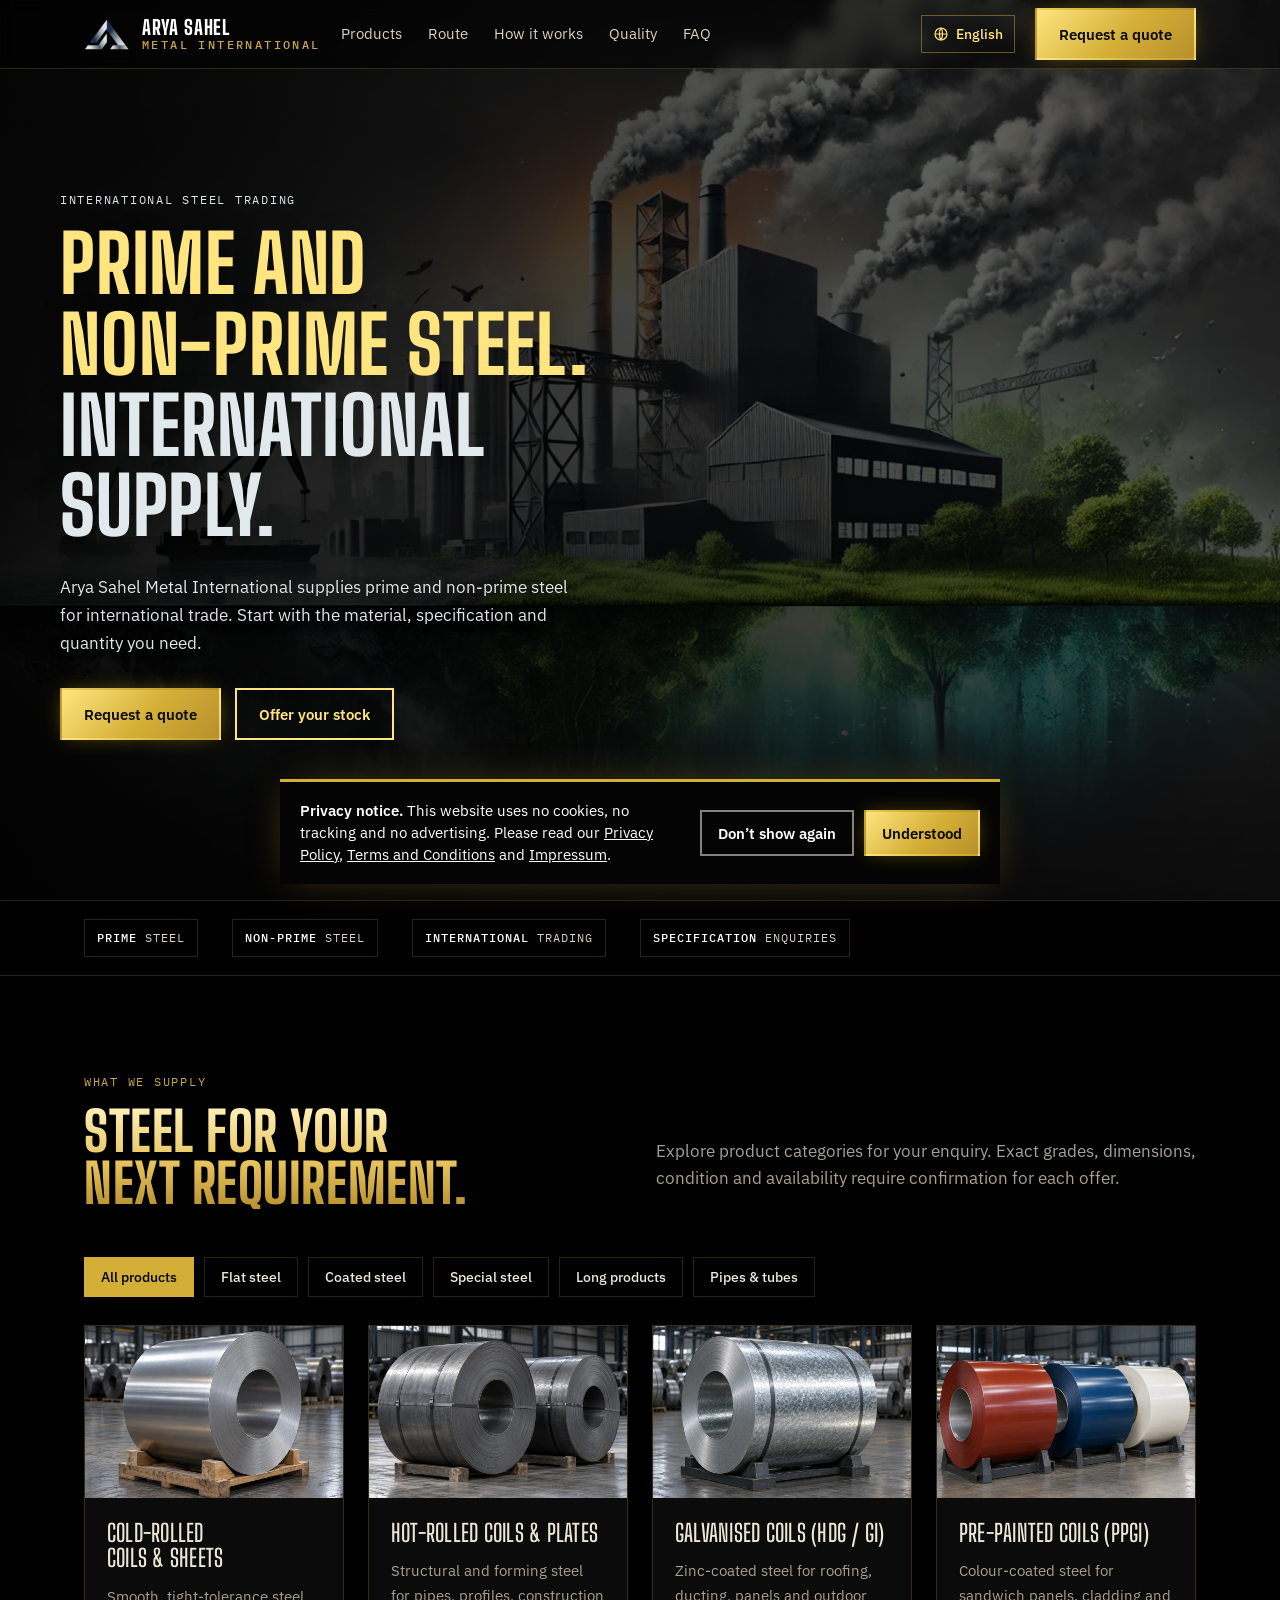
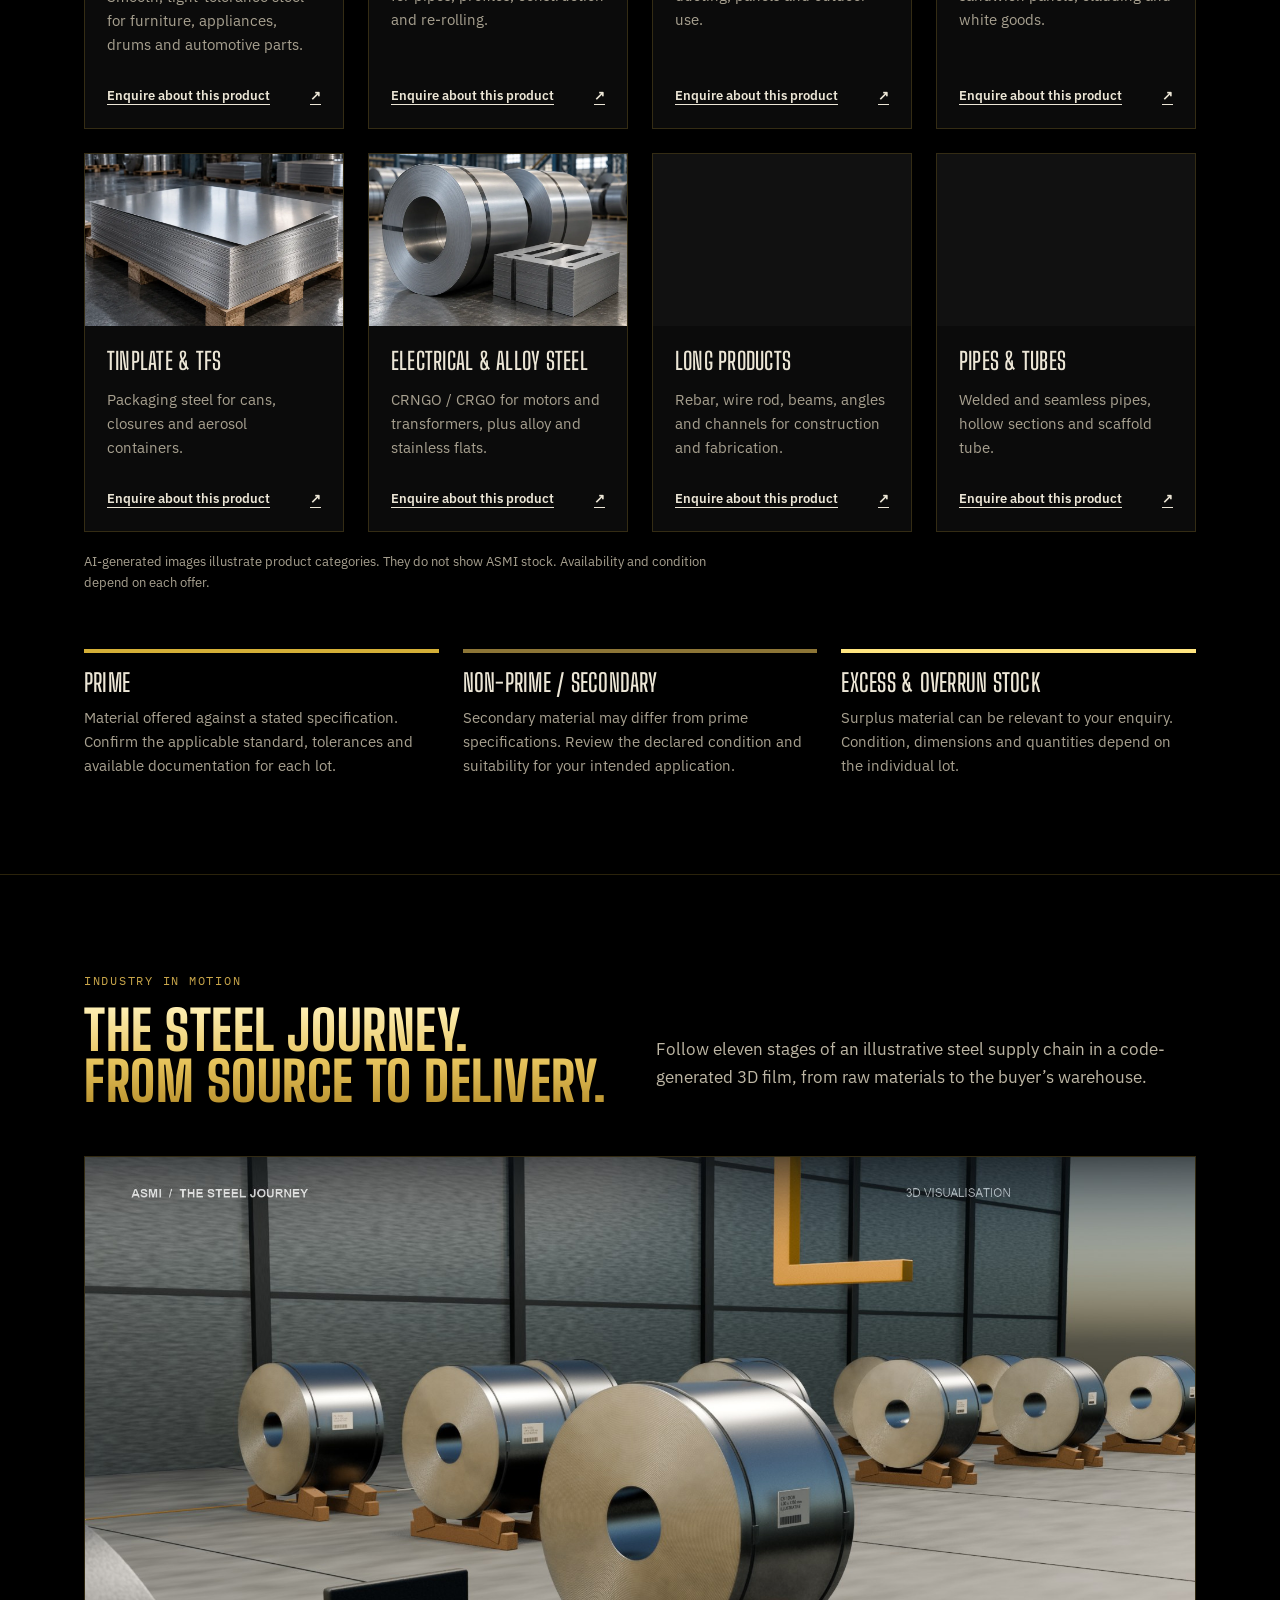
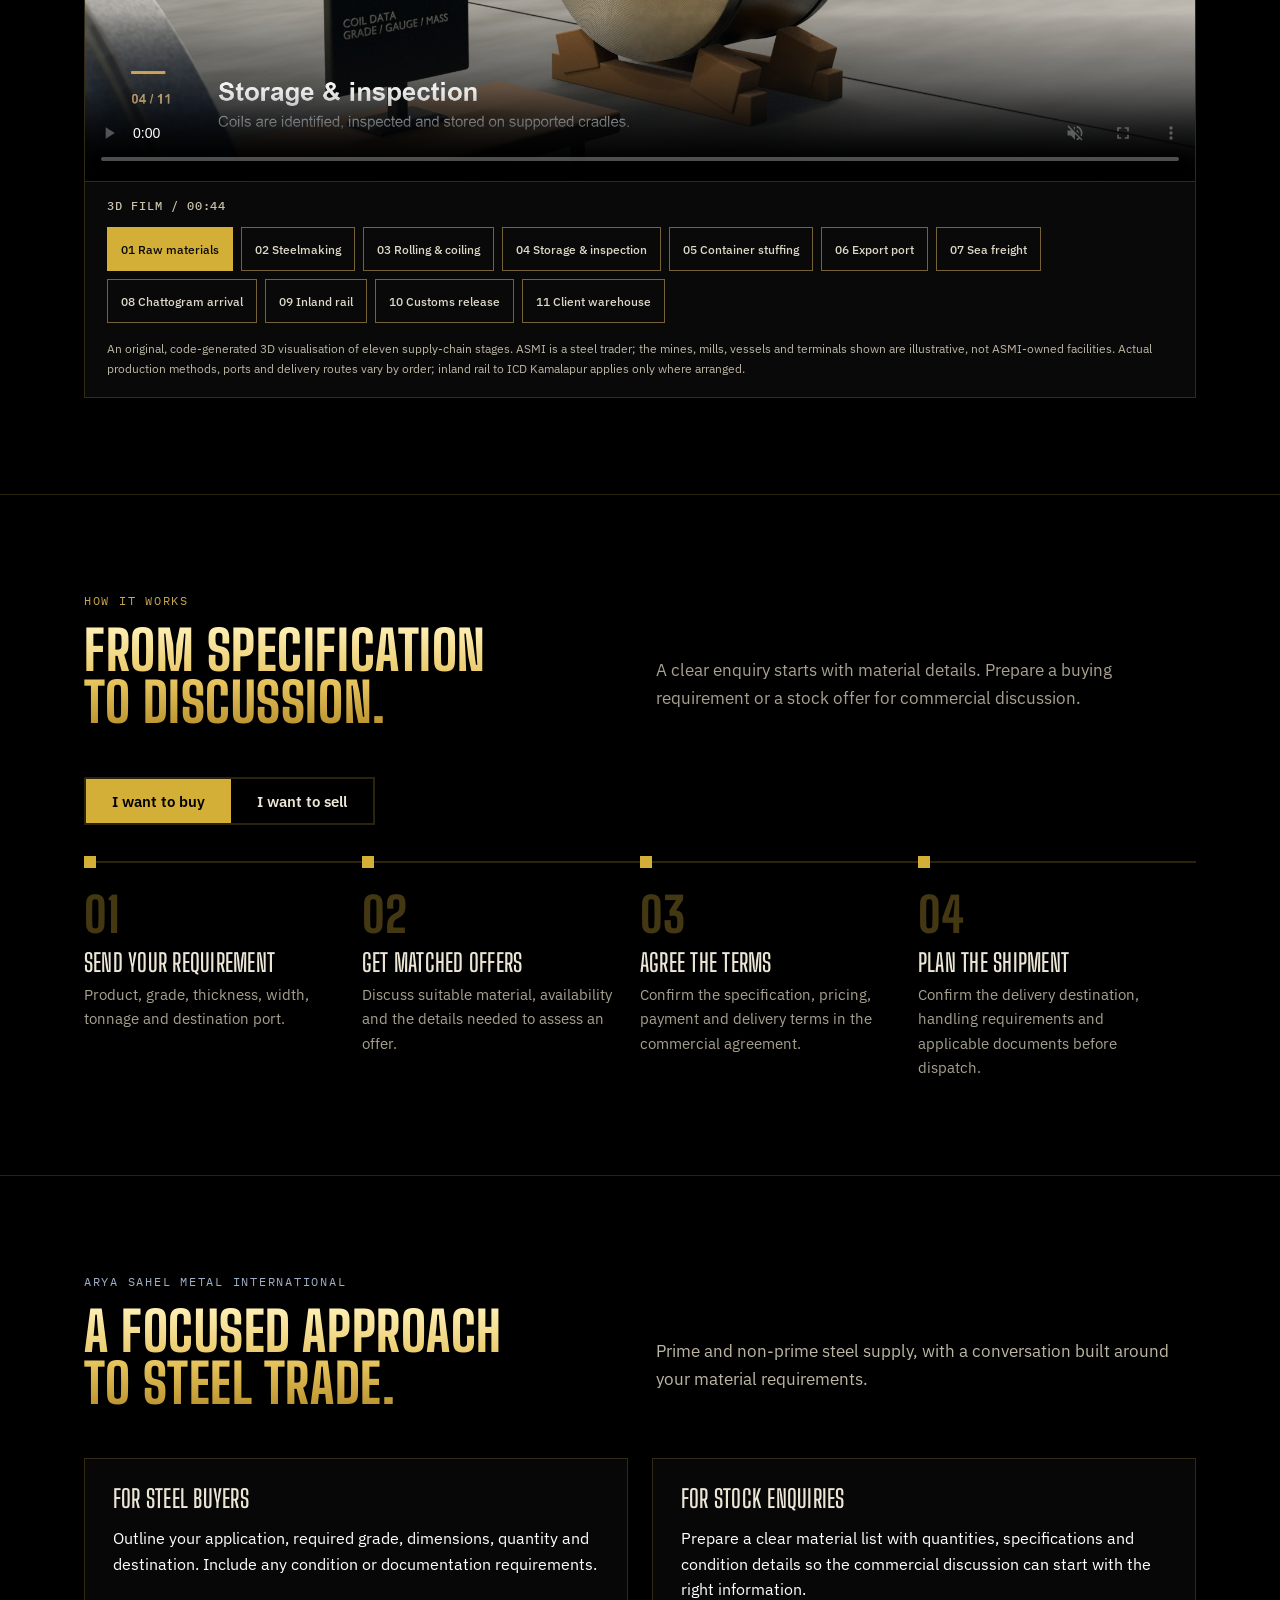
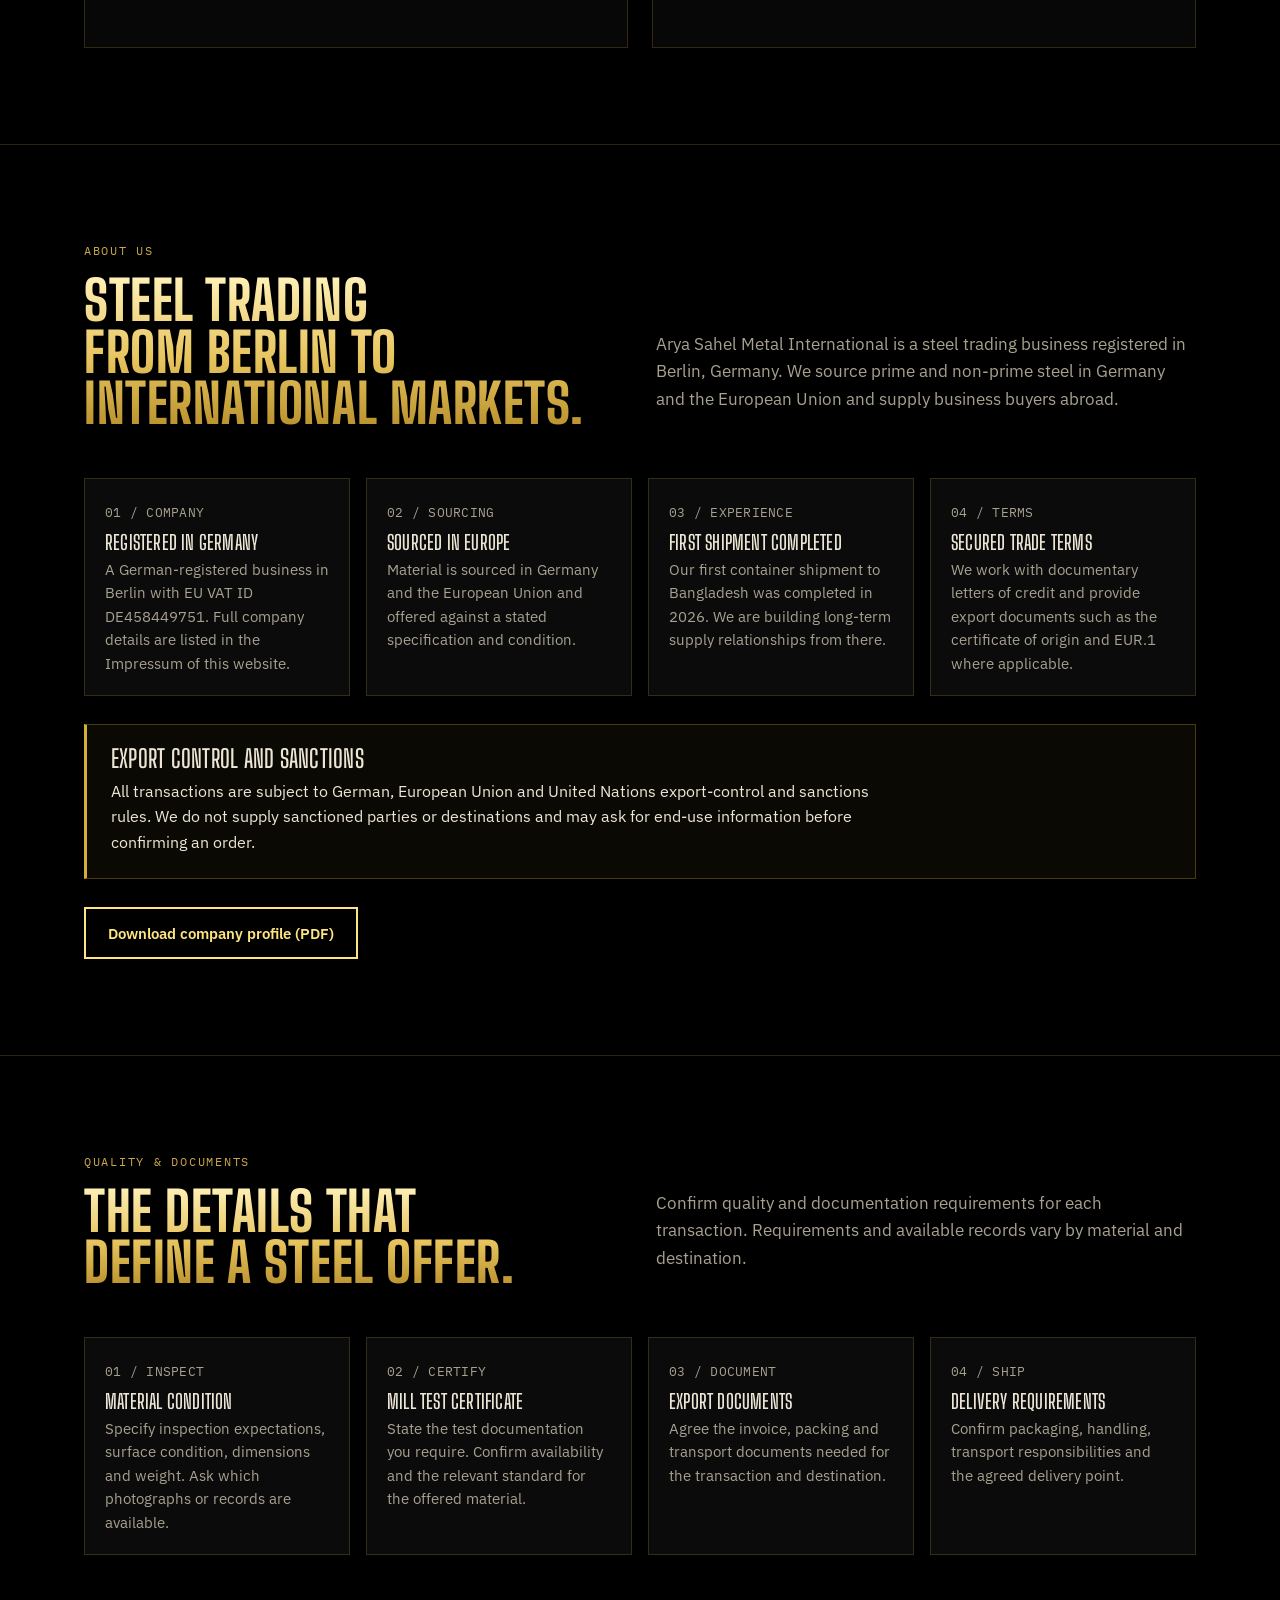
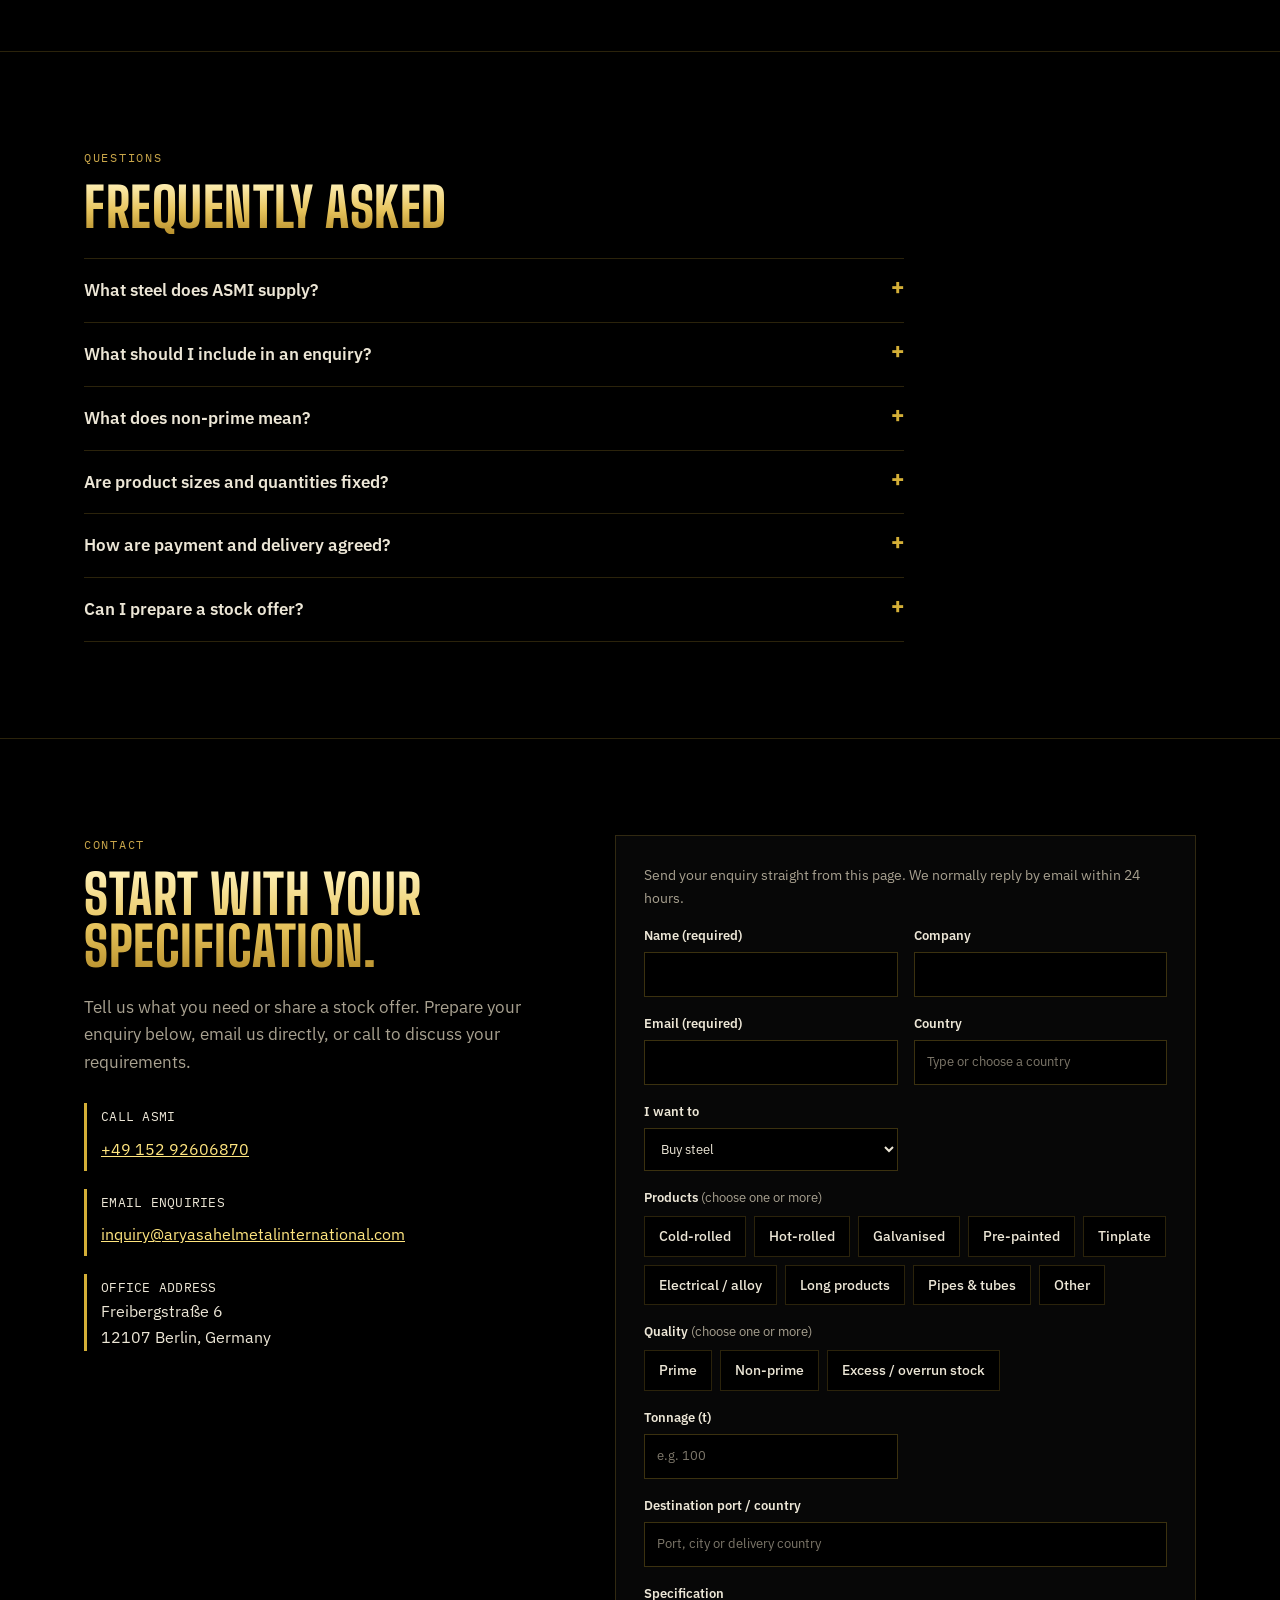
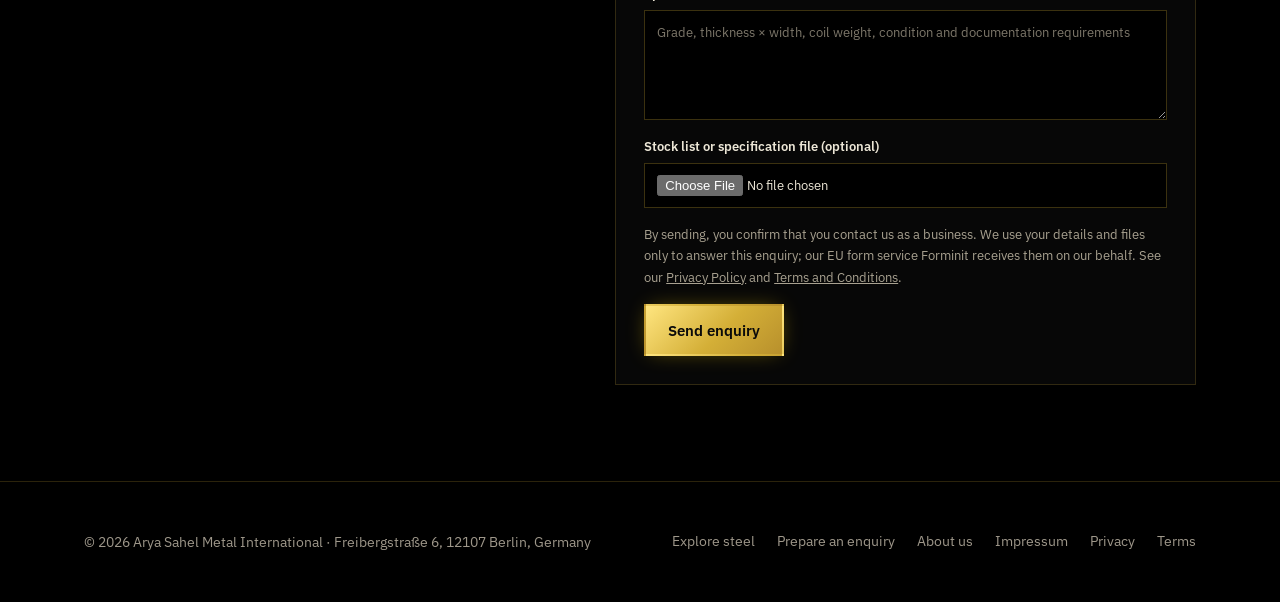
<file: index.html>
<!DOCTYPE html>
<html lang="en">
<head>
<meta charset="utf-8">
<meta name="viewport" content="width=device-width, initial-scale=1">
<title>Arya Sahel Metal International | Prime &amp; Non-Prime Steel</title>
<meta name="description" content="Arya Sahel Metal International. International trading and supply of prime and non-prime steel. Explore materials and prepare your steel enquiry.">
<meta name="referrer" content="strict-origin-when-cross-origin">
<meta name="theme-color" content="#000000">
<link rel="apple-touch-icon" href="apple-touch-icon.png">
<link rel="icon" href="favicon.ico" sizes="any">
<link rel="stylesheet" href="fonts/fonts.css">
<style>
/* Layout idea: a cold-rolled mill floor. Navy hero with a rotating coil cross-section and a coil tag,
   then light "plate" sections ruled like a spec sheet. One heat-amber accent for actions only. */
:root{
  --navy:#16263F;      /* logo navy, hero + ink */
  --steel:#5C6B7E;     /* brushed steel grey, secondary text */
  --plate:#EDF0F4;     /* cold plate background */
  --sheet:#FFFFFF;     /* cards */
  --rule:#C9D1DB;      /* spec-sheet rules */
  --heat:#E8892B;      /* furnace amber, actions only */
  --display:"Big Shoulders Display", "Arial Narrow", Impact, sans-serif;
  --body:"IBM Plex Sans", "Helvetica Neue", Arial, sans-serif;
  --mono:"IBM Plex Mono", ui-monospace, Menlo, monospace;
  color-scheme: light;
}
*{box-sizing:border-box}
html{scroll-behavior:smooth}
body{margin:0;background:var(--plate);color:var(--navy);font:16px/1.6 var(--body)}
img{max-width:100%;display:block}
a{color:inherit}
:focus-visible{outline:3px solid var(--heat);outline-offset:3px}
.wrap{max-width:1160px;margin:0 auto;padding:0 24px}
h1,h2,h3{font-family:var(--display);text-transform:uppercase;letter-spacing:.01em;line-height:.95;text-wrap:balance;margin:0}
h2{font-size:clamp(2.2rem,4.5vw,3.4rem);font-weight:800}
h3{font-size:1.55rem;font-weight:600}
.mono{font-family:var(--mono);font-size:.82rem;letter-spacing:.02em}
.eyebrow{font-family:var(--mono);font-size:.78rem;letter-spacing:.14em;text-transform:uppercase;color:var(--steel);margin:0 0 14px}
.lead{max-width:62ch;color:var(--steel);font-size:1.08rem}
.btn{display:inline-flex;align-items:center;gap:10px;padding:14px 22px;font:600 .95rem var(--body);text-decoration:none;border:2px solid transparent;cursor:pointer;transition:transform .15s, background .15s}
.btn:hover{transform:translateY(-2px)}
.btn-heat{background:var(--heat);color:var(--navy)}
.btn-ghost{border-color:currentColor;background:transparent;color:inherit}

/* nav */
header.top{position:sticky;top:0;z-index:10;background:var(--navy);color:#fff;border-bottom:1px solid #2A3D5C}
.nav{display:flex;align-items:center;justify-content:space-between;gap:20px;height:68px}
.brand{display:flex;align-items:center;gap:12px;text-decoration:none}
.brand img{width:46px}
.brand span{font-family:var(--display);font-weight:800;font-size:1.25rem;letter-spacing:.04em;text-transform:uppercase;line-height:1}
.brand small{display:block;font:500 .62rem var(--mono);letter-spacing:.2em;color:#9FB0C6}
.nav ul{display:flex;gap:26px;list-style:none;margin:0;padding:0;font-size:.92rem}
.nav ul a{text-decoration:none;color:#C9D4E3}
.nav ul a:hover{color:#fff}
@media (max-width:820px){.nav ul{display:none}}

/* hero */
.hero{background:var(--navy);color:#fff;overflow:hidden;position:relative}
.hero::after{content:"";position:absolute;inset:0;background:repeating-linear-gradient(90deg,transparent 0 3px,rgba(255,255,255,.018) 3px 4px);pointer-events:none}
.hero-grid{display:grid;grid-template-columns:1.1fr .9fr;gap:40px;align-items:center;padding:72px 0 80px;position:relative;z-index:1}
.hero h1{font-size:clamp(3rem,7.4vw,6rem);font-weight:800}
.hero h1 em{font-style:normal;color:transparent;-webkit-text-stroke:1.5px #AFC0D6}
.hero p.lead{color:#B9C6D8;margin:26px 0 32px}
.hero .actions{display:flex;flex-wrap:wrap;gap:14px}
.coil-stage{position:relative;aspect-ratio:1;max-width:460px;justify-self:center;width:100%}
#coil{width:100%;height:100%}
.tag{position:absolute;right:-6px;bottom:8%;background:#F7F4EA;color:#1A1A1A;width:230px;padding:14px 16px 12px;font-family:var(--mono);font-size:.72rem;line-height:1.55;box-shadow:0 18px 40px rgba(0,0,0,.35);transform:rotate(-3deg);border-top:6px solid var(--heat)}
.tag b{font-family:var(--display);font-size:1.15rem;letter-spacing:.04em;display:block;margin-bottom:6px}
.tag .row{display:flex;justify-content:space-between;border-bottom:1px dashed #BDB7A6;padding:2px 0}
.tag .bars{height:26px;margin-top:8px;background:repeating-linear-gradient(90deg,#1A1A1A 0 2px,transparent 2px 4px,#1A1A1A 4px 5px,transparent 5px 8px,#1A1A1A 8px 11px,transparent 11px 12px)}
@media (max-width:860px){.hero-grid{grid-template-columns:1fr;padding:48px 0 56px}.coil-stage{max-width:360px}.tag{right:0}}

/* terms strip */
.terms{background:#0F1C30;color:#9FB0C6}
.terms .wrap{display:flex;flex-wrap:wrap;gap:10px 34px;padding:18px 24px;font-family:var(--mono);font-size:.78rem;letter-spacing:.08em;text-transform:uppercase}
.terms b{color:#fff;font-weight:500}

section.block{padding:96px 0;border-bottom:1px solid var(--rule)}
.head{display:grid;grid-template-columns:1fr 1fr;gap:32px;align-items:end;margin-bottom:48px}
@media (max-width:820px){.head{grid-template-columns:1fr}}

/* products */
.products{display:grid;grid-template-columns:repeat(auto-fill,minmax(250px,1fr));gap:1px;background:var(--rule);border:1px solid var(--rule)}
.prod{background:var(--sheet);padding:26px 24px 24px;display:flex;flex-direction:column;gap:12px;transition:background .2s}
.prod:hover{background:#F6F8FB}
.prod .code{font-family:var(--mono);font-size:.72rem;color:var(--steel);display:flex;justify-content:space-between}
.prod p{margin:0;color:var(--steel);font-size:.94rem}
.prod dl{margin:auto 0 0;display:grid;grid-template-columns:auto 1fr;gap:4px 14px;font-family:var(--mono);font-size:.76rem;border-top:1px solid var(--rule);padding-top:12px}
.prod dt{color:var(--steel)}
.prod dd{margin:0;font-variant-numeric:tabular-nums}
.swatch{height:6px;margin:-26px -24px 8px}

/* grades */
.grades{display:grid;grid-template-columns:repeat(3,1fr);gap:24px;margin-top:56px}
@media (max-width:820px){.grades{grid-template-columns:1fr}}
.grade{border-top:4px solid var(--navy);padding-top:18px}
.grade.np{border-color:var(--steel)}
.grade.ex{border-color:var(--heat)}
.grade p{color:var(--steel);margin:10px 0 0;font-size:.95rem}

/* how it works */
.tabs{display:flex;gap:0;border:2px solid var(--navy);width:max-content;margin-bottom:36px}
.tabs button{font:600 .95rem var(--body);padding:12px 26px;background:transparent;border:0;color:var(--navy);cursor:pointer}
.tabs button[aria-selected="true"]{background:var(--navy);color:#fff}
.steps{display:grid;grid-template-columns:repeat(4,1fr);gap:0;counter-reset:s;list-style:none;padding:0;margin:0}
.steps li{position:relative;padding:28px 24px 0 0;border-top:2px solid var(--navy)}
.steps li::before{counter-increment:s;content:"0" counter(s);font-family:var(--display);font-weight:800;font-size:3rem;line-height:1;color:var(--rule);display:block;margin-bottom:12px}
.steps li::after{content:"";position:absolute;top:-7px;left:0;width:12px;height:12px;background:var(--heat)}
.steps p{color:var(--steel);margin:8px 0 0;font-size:.95rem}
@media (max-width:820px){.steps{grid-template-columns:1fr 1fr;row-gap:36px}}
@media (max-width:480px){.steps{grid-template-columns:1fr}}
[hidden]{display:none!important}

/* why */
.why{background:var(--navy);color:#fff}
.why .lead{color:#B9C6D8}
.compare{display:grid;grid-template-columns:1fr 1fr;gap:24px}
@media (max-width:820px){.compare{grid-template-columns:1fr}}
.compare div{padding:28px;border:1px solid #2F4566}
.compare .with{border-color:var(--heat);background:#1C3050}
.compare ul{list-style:none;padding:0;margin:16px 0 0;display:grid;gap:12px}
.compare li{padding-left:26px;position:relative;color:#C9D4E3}
.compare .without li::before{content:"\00D7";position:absolute;left:0;color:#7F8FA6;font-weight:600}
.compare .with li::before{content:"";position:absolute;left:2px;top:.55em;width:10px;height:10px;background:var(--heat)}

/* quality */
.docs{display:grid;grid-template-columns:repeat(auto-fill,minmax(220px,1fr));gap:16px}
.doc{background:var(--sheet);border:1px solid var(--rule);padding:20px}
.doc .mono{color:var(--steel)}
.doc h3{font-size:1.25rem;margin:8px 0 6px}
.doc p{margin:0;color:var(--steel);font-size:.92rem}

/* faq */
.faq{max-width:820px}
details{border-top:1px solid var(--rule);padding:18px 0}
details:last-child{border-bottom:1px solid var(--rule)}
summary{cursor:pointer;font-weight:600;font-size:1.05rem;list-style:none;display:flex;justify-content:space-between;gap:20px}
summary::after{content:"+";font-family:var(--mono);color:var(--heat);font-size:1.3rem;line-height:1}
details[open] summary::after{content:"\2212"}
details p{color:var(--steel);margin:12px 0 0;max-width:68ch}

/* contact */
.contact-grid{display:grid;grid-template-columns:.9fr 1.1fr;gap:56px}
@media (max-width:860px){.contact-grid{grid-template-columns:1fr}}
form{display:grid;grid-template-columns:1fr 1fr;gap:16px;background:var(--sheet);padding:28px;border:1px solid var(--rule)}
form .full{grid-column:1/-1}
label{display:grid;gap:6px;font-size:.82rem;font-weight:600}
input,select,textarea{font:inherit;font-weight:400;padding:11px 12px;border:1px solid var(--rule);background:var(--plate);color:var(--navy);width:100%}
textarea{min-height:110px;resize:vertical}
@media (max-width:520px){form{grid-template-columns:1fr}}
.notice{grid-column:1/-1;background:#FFF6EC;border-left:4px solid var(--heat);padding:14px 16px;font-size:.92rem}
.notice pre{white-space:pre-wrap;font:.78rem/1.5 var(--mono);margin:10px 0}
.facts{display:grid;gap:18px;margin-top:28px}
.facts div{border-left:3px solid var(--navy);padding-left:14px}

footer{background:#0F1C30;color:#8FA1B9;padding:40px 0;font-size:.88rem}
footer .wrap{display:flex;flex-wrap:wrap;gap:20px;justify-content:space-between;align-items:center}
footer nav{display:flex;gap:22px}
footer a{text-decoration:none}
footer a:hover{color:#fff}
@media (prefers-reduced-motion:reduce){*{transition:none!important;scroll-behavior:auto!important}}
section[id]{scroll-margin-top:85px}.hero h1{font-size:clamp(2.8rem,6.4vw,5.3rem)}.tag{font-size:.68rem} .notice{overflow-wrap:anywhere} @media(max-width:520px){.nav{height:auto;min-height:72px;gap:10px}.brand span{font-size:1rem}.brand img{width:34px}.nav>.btn{font-size:.75rem;padding:10px}.wrap{padding-left:18px;padding-right:18px}.hero-grid{gap:20px}.tag{width:210px}section.block{padding:64px 0}.compare div{padding:22px}form{padding:20px}.brand small{font-size:.53rem}}

/* Industrial background supplied by ASMI. */
header.top{position:absolute;inset:0 0 auto;background:rgba(12,18,23,.35);border-bottom:1px solid rgba(255,255,255,.16);backdrop-filter:blur(8px)}
.hero{background:#24272a url('industrial-background.webp') center center/cover no-repeat;min-height:100svh;display:flex;align-items:center}
.hero::after{background:linear-gradient(90deg,rgba(10,17,23,.88) 0%,rgba(10,17,23,.64) 30%,rgba(10,17,23,.12) 67%,rgba(10,17,23,.08) 100%),linear-gradient(0deg,rgba(10,17,23,.45),transparent 35%)}
.hero-grid{display:block;width:100%;padding-top:155px;padding-bottom:125px;min-height:780px}
.hero-grid>div{max-width:620px}
.hero h1{font-size:clamp(3.1rem,6.2vw,5.4rem);line-height:1.02;text-shadow:0 2px 24px rgba(0,0,0,.25)}
.hero h1 em{color:#e2e9ed;-webkit-text-stroke:0}
.hero p.lead{max-width:510px;color:#e0e5e8;text-shadow:0 2px 8px #111}
.hero .eyebrow{color:#e0e5e8!important}
.terms{background:#182126}
.why{position:relative;background:linear-gradient(90deg,rgba(13,23,30,.94),rgba(13,23,30,.8)),url('industrial-background.webp') center 65%/cover}
.why .compare div{background:rgba(20,32,42,.7)}
@media(max-width:860px){.hero{background-position:60% center}.hero::after{background:linear-gradient(90deg,rgba(10,17,23,.86),rgba(10,17,23,.4)),linear-gradient(0deg,rgba(10,17,23,.35),transparent)}.hero-grid{min-height:800px;padding-top:150px;padding-bottom:100px}.hero-grid>div{max-width:590px}}
@media(max-width:520px){.hero{background-position:57% center;min-height:850px}.hero-grid{min-height:850px;padding-top:142px;padding-bottom:80px}.hero h1{font-size:3.25rem}.hero p.lead{font-size:1rem}.nav>.btn{font-size:.7rem}.hero .actions{gap:12px}.hero::after{background:linear-gradient(90deg,rgba(10,17,23,.84),rgba(10,17,23,.42))}}

.sr-only{position:absolute;width:1px;height:1px;padding:0;overflow:hidden;clip:rect(0,0,0,0);white-space:nowrap;border:0}
.skip-link{position:fixed;left:16px;top:-100px;z-index:100;background:white;color:#16263f;padding:12px}.skip-link:focus{top:10px}
.products{grid-template-columns:repeat(4,minmax(0,1fr));gap:24px;background:transparent;border:0;align-items:stretch}
.prod{padding:0;border:1px solid var(--rule);overflow:hidden;gap:0}.prod>img{width:100%;height:auto;aspect-ratio:3/2;object-fit:cover;background:#26313a;transition:transform .3s}.prod:hover>img{transform:scale(1.025)}
.prod-body{padding:22px;display:flex;flex:1;flex-direction:column;gap:14px}.prod h3{font-size:1.5rem;line-height:1.05}.product-enquiry{font-size:.84rem;font-weight:600;margin-top:auto;padding-top:14px;text-underline-offset:4px;display:flex;justify-content:space-between;gap:12px}
.product-filters{display:flex;flex-wrap:wrap;gap:10px;margin-bottom:28px}.product-filters button{border:1px solid var(--rule);background:transparent;padding:10px 16px;color:var(--navy);font:500 .88rem var(--body);cursor:pointer}.product-filters button[aria-pressed=true]{background:var(--navy);color:#fff;border-color:var(--navy)}.image-note{font-size:.8rem;color:var(--steel);margin-top:20px;max-width:80ch}.menu-toggle{display:none}
@media(max-width:1000px){.products{grid-template-columns:repeat(2,minmax(0,1fr))}}
@media(max-width:820px){.menu-toggle{display:block;border:1px solid #8293a5;color:#fff;background:transparent;padding:9px;font:500 .8rem var(--body);margin-left:auto}.nav{position:relative;gap:10px}.nav ul.open{display:flex;position:absolute;top:100%;left:0;right:0;background:#122033;padding:18px;flex-direction:column;box-shadow:0 20px 30px #0004}.nav ul a{display:block;padding:8px}}
@media(max-width:520px){.products{grid-template-columns:1fr;gap:22px}.prod-body{padding:22px}.prod>img{aspect-ratio:16/10}.product-filters{gap:8px}.product-filters button{padding:9px 12px;font-size:.8rem}.brand span{font-size:.85rem}.brand small{font-size:.45rem}.brand{gap:7px}.brand img{width:29px}.nav>.btn{padding:10px 9px;font-size:.65rem}.menu-toggle{padding:8px;font-size:.72rem}.hero .actions>.btn{font-size:.85rem;padding:13px 16px}}

/* hero tags as actions */
.terms a{color:#C9D4E3;text-decoration:none;padding:8px 12px;border:1px solid rgba(255,255,255,.16);transition:border-color .15s,color .15s,background .15s}
.terms a:hover,.terms a:focus-visible{border-color:var(--heat);color:#fff;background:rgba(232,137,43,.08)}
.grade.flash{animation:flash 1.4s ease}
@keyframes flash{0%,100%{background:transparent}25%{background:rgba(232,137,43,.16)}}
/* multi-choice chips */
fieldset.chips{border:0;margin:0;padding:0;display:flex;flex-wrap:wrap;gap:8px;min-width:0}
fieldset.chips legend{font-size:.82rem;font-weight:600;padding:0;margin:0 0 8px;width:100%}
fieldset.chips legend small{font-weight:400;color:var(--steel)}
label.chip{display:inline-flex;position:relative;gap:0;font-weight:500}
label.chip input{position:absolute;inset:0;width:100%;height:100%;margin:0;opacity:0;cursor:pointer;padding:0}
label.chip span{display:inline-flex;align-items:center;gap:6px;min-height:40px;padding:8px 14px;border:1px solid var(--rule);background:var(--plate);font-size:.88rem}
label.chip input:checked+span{background:var(--navy);border-color:var(--navy);color:#fff}
label.chip input:checked+span::before{content:"\2713";color:var(--heat)}
label.chip input:focus-visible+span{outline:3px solid var(--heat);outline-offset:2px}
/* 3D route */
.journey{background:#0F1C30;color:#fff}
.journey .lead{color:#B9C6D8}
.journey .eyebrow{color:#9FB0C6}
.route-stage{position:relative;border:1px solid #2A3D5C;background:linear-gradient(#18304f,#0d1a2c);aspect-ratio:16/8;min-height:320px;overflow:hidden}
.route-stage canvas{display:block;width:100%;height:100%;cursor:grab}
.route-stage canvas:active{cursor:grabbing}
.route-labels{position:absolute;inset:0;pointer-events:none}
.route-labels span{position:absolute;transform:translate(-50%,-100%);font:500 .7rem var(--mono);letter-spacing:.06em;text-transform:uppercase;background:rgba(15,28,48,.82);color:#C9D4E3;padding:4px 8px;border:1px solid #2F4566;white-space:nowrap;transition:background .2s,color .2s,border-color .2s}
.route-labels span.on{background:var(--heat);color:var(--navy);border-color:var(--heat)}
.route-hud{position:absolute;left:16px;right:16px;bottom:14px;display:flex;align-items:center;gap:12px}
.route-hud button{font:600 .85rem var(--body);padding:9px 16px;background:var(--heat);color:var(--navy);border:0;cursor:pointer;min-height:40px}
.route-bar{flex:1;height:4px;background:rgba(255,255,255,.15)}
.route-bar i{display:block;height:100%;width:0;background:var(--heat)}
.route-fallback{position:absolute;inset:0;display:none;place-items:center;color:#9FB0C6;font:.9rem var(--mono);padding:24px;text-align:center}
.route-stage.no3d canvas,.route-stage.no3d .route-labels{display:none}
.route-stage.no3d .route-fallback{display:grid}
.route-steps{list-style:none;margin:28px 0 0;padding:0;display:grid;grid-template-columns:repeat(auto-fit,minmax(150px,1fr));gap:10px;counter-reset:r}
.route-steps li{counter-increment:r}
.route-steps .route-step{all:unset;box-sizing:border-box;display:block;width:100%;height:100%;padding:14px 12px;border-top:3px solid #2F4566;color:#B9C6D8}
.route-steps .route-step::before{content:counter(r,decimal-leading-zero);display:block;font:800 1.6rem var(--display);color:#3B5275;margin-bottom:6px}
.route-steps b{display:block;color:#fff;font-weight:600;font-size:.92rem;margin-bottom:4px}
.route-steps small{font-size:.8rem;line-height:1.45}
.route-steps .route-step[aria-current=step]{border-color:var(--heat);background:rgba(232,137,43,.07)}
.route-steps .route-step[aria-current=step]::before{color:var(--heat)}
.route-steps .route-step:focus-visible{outline:3px solid var(--heat);outline-offset:2px}
.route-note{margin:18px 0 0;font-size:.82rem;color:#8FA1B9}
@media (max-width:980px){.route-steps{grid-template-columns:repeat(4,1fr)}}
@media (max-width:560px){.route-steps{grid-template-columns:1fr 1fr}.route-stage{aspect-ratio:1/1}.route-labels span{font-size:.6rem;padding:3px 6px}}
/* larger tap targets */
.facts a,footer nav a{display:inline-block;padding:8px 0;min-height:40px}
.agree{margin:0;font-size:.84rem;color:var(--steel)}
.consent{position:fixed;left:16px;right:16px;bottom:16px;z-index:60;max-width:720px;margin:0 auto;background:var(--navy);color:#fff;padding:18px 20px;display:flex;flex-wrap:wrap;gap:14px 20px;align-items:center;justify-content:space-between;box-shadow:0 18px 50px rgba(0,0,0,.35);border-top:3px solid var(--heat)}
.consent p{margin:0;flex:1 1 320px;font-size:.92rem;line-height:1.5}.consent a{color:#fff}.consent-btns{display:flex;gap:10px;flex-wrap:wrap}.consent .btn{padding:11px 16px}.consent .btn-ghost{color:#fff;border-color:rgba(255,255,255,.5)}
.copy-mail{font:inherit;color:inherit;text-decoration:underline;background:none;border:0;padding:0;cursor:pointer}
/* polish: mobile sizes, small screens, tap targets */
.nav ul a{display:inline-block;padding:10px 0}
fieldset.chips legend small{font-size:.82rem}
.contact-grid>*{min-width:0}.facts a{overflow-wrap:anywhere}
footer nav{flex-wrap:wrap;gap:6px 22px}
@media(max-width:520px){.brand small{font-size:.58rem;letter-spacing:.12em}.menu-toggle{font-size:.9rem!important;padding:10px 12px!important}.nav>.btn{font-size:.85rem!important;padding:11px 14px!important}}
@media(max-width:560px){.route-stage{min-height:0;width:100%}}
@media(max-width:360px){.route-steps{grid-template-columns:minmax(0,1fr)!important}.nav>.btn{display:none}}
/* ===== Dark & gold theme (about 95% black, 5% gold) ===== */
:root{--ink:#ECE6D6;--gold:#D4AF37;--gold-hi:#FFE57F;--plate:#050505;--sheet:#0B0B0B;--rule:rgba(212,175,55,.2);--steel:#A8A190;--heat:#D4AF37;color-scheme:dark}
html{background:#000}
body{background:#000;color:var(--ink)}
h1,h2{color:var(--gold-hi)}
h2{background:linear-gradient(180deg,#FFF1B8 0%,#E6C35C 55%,#B8902C 100%);-webkit-background-clip:text;background-clip:text;color:transparent}
h3{color:var(--ink)}
.eyebrow{color:#C9A64A}
.btn-heat{background:linear-gradient(135deg,#FFE57F,#D4AF37 55%,#B8902C);color:#0A0A0A;box-shadow:0 0 22px -6px rgba(255,215,0,.45)}
.btn-ghost{color:var(--gold-hi)}
header.top{background:rgba(0,0,0,.55);border-bottom-color:rgba(212,175,55,.22)}
.nav ul a{color:#D9D2BF}.nav ul a:hover{color:var(--gold-hi)}
.brand small{color:#C9A64A}
.menu-toggle{border-color:rgba(212,175,55,.45);color:var(--gold-hi)}
.nav ul.open{background:#070707;border-bottom:1px solid var(--rule)}
.hero::after{background:linear-gradient(90deg,rgba(0,0,0,.9),rgba(0,0,0,.45)),linear-gradient(0deg,rgba(0,0,0,.55),transparent)!important}
.terms,.journey,footer{background:#000}
.terms{border-top:1px solid var(--rule);border-bottom:1px solid var(--rule)}
.terms a{color:#D9D2BF;border-color:var(--rule)}
section.block{background:#000;border-bottom-color:var(--rule)}
.why{background:linear-gradient(90deg,rgba(0,0,0,.95),rgba(0,0,0,.82)),url('industrial-background.webp') center 65%/cover}
.why .compare div{background:rgba(10,10,10,.75);border-color:var(--rule)}
.compare .with{border-color:var(--gold);background:rgba(212,175,55,.06)}
.compare li{color:#D9D2BF}
.prod{background:var(--sheet);border-color:var(--rule)}
.prod:hover{background:#111008}
.prod>img{background:#111}
.product-filters button{color:var(--ink);border-color:var(--rule)}
.product-filters button[aria-pressed=true]{background:var(--gold);color:#000;border-color:var(--gold)}
.tabs{border-color:var(--rule)}
.tabs button{color:var(--ink)}
.tabs button[aria-selected="true"]{background:var(--gold);color:#000}
.grade{border-top-color:var(--gold)}.grade.np{border-color:#8C7536}.grade.ex{border-color:var(--gold-hi)}
.steps li{border-top-color:var(--rule)}
.steps li::before{color:rgba(212,175,55,.32)}
.doc{background:var(--sheet);border-color:var(--rule)}
form{background:rgba(8,8,8,.92);border-color:var(--rule)}
input,select,textarea{background:#000;color:var(--ink);border-color:rgba(212,175,55,.28)}
input:focus,select:focus,textarea:focus{border-color:var(--gold);outline:none;box-shadow:0 0 0 2px rgba(212,175,55,.25)}
::placeholder{color:#7d776a}
label.chip span{background:#000;border-color:var(--rule)}
label.chip input:checked+span{background:rgba(212,175,55,.16);border-color:var(--gold);color:var(--gold-hi)}
label.chip input:checked+span::before{color:var(--gold-hi)}
.notice{background:rgba(212,175,55,.08);color:var(--ink);border-left-color:var(--gold)}
.facts div{border-left-color:var(--gold)}
.facts a{color:var(--gold-hi)}
footer{color:#9E978A;border-top:1px solid var(--rule)}
footer a:hover{color:var(--gold-hi)}
.consent{background:rgba(5,5,5,.96);border-top-color:var(--gold);box-shadow:0 0 40px -10px rgba(212,175,55,.35)}
.route-stage{border-color:var(--rule);background:linear-gradient(#0d0d0d,#000)}
.route-steps .route-step{border-top-color:rgba(212,175,55,.18);color:#BDB6A4}
.route-steps .route-step::before{color:rgba(212,175,55,.35)}
.route-steps .route-step[aria-current=step]{border-color:var(--gold);background:rgba(212,175,55,.07)}
.route-steps .route-step[aria-current=step]::before{color:var(--gold-hi)}
.route-labels span{background:rgba(0,0,0,.8);border-color:var(--rule);color:#D9D2BF}
.route-labels span.on{background:var(--gold);color:#000;border-color:var(--gold)}
.route-hud button,.route-bar i{background:var(--gold)}
.journey .eyebrow{color:#C9A64A}.journey .lead,.why .lead{color:#BDB6A4}
:focus-visible{outline-color:var(--gold-hi)}
/* the interactive gold layer: drawn over the page in "screen" mode, so black adds nothing and only gold light shows */
@media(max-width:520px){.nav>.btn{white-space:nowrap;padding:10px 12px!important;font-size:.8rem!important}.brand small{white-space:nowrap;letter-spacing:.08em}.brand span{font-size:1.05rem}}
#gold-void{position:fixed;inset:0;width:100vw;height:100vh;z-index:5;pointer-events:none;mix-blend-mode:screen}

/* Offline-rendered 3D film: native playback and eleven accessible chapters. */
.trade-film{position:relative;z-index:6;margin:0;border:1px solid var(--rule,#393323);background:#090909}
.trade-film-frame{position:relative;background:#090909;aspect-ratio:16/9;overflow:hidden}
.trade-film video{display:block;width:100%;height:100%;object-fit:contain;background:#090909}
.film-heading{display:none;position:absolute;inset:0 0 auto;padding:24px 28px 50px;background:linear-gradient(rgba(0,0,0,.78),transparent);pointer-events:none;color:#fff}
.film-heading span{display:block;font:500 .65rem var(--mono);letter-spacing:.16em;color:#e4ca7d;margin-bottom:9px}
.film-heading strong{font:600 clamp(1.35rem,3vw,2.3rem) var(--display);text-transform:uppercase;letter-spacing:.025em}
.film-toolbar{display:flex;align-items:center;justify-content:space-between;gap:14px;padding:16px 22px;border-top:1px solid var(--rule,#393323);flex-wrap:wrap}
.film-runtime{font:500 .65rem var(--mono);letter-spacing:.08em;color:#c9c1ac}
.film-chapters{display:flex;gap:8px;flex-wrap:wrap}
.film-chapters button{font:500 .78rem var(--body);border:1px solid #756239;background:transparent;color:#ded8c8;padding:9px 13px;min-height:44px;cursor:pointer}
.film-chapters button[aria-pressed=true]{background:#d4af37;color:#090909;border-color:#d4af37}
.film-chapters button:focus-visible,#film-retry:focus-visible{outline:3px solid #fff;outline-offset:3px}
.trade-film figcaption{font-size:.78rem;line-height:1.6;color:#bdb6a4;padding:0 22px 18px}
#film-error{padding:12px 22px;color:#f4d78a;font-size:.9rem}
#film-retry{font:inherit;text-decoration:underline;background:none;border:0;color:inherit;cursor:pointer}
.route-intro{margin-top:36px}.route-intro h3{font:600 clamp(1.5rem,3vw,2.2rem) var(--display);color:#e4cf86;margin:8px 0}
.route-steps .route-step{cursor:default}
@media(max-width:560px){.film-heading{display:none;padding:16px 16px 35px}.film-toolbar{padding:12px 14px}.film-chapters{width:100%}.film-chapters button{flex:1 1 42%;text-align:left}.trade-film figcaption{padding:0 14px 14px}}

/* language switcher + right-to-left support */
.lang{position:relative;margin-inline-start:auto}
.lang-btn{display:inline-flex;align-items:center;gap:7px;background:none;border:1px solid rgba(212,175,55,.45);color:#FFE57F;font:500 .85rem var(--body,inherit);padding:9px 11px;cursor:pointer;white-space:nowrap}
.lang-list{position:absolute;inset-inline-end:0;top:calc(100% + 8px);z-index:70;background:#070707;border:1px solid rgba(212,175,55,.35);padding:6px;display:grid;grid-template-columns:repeat(2,minmax(130px,1fr));gap:2px;max-height:70vh;overflow:auto;box-shadow:0 18px 50px rgba(0,0,0,.6)}
.lang-list[hidden]{display:none}
.lang-list button{background:none;border:0;color:#ECE6D6;font:inherit;font-size:.92rem;text-align:start;padding:10px 12px;cursor:pointer}
.lang-list button:hover,.lang-list button[aria-current=true]{background:rgba(212,175,55,.14);color:#FFE57F}
[dir=rtl] .facts div{border-left:0;border-right:3px solid var(--gold);padding-left:0;padding-right:16px}
[dir=rtl] .hero::after{transform:scaleX(-1)}
.non-latin h1,.non-latin h2,.non-latin .eyebrow,.non-latin .mono{letter-spacing:0;font-family:system-ui,-apple-system,"Segoe UI","Noto Sans",sans-serif;font-weight:800}
.non-latin h1{line-height:1.25}
html,body{overflow-x:clip}
[dir=rtl] input[name=botcheck]{left:auto!important;right:-9999px}
[dir=rtl] .skip-link{left:auto;right:-9999px}
@media(max-width:520px){.nav>.btn{display:none!important}.lang-btn span{display:none}.lang-btn{padding:10px}.lang-list{grid-template-columns:repeat(2,minmax(110px,1fr));position:fixed;inset-inline:12px;top:70px}}
/* --- UI fixes: film chapters on phones, section bar, back to top, language note --- */
.film-count{display:none;font:500 .72rem var(--mono);letter-spacing:.06em;color:#e4ca7d}
.lang-note{margin:0;padding:10px 24px;background:#0b0b0b;border-block:1px solid var(--rule);color:#BDB6A4;font-size:.84rem;text-align:center}
.lang-note[hidden]{display:none}
.to-top{position:fixed;inset-inline-end:18px;bottom:18px;z-index:50;width:46px;height:46px;border:1px solid rgba(212,175,55,.5);background:rgba(5,5,5,.9);color:#FFE57F;font-size:1.2rem;cursor:pointer;opacity:0;pointer-events:none;transition:opacity .2s}
.to-top.show{opacity:1;pointer-events:auto}
.secbar{display:none}
@media(max-width:760px){
  .secbar{display:flex;position:fixed;inset-inline:0;bottom:0;z-index:50;background:rgba(3,3,3,.96);border-top:1px solid rgba(212,175,55,.3);overflow-x:auto;scrollbar-width:none;-webkit-overflow-scrolling:touch;padding-bottom:env(safe-area-inset-bottom)}
  .secbar::-webkit-scrollbar{display:none}
  .secbar a{flex:0 0 auto;padding:14px 15px;min-height:48px;color:#BDB6A4;text-decoration:none;font-size:.84rem;white-space:nowrap;border-top:2px solid transparent;margin-top:-1px}
  .secbar a[aria-current=true]{color:#FFE57F;border-top-color:#D4AF37}
  body{padding-bottom:calc(50px + env(safe-area-inset-bottom))}
  .to-top{display:none}
  .consent{bottom:calc(62px + env(safe-area-inset-bottom))}
}
@media(max-width:560px){
  .film-count{display:inline}
  .film-toolbar{flex-wrap:wrap;gap:8px 14px}
  .film-chapters{flex-wrap:nowrap;overflow-x:auto;scroll-snap-type:x proximity;scrollbar-width:none;-webkit-overflow-scrolling:touch;padding-bottom:4px;margin-inline:-14px;padding-inline:14px;width:calc(100% + 28px)}
  .film-chapters::-webkit-scrollbar{display:none}
  .film-chapters button{flex:0 0 auto;scroll-snap-align:start;white-space:nowrap}
}
/* stage texts are shown inside the film itself; kept here only for screen readers and search engines */
.film-steps{position:absolute;width:1px;height:1px;overflow:hidden;clip:rect(0 0 0 0);clip-path:inset(50%);white-space:nowrap;margin:-1px;padding:0;border:0}
.comply{margin-top:28px;padding:22px 24px;border:1px solid rgba(212,175,55,.3);border-left:3px solid var(--gold);background:rgba(212,175,55,.05)}.comply h3{margin:0 0 8px}.comply p{margin:0;max-width:80ch}
/* readability: no text under 12px */
.lang-partial{font-size:.75rem;opacity:.65;font-weight:400;letter-spacing:.03em;margin-inline-start:.35em}
.brand small{font-size:.75rem!important}
.film-runtime,.film-count{font-size:.75rem!important}
@media(max-width:520px){.brand small{font-size:.75rem!important;letter-spacing:.04em!important}}
</style>
<link rel="canonical" href="https://aryasahelmetalinternational.com/">
<link rel="icon" type="image/svg+xml" href="data:image/svg+xml,%3Csvg xmlns='http://www.w3.org/2000/svg' viewBox='0 0 64 64'%3E%3Crect width='64' height='64' fill='%2316263F'/%3E%3Cpath d='M32 10 54 50H42L32 31 22 50H10z' fill='%23C9D1DB'/%3E%3Cpath d='M32 10 54 50H42L32 31z' fill='%23E8892B'/%3E%3C/svg%3E">
<meta property="og:type" content="website">
<meta property="og:site_name" content="Arya Sahel Metal International">
<meta property="og:title" content="Arya Sahel Metal International | Prime & Non-Prime Steel">
<meta property="og:description" content="International trading and supply of prime and non-prime steel from Berlin, Germany. Explore materials and send your steel enquiry.">
<meta property="og:url" content="https://aryasahelmetalinternational.com/">
<meta property="og:image" content="https://aryasahelmetalinternational.com/og-image.jpg">
<meta property="og:image:width" content="1200">
<meta property="og:image:height" content="630">
<meta property="og:image:alt" content="Arya Sahel Metal International – prime and non-prime steel from Berlin">
<meta name="twitter:card" content="summary_large_image">
<script type="application/ld+json">{"@context":"https://schema.org","@type":"Organization","name":"Arya Sahel Metal International","url":"https://aryasahelmetalinternational.com/","email":"inquiry@aryasahelmetalinternational.com","telephone":"+49 152 92606870","address":{"@type":"PostalAddress","streetAddress":"Freibergstraße 6","postalCode":"12107","addressLocality":"Berlin","addressCountry":"DE"}}</script>
<script type="importmap">{"imports":{"three":"./vendor/three/three.module.min.js","three/addons/":"./vendor/three/addons/"}}</script>
</head>
<body>
<script>
/* always open at the top of the homepage: Safari otherwise reopens at the last section (e.g. #contact) */
(function(){
  try{history.scrollRestoration='manual';}catch(_){}
  var same=false; try{same=!!document.referrer&&new URL(document.referrer).origin===location.origin;}catch(_){}
  if(location.hash&&!same){history.replaceState(null,'',location.pathname+location.search);}
  var top=!location.hash;
  if(top){scrollTo(0,0);addEventListener('DOMContentLoaded',function(){scrollTo(0,0);});addEventListener('load',function(){scrollTo(0,0);});addEventListener('pageshow',function(e){if(e.persisted)scrollTo(0,0);});}
  /* in-page menu links scroll smoothly without writing #section into the address bar */
  document.addEventListener('click',function(e){
    var a=e.target.closest&&e.target.closest('a[href^="#"]'); if(!a||a.classList.contains('skip-link'))return;
    var id=a.getAttribute('href').slice(1), el=id?document.getElementById(id):document.body; if(!el)return;
    e.preventDefault(); el.scrollIntoView({behavior:'smooth',block:'start'});
  });
})();
</script><a class="skip-link" href="#top">Skip to content</a>

<header class="top">
  <div class="wrap nav">
    <a class="brand" href="#top" aria-label="Arya Sahel Metal International, home">
      <img src="logo.webp" alt="" width="46" height="31">
      <span>Arya Sahel<small>METAL INTERNATIONAL</small></span>
    </a>
    <ul id="main-menu">
      <li><a href="#products">Products</a></li>
      <li><a href="#journey">Route</a></li>
      <li><a href="#how">How it works</a></li>
      <li><a href="#quality">Quality</a></li>
      <li><a href="#faq">FAQ</a></li>
    </ul>
    <button class="menu-toggle" type="button" aria-expanded="false" aria-controls="main-menu">Menu</button><a class="btn btn-heat" href="#contact">Request a quote</a>
  </div>
</header>

<main id="top">
<section class="hero">
  <div class="wrap hero-grid">
    <div>
      <p class="eyebrow" style="color:#9FB0C6">International steel trading</p>
      <h1>Prime and<br>non-prime steel.<br><em>International supply.</em></h1>
      <p class="lead">Arya Sahel Metal International supplies prime and non-prime steel for international trade. Start with the material, specification and quantity you need.</p>
      <div class="actions">
        <a class="btn btn-heat" href="#contact">Request a quote</a>
        <a class="btn btn-ghost" href="#contact" data-subject="sell">Offer your stock</a>
      </div>
    </div>

  </div>
</section>

<div class="terms"><div class="wrap"><a href="#grades" data-quality="Prime"><b>Prime</b> steel</a><a href="#grades" data-quality="Non-prime"><b>Non-prime</b> steel</a><a href="#journey"><b>International</b> trading</a><a href="#contact" data-focus="f-msg"><b>Specification</b> enquiries</a></div></div>

<section class="block" id="products">
  <div class="wrap">
    <div class="head">
      <div><p class="eyebrow">What we supply</p><h2>Steel for your next requirement.</h2></div>
      <p class="lead">Explore product categories for your enquiry. Exact grades, dimensions, condition and availability require confirmation for each offer.</p>
    </div>
    <div class="product-filters" role="group" aria-label="Filter steel products"><button type="button" data-filter="all" aria-pressed="true">All products</button><button type="button" data-filter="flat" aria-pressed="false">Flat steel</button><button type="button" data-filter="coated" aria-pressed="false">Coated steel</button><button type="button" data-filter="special" aria-pressed="false">Special steel</button><button type="button" data-filter="long" aria-pressed="false">Long products</button><button type="button" data-filter="tubular" aria-pressed="false">Pipes &amp; tubes</button></div><p id="product-count" class="sr-only" aria-live="polite">8 product categories</p><div class="products">
      <article class="prod" data-category="flat"><img src="cold-rolled.webp" alt="Bright cold-rolled steel coil, illustrative image" width="720" height="480" loading="lazy" decoding="async"><div class="prod-body"><h3>Cold-rolled coils &amp; sheets</h3><p>Smooth, tight-tolerance steel for furniture, appliances, drums and automotive parts.</p><a class="product-enquiry" href="#contact" data-product="Cold-rolled">Enquire about this product <span aria-hidden="true">↗</span></a></div></article>
      <article class="prod" data-category="flat"><img src="hot-rolled.webp" alt="Dark hot-rolled steel coils, illustrative image" width="720" height="480" loading="lazy" decoding="async"><div class="prod-body"><h3>Hot-rolled coils &amp; plates</h3><p>Structural and forming steel for pipes, profiles, construction and re-rolling.</p><a class="product-enquiry" href="#contact" data-product="Hot-rolled">Enquire about this product <span aria-hidden="true">↗</span></a></div></article>
      <article class="prod" data-category="coated"><img src="galvanised.webp" alt="Zinc-coated galvanised steel coil, illustrative image" width="720" height="480" loading="lazy" decoding="async"><div class="prod-body"><h3>Galvanised coils (HDG / GI)</h3><p>Zinc-coated steel for roofing, ducting, panels and outdoor use.</p><a class="product-enquiry" href="#contact" data-product="Galvanised">Enquire about this product <span aria-hidden="true">↗</span></a></div></article>
      <article class="prod" data-category="coated"><img src="prepainted.webp" alt="Colour-coated steel coils, illustrative image" width="720" height="480" loading="lazy" decoding="async"><div class="prod-body"><h3>Pre-painted coils (PPGI)</h3><p>Colour-coated steel for sandwich panels, cladding and white goods.</p><a class="product-enquiry" href="#contact" data-product="Pre-painted">Enquire about this product <span aria-hidden="true">↗</span></a></div></article>
      <article class="prod" data-category="coated"><img src="tinplate.webp" alt="Stacked tinplate sheets, illustrative image" width="720" height="480" loading="lazy" decoding="async"><div class="prod-body"><h3>Tinplate &amp; TFS</h3><p>Packaging steel for cans, closures and aerosol containers.</p><a class="product-enquiry" href="#contact" data-product="Tinplate">Enquire about this product <span aria-hidden="true">↗</span></a></div></article>
      <article class="prod" data-category="special"><img src="electrical-alloy.webp" alt="Electrical steel coils and laminations, illustrative image" width="720" height="480" loading="lazy" decoding="async"><div class="prod-body"><h3>Electrical &amp; alloy steel</h3><p>CRNGO / CRGO for motors and transformers, plus alloy and stainless flats.</p><a class="product-enquiry" href="#contact" data-product="Electrical / alloy">Enquire about this product <span aria-hidden="true">↗</span></a></div></article>
      <article class="prod" data-category="long"><img src="long-products.webp" alt="Steel beams, sections and reinforcing bars, illustrative image" width="720" height="480" loading="lazy" decoding="async"><div class="prod-body"><h3>Long products</h3><p>Rebar, wire rod, beams, angles and channels for construction and fabrication.</p><a class="product-enquiry" href="#contact" data-product="Long products">Enquire about this product <span aria-hidden="true">↗</span></a></div></article>
      <article class="prod" data-category="tubular"><img src="pipes-tubes.webp" alt="Round pipes and square hollow sections, illustrative image" width="720" height="480" loading="lazy" decoding="async"><div class="prod-body"><h3>Pipes &amp; tubes</h3><p>Welded and seamless pipes, hollow sections and scaffold tube.</p><a class="product-enquiry" href="#contact" data-product="Pipes & tubes">Enquire about this product <span aria-hidden="true">↗</span></a></div></article>
    </div>

    <p class="image-note">AI-generated images illustrate product categories. They do not show ASMI stock. Availability and condition depend on each offer.</p><div class="grades" id="grades">
      <div class="grade"><h3>Prime</h3><p>Material offered against a stated specification. Confirm the applicable standard, tolerances and available documentation for each lot.</p></div>
      <div class="grade np"><h3>Non-prime / secondary</h3><p>Secondary material may differ from prime specifications. Review the declared condition and suitability for your intended application.</p></div>
      <div class="grade ex"><h3>Excess &amp; overrun stock</h3><p>Surplus material can be relevant to your enquiry. Condition, dimensions and quantities depend on the individual lot.</p></div>
    </div>
  </div>
</section>

<section class="block journey" id="journey">
  <div class="wrap">
    <div class="head">
      <div><p class="eyebrow">Industry in motion</p><h2>The steel journey.<br>From source to delivery.</h2></div>
      <p class="lead">Follow eleven stages of an illustrative steel supply chain in a code-generated 3D film, from raw materials to the buyer’s warehouse.</p>
    </div>
    <figure class="trade-film" aria-labelledby="film-title" aria-describedby="film-description">
      <div class="trade-film-frame">
        <video id="trade-video" controls muted loop playsinline preload="none" poster="steel-trade-poster.jpg?v=3d-20261108-1" aria-label="Eleven-stage 3D steel supply-chain film" aria-describedby="film-description" width="1920" height="1080">
          <source data-src="steel-trade-film.mp4?v=3d-20261108-1" data-mobile-src="steel-trade-film-mobile.mp4?v=3d-20261108-1" type="video/mp4">
          Your browser cannot play this film. The supply-chain stages are described below.
        </video>
        <div class="film-heading" aria-hidden="true"><span>ASMI / 3D INDUSTRIAL FILM</span><strong id="film-title">The steel journey</strong></div>
      </div>
      <div class="film-toolbar">
        <span class="film-runtime">3D FILM / 00:44</span><span class="film-count" id="film-count" aria-live="off">Chapter 1 of 11</span>
        <div class="film-chapters" role="group" aria-label="Video chapters">
          <button type="button" data-film-time="0" aria-label="Play stage 1: Raw materials" aria-pressed="true">01 Raw materials</button>
          <button type="button" data-film-time="4" aria-label="Play stage 2: Steelmaking" aria-pressed="false">02 Steelmaking</button>
          <button type="button" data-film-time="8" aria-label="Play stage 3: Rolling & coiling" aria-pressed="false">03 Rolling & coiling</button>
          <button type="button" data-film-time="12" aria-label="Play stage 4: Storage & inspection" aria-pressed="false">04 Storage & inspection</button>
          <button type="button" data-film-time="16" aria-label="Play stage 5: Container stuffing" aria-pressed="false">05 Container stuffing</button>
          <button type="button" data-film-time="20" aria-label="Play stage 6: Export port" aria-pressed="false">06 Export port</button>
          <button type="button" data-film-time="24" aria-label="Play stage 7: Sea freight" aria-pressed="false">07 Sea freight</button>
          <button type="button" data-film-time="28" aria-label="Play stage 8: Chattogram arrival" aria-pressed="false">08 Chattogram arrival</button>
          <button type="button" data-film-time="32" aria-label="Play stage 9: Inland rail" aria-pressed="false">09 Inland rail</button>
          <button type="button" data-film-time="36" aria-label="Play stage 10: Customs release" aria-pressed="false">10 Customs release</button>
          <button type="button" data-film-time="40" aria-label="Play stage 11: Client warehouse" aria-pressed="false">11 Client warehouse</button>
        </div>
      </div>
      <ol class="film-steps" id="film-steps" aria-label="Film stages"><li data-step="0"><b>Mining</b> <span>Iron ore and coal feed one conventional steelmaking route.</span></li><li data-step="1"><b>Furnace & steelmaking</b> <span>A conventional route refines molten iron into steel, then casts slabs.</span></li><li data-step="2"><b>Rolling & coiling</b> <span>Mills roll, finish and coil steel to the required specification.</span></li><li data-step="3"><b>Logistics warehouse</b> <span>Coils are stored, checked and their data recorded.</span></li><li data-step="4"><b>Container stuffing</b> <span>Coils are loaded and secured inside containers.</span></li><li data-step="5"><b>Export port</b> <span>Containers are lifted on board the vessel.</span></li><li data-step="6"><b>Sea freight</b> <span>The cargo travels to Bangladesh, with transhipment where required.</span></li><li data-step="7"><b>Chattogram port</b> <span>Containers are discharged for onward movement under customs control.</span></li><li data-step="8"><b>Inland rail</b> <span>Sealed containers travel by rail to ICD Kamalapur, Dhaka.</span></li><li data-step="9"><b>Customs release</b> <span>ICD customs clears the cargo, with examination and payments as applicable.</span></li><li data-step="10"><b>Client warehouse</b> <span>Released coils reach the buyer’s warehouse for unloading and checks.</span></li></ol>
      <p id="film-error" role="status" hidden>The film could not load. Check your connection and <button type="button" id="film-retry">try again</button>. The route below is available to read.</p>
      <figcaption id="film-description">An original, code-generated 3D visualisation of eleven supply-chain stages. ASMI is a steel trader; the mines, mills, vessels and terminals shown are illustrative, not ASMI-owned facilities. Actual production methods, ports and delivery routes vary by order; inland rail to ICD Kamalapur applies only where arranged.</figcaption>
    </figure>

  </div>
</section>

<section class="block" id="how">
  <div class="wrap">
    <div class="head">
      <div><p class="eyebrow">How it works</p><h2>From specification to discussion.</h2></div>
      <p class="lead">A clear enquiry starts with material details. Prepare a buying requirement or a stock offer for commercial discussion.</p>
    </div>
    <div class="tabs" role="tablist" aria-label="Choose your side">
      <button role="tab" id="tab-buy" aria-selected="true" aria-controls="panel-buy">I want to buy</button>
      <button role="tab" id="tab-sell" aria-selected="false" aria-controls="panel-sell">I want to sell</button>
    </div>
    <ol class="steps" id="panel-buy" role="tabpanel" aria-labelledby="tab-buy">
      <li><h3>Send your requirement</h3><p>Product, grade, thickness, width, tonnage and destination port.</p></li>
      <li><h3>Get matched offers</h3><p>Discuss suitable material, availability and the details needed to assess an offer.</p></li>
      <li><h3>Agree the terms</h3><p>Confirm the specification, pricing, payment and delivery terms in the commercial agreement.</p></li>
      <li><h3>Plan the shipment</h3><p>Confirm the delivery destination, handling requirements and applicable documents before dispatch.</p></li>
    </ol>
    <ol class="steps" id="panel-sell" role="tabpanel" aria-labelledby="tab-sell" hidden>
      <li><h3>Share your stock list</h3><p>Send any format: Excel, PDF or photos of coil tags.</p></li>
      <li><h3>Get an offer</h3><p>Discuss the material condition, quantity and commercial expectations.</p></li>
      <li><h3>Agree the details</h3><p>Confirm collection location, handling and delivery responsibilities in writing.</p></li>
      <li><h3>Confirm the transaction</h3><p>Agree payment terms and the required documents before completing the sale.</p></li>
    </ol>
  </div>
</section>

<section class="block why"><div class="wrap"><div class="head"><div><p class="eyebrow" style="color:#9FB0C6">Arya Sahel Metal International</p><h2>A focused approach to steel trade.</h2></div><p class="lead">Prime and non-prime steel supply, with a conversation built around your material requirements.</p></div><div class="compare"><div><h3>For steel buyers</h3><p>Outline your application, required grade, dimensions, quantity and destination. Include any condition or documentation requirements.</p></div><div class="with"><h3>For stock enquiries</h3><p>Prepare a clear material list with quantities, specifications and condition details so the commercial discussion can start with the right information.</p></div></div></div></section>

<section class="block" id="about">
  <div class="wrap">
    <div class="head">
      <div><p class="eyebrow">About us</p><h2>Steel trading from Berlin to international markets.</h2></div>
      <p class="lead">Arya Sahel Metal International is a steel trading business registered in Berlin, Germany. We source prime and non-prime steel in Germany and the European Union and supply business buyers abroad.</p>
    </div>
    <div class="docs">
      <div class="doc"><span class="mono">01 / COMPANY</span><h3>Registered in Germany</h3><p>A German-registered business in Berlin with EU VAT ID DE458449751. Full company details are listed in the Impressum of this website.</p></div>
      <div class="doc"><span class="mono">02 / SOURCING</span><h3>Sourced in Europe</h3><p>Material is sourced in Germany and the European Union and offered against a stated specification and condition.</p></div>
      <div class="doc"><span class="mono">03 / EXPERIENCE</span><h3>First shipment completed</h3><p>Our first container shipment to Bangladesh was completed in 2026. We are building long-term supply relationships from there.</p></div>
      <div class="doc"><span class="mono">04 / TERMS</span><h3>Secured trade terms</h3><p>We work with documentary letters of credit and provide export documents such as the certificate of origin and EUR.1 where applicable.</p></div>
    </div>
    <div class="comply"><h3>Export control and sanctions</h3><p>All transactions are subject to German, European Union and United Nations export-control and sanctions rules. We do not supply sanctioned parties or destinations and may ask for end-use information before confirming an order.</p></div>
    <p style="margin:28px 0 0"><a class="btn btn-ghost" href="asmi-company-profile.pdf" download>Download company profile (PDF)</a></p>
  </div>
</section>

<section class="block" id="quality">
  <div class="wrap">
    <div class="head">
      <div><p class="eyebrow">Quality &amp; documents</p><h2>The details that define a steel offer.</h2></div>
      <p class="lead">Confirm quality and documentation requirements for each transaction. Requirements and available records vary by material and destination.</p>
    </div>
    <div class="docs">
      <div class="doc"><span class="mono">01 / INSPECT</span><h3>Material condition</h3><p>Specify inspection expectations, surface condition, dimensions and weight. Ask which photographs or records are available.</p></div>
      <div class="doc"><span class="mono">02 / CERTIFY</span><h3>Mill test certificate</h3><p>State the test documentation you require. Confirm availability and the relevant standard for the offered material.</p></div>
      <div class="doc"><span class="mono">03 / DOCUMENT</span><h3>Export documents</h3><p>Agree the invoice, packing and transport documents needed for the transaction and destination.</p></div>
      <div class="doc"><span class="mono">04 / SHIP</span><h3>Delivery requirements</h3><p>Confirm packaging, handling, transport responsibilities and the agreed delivery point.</p></div>
    </div>
  </div>
</section>

<section class="block" id="faq">
  <div class="wrap">
    <div class="head" style="margin-bottom:24px"><div><p class="eyebrow">Questions</p><h2>Frequently asked</h2></div></div>
    <div class="faq"><details><summary>What steel does ASMI supply?</summary><p>ASMI supplies prime and non-prime steel for international trade. Send the required product, specification and quantity to discuss availability.</p></details><details><summary>What should I include in an enquiry?</summary><p>Include product type, grade or standard, dimensions, quantity, condition requirements and delivery destination.</p></details><details><summary>What does non-prime mean?</summary><p>Non-prime material may deviate from a prime specification. The reason for classification and suitability for your application need assessment for each lot.</p></details><details><summary>Are product sizes and quantities fixed?</summary><p>Availability, minimum quantities and dimensions depend on the offered material. Confirm these details in the quotation.</p></details><details><summary>How are payment and delivery agreed?</summary><p>Payment, delivery and documentation requirements form part of the individual commercial agreement.</p></details><details><summary>Can I prepare a stock offer?</summary><p>Yes. Choose “Sell stock” in the enquiry builder and add material specifications, condition, quantity and location.</p></details></div></div></section>

<section class="block" id="contact" style="border-bottom:0">
  <div class="wrap contact-grid">
    <div>
      <p class="eyebrow">Contact</p>
      <h2>Start with your specification.</h2>
      <p class="lead" style="margin-top:20px">Tell us what you need or share a stock offer. Prepare your enquiry below, email us directly, or call to discuss your requirements.</p>
      <div class="facts"><div><span class="mono">CALL ASMI</span><br><a href="tel:+4915292606870">+49 152 92606870</a></div><div><span class="mono">EMAIL ENQUIRIES</span><br><a href="mailto:inquiry@aryasahelmetalinternational.com">inquiry@aryasahelmetalinternational.com</a></div><div><span class="mono">OFFICE ADDRESS</span><br>Freibergstraße 6<br>12107 Berlin, Germany</div></div></div><form id="quote"><p class="full" style="margin:0;color:var(--steel);font-size:.88rem">Send your enquiry straight from this page. We normally reply by email within 24 hours.</p>
      <label>Name (required)<input id="f-name" name="name" required autocomplete="name"></label>
      <label>Company<input id="f-company" name="company" autocomplete="organization"></label>
      <label>Email (required)<input id="f-email" name="email" type="email" required autocomplete="email"></label>
      <label>Country<input id="f-country" name="country" list="country-list" autocomplete="country-name" placeholder="Type or choose a country"><datalist id="country-list"></datalist></label>
      <label>I want to<select id="f-subject" name="subject"><option value="buy">Buy steel</option><option value="sell">Sell stock</option><option value="other">Something else</option></select></label>
      <fieldset class="full chips" id="f-product"><legend>Products <small>(choose one or more)</small></legend><label class="chip"><input type="checkbox" name="product" value="Cold-rolled"><span>Cold-rolled</span></label><label class="chip"><input type="checkbox" name="product" value="Hot-rolled"><span>Hot-rolled</span></label><label class="chip"><input type="checkbox" name="product" value="Galvanised"><span>Galvanised</span></label><label class="chip"><input type="checkbox" name="product" value="Pre-painted"><span>Pre-painted</span></label><label class="chip"><input type="checkbox" name="product" value="Tinplate"><span>Tinplate</span></label><label class="chip"><input type="checkbox" name="product" value="Electrical / alloy"><span>Electrical / alloy</span></label><label class="chip"><input type="checkbox" name="product" value="Long products"><span>Long products</span></label><label class="chip"><input type="checkbox" name="product" value="Pipes &amp; tubes"><span>Pipes &amp; tubes</span></label><label class="chip"><input type="checkbox" name="product" value="Other"><span>Other</span></label></fieldset>
      <fieldset class="full chips" id="f-quality"><legend>Quality <small>(choose one or more)</small></legend><label class="chip"><input type="checkbox" name="quality" value="Prime"><span>Prime</span></label><label class="chip"><input type="checkbox" name="quality" value="Non-prime"><span>Non-prime</span></label><label class="chip"><input type="checkbox" name="quality" value="Excess / overrun stock"><span>Excess / overrun stock</span></label></fieldset>
      <label>Tonnage (t)<input id="f-tons" name="tons" type="number" min="0.01" step="any" placeholder="e.g. 100"></label>
      <label class="full">Destination port / country<input id="f-destination" name="destination" placeholder="Port, city or delivery country"></label><label class="full">Specification<textarea id="f-msg" name="message" placeholder="Grade, thickness × width, coil weight, condition and documentation requirements"></textarea></label>
      <label class="full">Stock list or specification file (optional)<input id="f-file" name="attachment" type="file" accept=".pdf,.xlsx,.xls,.csv,.doc,.docx,.jpg,.jpeg,.png"></label>
      <input type="text" name="botcheck" tabindex="-1" autocomplete="off" aria-hidden="true" style="position:absolute;left:-9999px;width:1px;height:1px;opacity:0">
      <p class="full agree">By sending, you confirm that you contact us as a business. We use your details and files only to answer this enquiry; our EU form service Forminit receives them on our behalf. See our <a href="privacy.html" target="_blank" rel="noopener">Privacy Policy</a> and <a href="terms.html" target="_blank" rel="noopener">Terms and Conditions</a>.</p><div class="full"><button class="btn btn-heat" type="submit" id="send">Send enquiry</button></div>
      <div class="notice" id="notice" role="status" aria-live="polite" hidden></div>
    </form>
  </div>
</section>
</main>

<footer>
  <div class="wrap">
    <span>© <span id="yr">2026</span> Arya Sahel Metal International · Freibergstraße 6, 12107 Berlin, Germany</span>
    <nav aria-label="Footer"><a href="#products">Explore steel</a><a href="#contact">Prepare an enquiry</a><a href="#about">About us</a><a href="impressum.html">Impressum</a><a href="privacy.html">Privacy</a><a href="terms.html">Terms</a></nav>
  </div>
</footer>

<div class="consent" id="consent" role="region" aria-label="Privacy notice" hidden>
  <p><b>Privacy notice.</b> This website uses no cookies, no tracking and no advertising. Please read our <a href="privacy.html">Privacy Policy</a>, <a href="terms.html">Terms and Conditions</a> and <a href="impressum.html">Impressum</a>.</p>
  <div class="consent-btns"><button class="btn btn-ghost" type="button" id="consent-remember">Don’t show again</button><button class="btn btn-heat" type="button" id="consent-ok">Understood</button></div>
</div>
<script>
(function(){
  const menu=document.querySelector('.menu-toggle'), mainMenu=document.getElementById('main-menu');
  menu.addEventListener('click',()=>{const open=menu.getAttribute('aria-expanded')!=='true';menu.setAttribute('aria-expanded',String(open));mainMenu.classList.toggle('open',open);});
  mainMenu.querySelectorAll('a').forEach(a=>a.addEventListener('click',()=>{menu.setAttribute('aria-expanded','false');mainMenu.classList.remove('open');}));
  document.addEventListener('keydown',e=>{if(e.key==='Escape'&&menu.getAttribute('aria-expanded')==='true'){menu.setAttribute('aria-expanded','false');mainMenu.classList.remove('open');menu.focus();}});
  document.querySelectorAll('[data-filter]').forEach(button=>button.addEventListener('click',()=>{const key=button.dataset.filter;let count=0;document.querySelectorAll('[data-filter]').forEach(b=>b.setAttribute('aria-pressed',String(b===button)));document.querySelectorAll('.prod').forEach(card=>{card.hidden=key!=='all'&&card.dataset.category!==key;if(!card.hidden)count++;});document.getElementById('product-count').textContent=count+(count===1?' product category':' product categories');}));
  document.querySelectorAll('[data-product]').forEach(a=>a.addEventListener('click',()=>{const pc=[...document.querySelectorAll('input[name=product]')].find(c=>c.value===a.dataset.product);if(pc)pc.checked=true;document.getElementById('f-subject').value='buy';}));
  // tabs
  const tabs=[...document.querySelectorAll('[role=tab]')];
  tabs.forEach((b,i)=>{b.tabIndex=i===0?0:-1;b.addEventListener('keydown',e=>{if(['ArrowRight','ArrowLeft','Home','End'].includes(e.key)){e.preventDefault();const j=e.key==='Home'?0:e.key==='End'?tabs.length-1:(i+(e.key==='ArrowRight'?1:-1)+tabs.length)%tabs.length;tabs[j].click();tabs[j].focus();}});b.addEventListener('click',()=>{
    tabs.forEach(o=>{const on=o===b;o.setAttribute('aria-selected',on);o.tabIndex=on?0:-1;document.getElementById(o.getAttribute('aria-controls')).hidden=!on;});
  });});

  // "Offer your stock" preselects sell
  document.querySelectorAll('[data-subject]').forEach(a=>a.addEventListener('click',()=>{document.getElementById('f-subject').value=a.dataset.subject;document.getElementById(a.dataset.subject==='sell'?'tab-sell':'tab-buy').click();}));

  // first-visit privacy notice: closes for this visit; "Don't show again" stores one flag for 180 days (disclosed in the privacy policy)
  const cbar=document.getElementById('consent');
  let seen=false; try{const v=+localStorage.getItem('asmi-notice');seen=v&&Date.now()-v<180*864e5;}catch(_){}
  if(!seen)cbar.hidden=false;
  document.getElementById('consent-ok').onclick=()=>{cbar.hidden=true;};
  document.getElementById('consent-remember').onclick=()=>{try{localStorage.setItem('asmi-notice',String(Date.now()));}catch(_){} cbar.hidden=true;};

  // form: sends in the page through Forminit (EU-hosted form service). Never opens an email app.
  const FORMINIT_FORM_ID = '3d6bguqn94p';   // Forminit form "ASMI website enquiries"
  const MAIL='inquiry@aryasahelmetalinternational.com';
  const f=document.getElementById('quote'), n=document.getElementById('notice'), btn=document.getElementById('send');
  const say=(html,ok)=>{n.hidden=false;n.innerHTML=html;n.style.borderColor=ok?'#2e7d4f':'';n.scrollIntoView({block:'nearest',behavior:'smooth'});};
  const copyHtml='<button type="button" class="copy-mail" data-copy>'+MAIL+' (copy)</button>';
  n.addEventListener('click',e=>{if(e.target.matches('[data-copy]')){navigator.clipboard&&navigator.clipboard.writeText(MAIL);e.target.textContent='Copied: '+MAIL;}});
  const loadSdk=()=>new Promise((res,rej)=>{if(window.Forminit)return res();const sc=document.createElement('script');sc.src='https://forminit.com/sdk/v1/forminit.js';sc.onload=res;sc.onerror=rej;document.head.append(sc);});
  let busy=false;
  f.addEventListener('submit',async e=>{
    e.preventDefault(); if(busy)return;
    const pick=k=>[...f.querySelectorAll('input[name='+k+']:checked')].map(c=>c.value).join(', ')||'Not specified';
    const name=f.elements.namedItem('name').value.trim(), email=f.elements.namedItem('email').value.trim();
    if(!name||!/^[^\s@]+@[^\s@]+\.[^\s@]+$/.test(email)){say('<b>Please add your name and a valid email address.</b>');(name?f.elements.namedItem('email'):f.elements.namedItem('name')).focus();return;}
    if(f.botcheck.value)return;
    const subjText=f.subject.options[f.subject.selectedIndex].text, spec=document.getElementById('f-msg').value;
    const tons=f.tons.value?f.tons.value+' t':'Not specified', dest=f.destination.value||'Not specified';
    const file=document.getElementById('f-file').files[0];
    if(file&&file.size>25*1024*1024){say('<b>The file is larger than 25 MB.</b> Please make it smaller, or send it to '+copyHtml);return;}
    const fd=new FormData();
    const cleanName=(name.normalize('NFC').replace(/[^\p{L}\p{M} .'\-]/gu,' ').replace(/\s+/g,' ').trim())||'Website visitor'; // Forminit allows only letters, spaces, - ' .
    fd.append('fi-sender-fullName',cleanName); fd.append('fi-sender-email',email); fd.append('fi-text-name',name);
    if(f.company.value.trim())fd.append('fi-sender-company',f.company.value.trim());
    [['request',subjText],['country',f.country.value||'Not specified'],['products',pick('product')],['quality',pick('quality')],['tonnage',tons],['destination',dest],['specification',spec||'Not specified']].forEach(([k,v])=>fd.append('fi-text-'+k,v));
    if(file)fd.append('fi-file-stocklist',file);
    busy=true; btn.disabled=true; btn.textContent='Sending…'; say('Sending your enquiry…');
    try{
      if(window.__asmiTestSend){await window.__asmiTestSend(fd);}            // used by the preview only
      else{
        if(!FORMINIT_FORM_ID){ // temporary until the Forminit form ID is added: open the visitor's email app so no enquiry is lost
          const body=[...fd.entries()].filter(([k,v])=>typeof v==='string').map(([k,v])=>k.replace(/^fi-(sender|text)-/,'')+': '+v).join('\n');
          window.location.href='mailto:'+MAIL+'?subject='+encodeURIComponent('ASMI enquiry: '+subjText)+'&body='+encodeURIComponent(body);
          say('<b>Your email app should open with your enquiry.</b> Please press send there. Or email us at '+copyHtml); return;
        }
        await loadSdk();
        const {error}=await new Forminit().submit(FORMINIT_FORM_ID,fd);
        if(error)throw new Error(error.message||'error');
      }
      f.reset(); say('<b>Thank you, your enquiry has been sent.</b> We will reply to '+email.replace(/[<>&"]/g,'')+' by email.',true);
    }catch(err){ say('<b>Sorry, your enquiry could not be sent right now.</b> Your entries are still in the form, so you can try again in a moment, or email us at '+copyHtml); }
    finally{ busy=false; btn.disabled=false; btn.textContent='Send enquiry'; }
  });

  // countries: type or pick
  (function(){const dl=document.getElementById('country-list');if(!dl)return;dl.innerHTML='';"Afghanistan|Albania|Algeria|Andorra|Angola|Antigua and Barbuda|Argentina|Armenia|Australia|Austria|Azerbaijan|Bahamas|Bahrain|Bangladesh|Barbados|Belarus|Belgium|Belize|Benin|Bhutan|Bolivia|Bosnia and Herzegovina|Botswana|Brazil|Brunei|Bulgaria|Burkina Faso|Burundi|Cabo Verde|Cambodia|Cameroon|Canada|Central African Republic|Chad|Chile|China|Colombia|Comoros|Congo|Costa Rica|Côte d'Ivoire|Croatia|Cuba|Cyprus|Czechia|Democratic Republic of the Congo|Denmark|Djibouti|Dominica|Dominican Republic|Ecuador|Egypt|El Salvador|Equatorial Guinea|Eritrea|Estonia|Eswatini|Ethiopia|Fiji|Finland|France|Gabon|Gambia|Georgia|Germany|Ghana|Greece|Grenada|Guatemala|Guinea|Guinea-Bissau|Guyana|Haiti|Honduras|Hong Kong|Hungary|Iceland|India|Indonesia|Iran|Iraq|Ireland|Israel|Italy|Jamaica|Japan|Jordan|Kazakhstan|Kenya|Kiribati|Kosovo|Kuwait|Kyrgyzstan|Laos|Latvia|Lebanon|Lesotho|Liberia|Libya|Liechtenstein|Lithuania|Luxembourg|Madagascar|Malawi|Malaysia|Maldives|Mali|Malta|Marshall Islands|Mauritania|Mauritius|Mexico|Micronesia|Moldova|Monaco|Mongolia|Montenegro|Morocco|Mozambique|Myanmar|Namibia|Nauru|Nepal|Netherlands|New Zealand|Nicaragua|Niger|Nigeria|North Korea|North Macedonia|Norway|Oman|Pakistan|Palau|Palestine|Panama|Papua New Guinea|Paraguay|Peru|Philippines|Poland|Portugal|Qatar|Romania|Russia|Rwanda|Saint Kitts and Nevis|Saint Lucia|Saint Vincent and the Grenadines|Samoa|San Marino|São Tomé and Príncipe|Saudi Arabia|Senegal|Serbia|Seychelles|Sierra Leone|Singapore|Slovakia|Slovenia|Solomon Islands|Somalia|South Africa|South Korea|South Sudan|Spain|Sri Lanka|Sudan|Suriname|Sweden|Switzerland|Syria|Taiwan|Tajikistan|Tanzania|Thailand|Timor-Leste|Togo|Tonga|Trinidad and Tobago|Tunisia|Türkiye|Turkmenistan|Tuvalu|Uganda|Ukraine|United Arab Emirates|United Kingdom|United States|Uruguay|Uzbekistan|Vanuatu|Vatican City|Venezuela|Vietnam|Yemen|Zambia|Zimbabwe".split('|').forEach(c=>{const o=document.createElement('option');o.value=c;dl.appendChild(o);});})();
  // hero tags act
  document.querySelectorAll('.terms a').forEach(a=>a.addEventListener('click',()=>{
    const q=a.dataset.quality;
    if(q){const cb=document.querySelector('input[name=quality][value="'+q+'"]');if(cb)cb.checked=true;const g=document.querySelector(q==='Prime'?'.grade:not(.np):not(.ex)':'.grade.np');if(g){g.classList.remove('flash');void g.offsetWidth;g.classList.add('flash');}}
    if(a.dataset.focus){setTimeout(()=>{const el=document.getElementById(a.dataset.focus);if(el)el.focus({preventScroll:true});},500);}
  }));
  document.getElementById('yr').textContent=new Date().getFullYear();
})();
</script>
<script src="trade-video.js?v=3d-20261108-1" defer></script>
<script src="js/goldvoid.js?v=2" defer></script>
<nav class="secbar" id="secbar" aria-label="Sections">
  <a href="#products">Products</a><a href="#journey">Route</a><a href="#how">How it works</a><a href="#quality">Quality</a><a href="#faq">FAQ</a><a href="#contact">Contact</a>
</nav>
<button class="to-top" id="to-top" type="button" aria-label="Back to top">↑</button>
<script>
(() => {
  // section bar: highlight the section in view, keep labels in the chosen language
  const bar = document.getElementById('secbar'), links = [...bar.querySelectorAll('a')];
  const secs = links.map(a => document.getElementById(a.getAttribute('href').slice(1)));
  const mark = () => { const y = innerHeight * 0.35; let cur = -1; secs.forEach((el, i) => { if (el && el.getBoundingClientRect().top <= y) cur = i; });
    links.forEach((a, i) => { const on = i === cur; if (on && a.getAttribute('aria-current') !== 'true') bar.scrollTo({ left: a.offsetLeft - 40, behavior: 'smooth' }); a.setAttribute('aria-current', String(on)); });
    top.classList.toggle('show', scrollY > innerHeight * 0.9); };
  const top = document.getElementById('to-top');
  top.addEventListener('click', () => scrollTo({ top: 0, behavior: matchMedia('(prefers-reduced-motion: reduce)').matches ? 'auto' : 'smooth' }));
  let tick = false; addEventListener('scroll', () => { if (!tick) { tick = true; requestAnimationFrame(() => { tick = false; mark(); }); } }, { passive: true });
  mark();
  // film: "Chapter n of 11" and keep the active chip visible in its row
  const row = document.querySelector('.film-chapters'), count = document.getElementById('film-count');
  if (row && count) { const chips = [...row.querySelectorAll('button')];
    new MutationObserver(() => { const i = chips.findIndex(b => b.getAttribute('aria-pressed') === 'true'); if (i < 0) return; count.textContent = 'Chapter ' + (i + 1) + ' of ' + chips.length; if (row.scrollWidth > row.clientWidth) row.scrollTo({ left: chips[i].offsetLeft - row.offsetLeft - 14, behavior: 'smooth' }); })
      .observe(row, { attributes: true, subtree: true, attributeFilter: ['aria-pressed'] }); }
})();
</script>
<script src="js/i18n.js?v=5" defer></script>
</body>
</html>
</file>
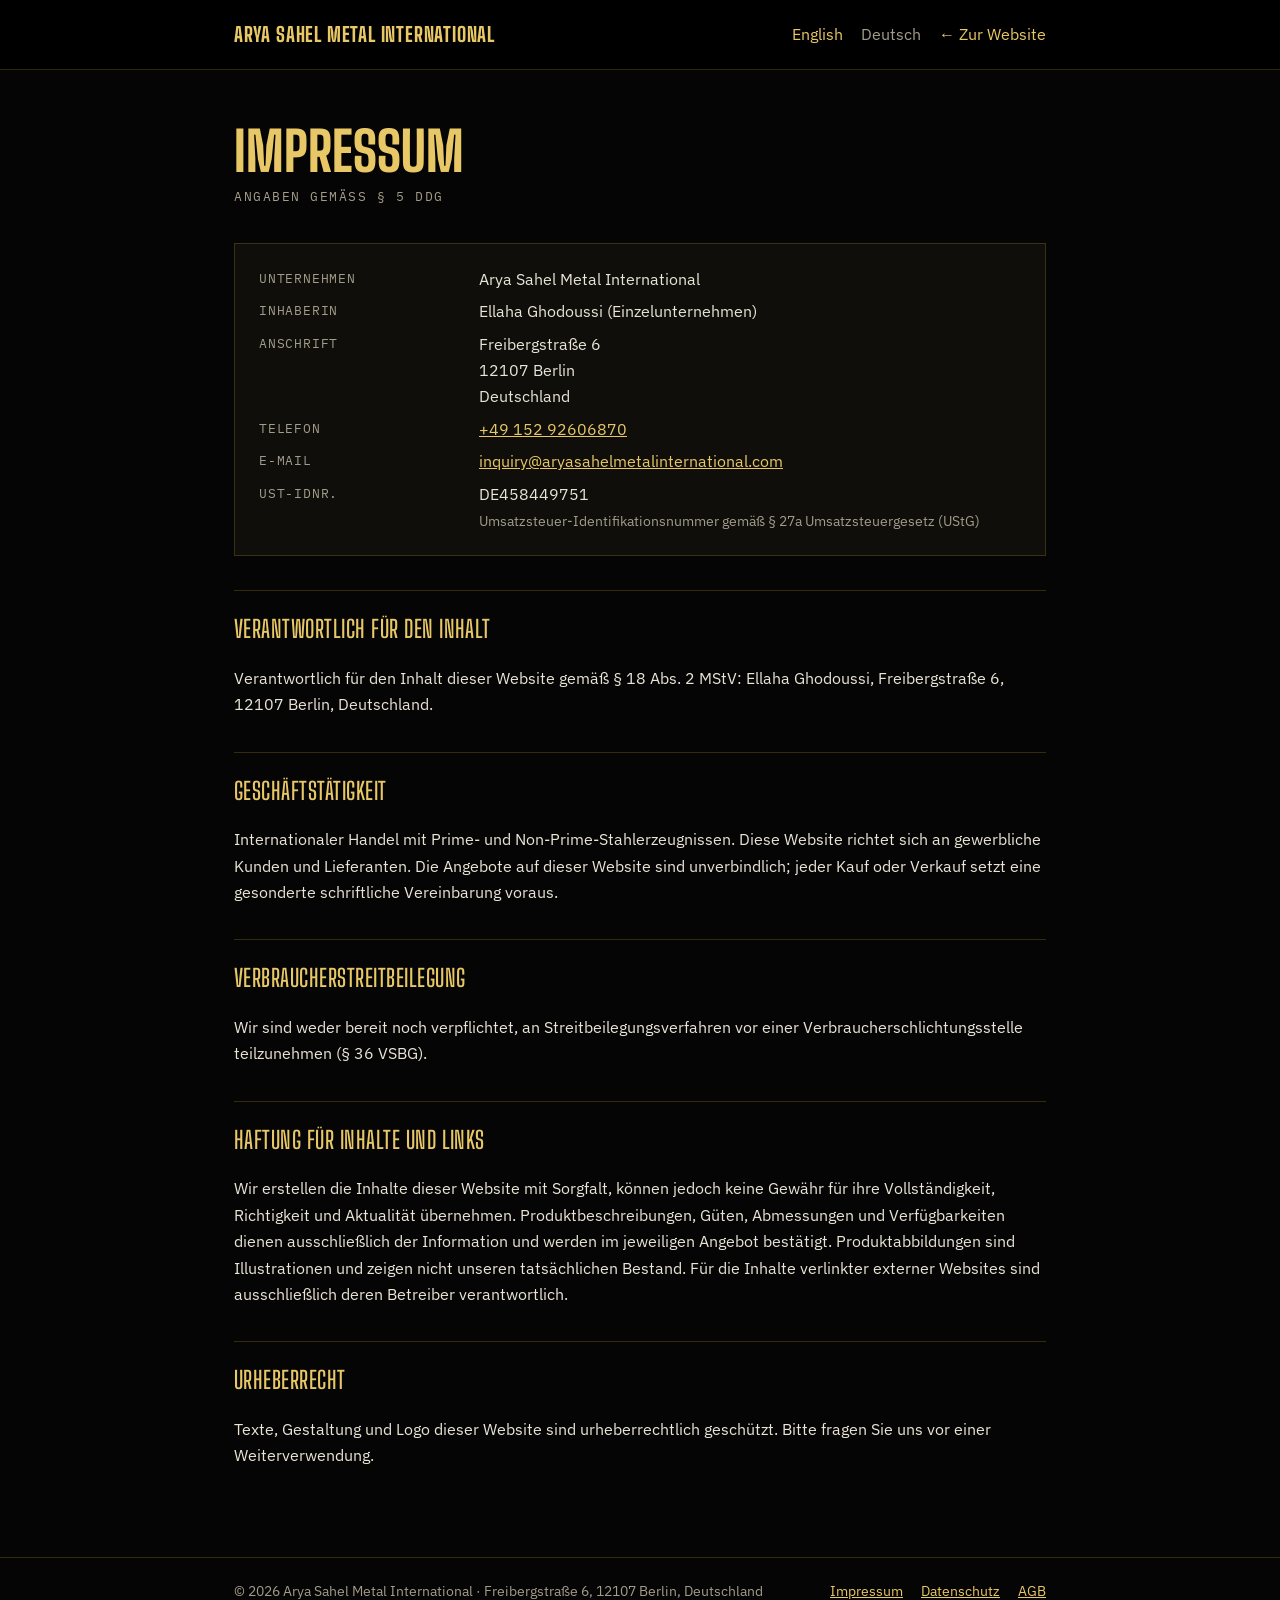
<file: impressum-de.html>
<!DOCTYPE html>
<html lang="de">
<head>
<meta charset="utf-8">
<meta name="viewport" content="width=device-width, initial-scale=1">
<title>Impressum | Arya Sahel Metal International</title>
<meta name="robots" content="index,follow">
<link rel="apple-touch-icon" href="/apple-touch-icon.png">
<meta name="theme-color" content="#050505">
<link rel="alternate" hreflang="en" href="https://aryasahelmetalinternational.com/impressum.html">
<link rel="alternate" hreflang="de" href="https://aryasahelmetalinternational.com/impressum-de.html">
<link rel="stylesheet" href="fonts/fonts.css">
<link rel="stylesheet" href="legal.css">
</head>
<body>
<header><div class="wrap"><a class="brand" href="index.html?lang=de">Arya Sahel Metal International</a><nav aria-label="Sprache"><a href="impressum.html" lang="en" hreflang="en">English</a><a href="impressum-de.html" aria-current="page">Deutsch</a><a href="index.html?lang=de">← Zur Website</a></nav></div></header>
<main><div class="wrap">
<h1>Impressum</h1>
<p class="sub">Angaben gemäß § 5 DDG</p>

<div class="card"><dl>
<dt>Unternehmen</dt><dd>Arya Sahel Metal International</dd>
<dt>Inhaberin</dt><dd>Ellaha Ghodoussi (Einzelunternehmen)</dd>
<dt>Anschrift</dt><dd>Freibergstraße 6<br>12107 Berlin<br>Deutschland</dd>
<dt>Telefon</dt><dd><a href="tel:+4915292606870">+49 152 92606870</a></dd>
<dt>E-Mail</dt><dd><a href="mailto:inquiry@aryasahelmetalinternational.com">inquiry@aryasahelmetalinternational.com</a></dd>
<dt>USt-IdNr.</dt><dd>DE458449751<br><span style="color:var(--steel);font-size:.9rem">Umsatzsteuer-Identifikationsnummer gemäß § 27a Umsatzsteuergesetz (UStG)</span></dd>
</dl></div>

<h2>Verantwortlich für den Inhalt</h2>
<p>Verantwortlich für den Inhalt dieser Website gemäß § 18 Abs. 2 MStV: Ellaha Ghodoussi, Freibergstraße 6, 12107 Berlin, Deutschland.</p>

<h2>Geschäftstätigkeit</h2>
<p>Internationaler Handel mit Prime- und Non-Prime-Stahlerzeugnissen. Diese Website richtet sich an gewerbliche Kunden und Lieferanten. Die Angebote auf dieser Website sind unverbindlich; jeder Kauf oder Verkauf setzt eine gesonderte schriftliche Vereinbarung voraus.</p>

<h2>Verbraucherstreitbeilegung</h2>
<p>Wir sind weder bereit noch verpflichtet, an Streitbeilegungsverfahren vor einer Verbraucherschlichtungsstelle teilzunehmen (§ 36 VSBG).</p>

<h2>Haftung für Inhalte und Links</h2>
<p>Wir erstellen die Inhalte dieser Website mit Sorgfalt, können jedoch keine Gewähr für ihre Vollständigkeit, Richtigkeit und Aktualität übernehmen. Produktbeschreibungen, Güten, Abmessungen und Verfügbarkeiten dienen ausschließlich der Information und werden im jeweiligen Angebot bestätigt. Produktabbildungen sind Illustrationen und zeigen nicht unseren tatsächlichen Bestand. Für die Inhalte verlinkter externer Websites sind ausschließlich deren Betreiber verantwortlich.</p>

<h2>Urheberrecht</h2>
<p>Texte, Gestaltung und Logo dieser Website sind urheberrechtlich geschützt. Bitte fragen Sie uns vor einer Weiterverwendung.</p>
</div></main>
<footer><div class="wrap"><span>© 2026 Arya Sahel Metal International · Freibergstraße 6, 12107 Berlin, Deutschland</span><nav aria-label="Rechtliches"><a href="impressum-de.html">Impressum</a><a href="privacy-de.html">Datenschutz</a><a href="terms-de.html">AGB</a></nav></div></footer>
</body>
</html>
</file>
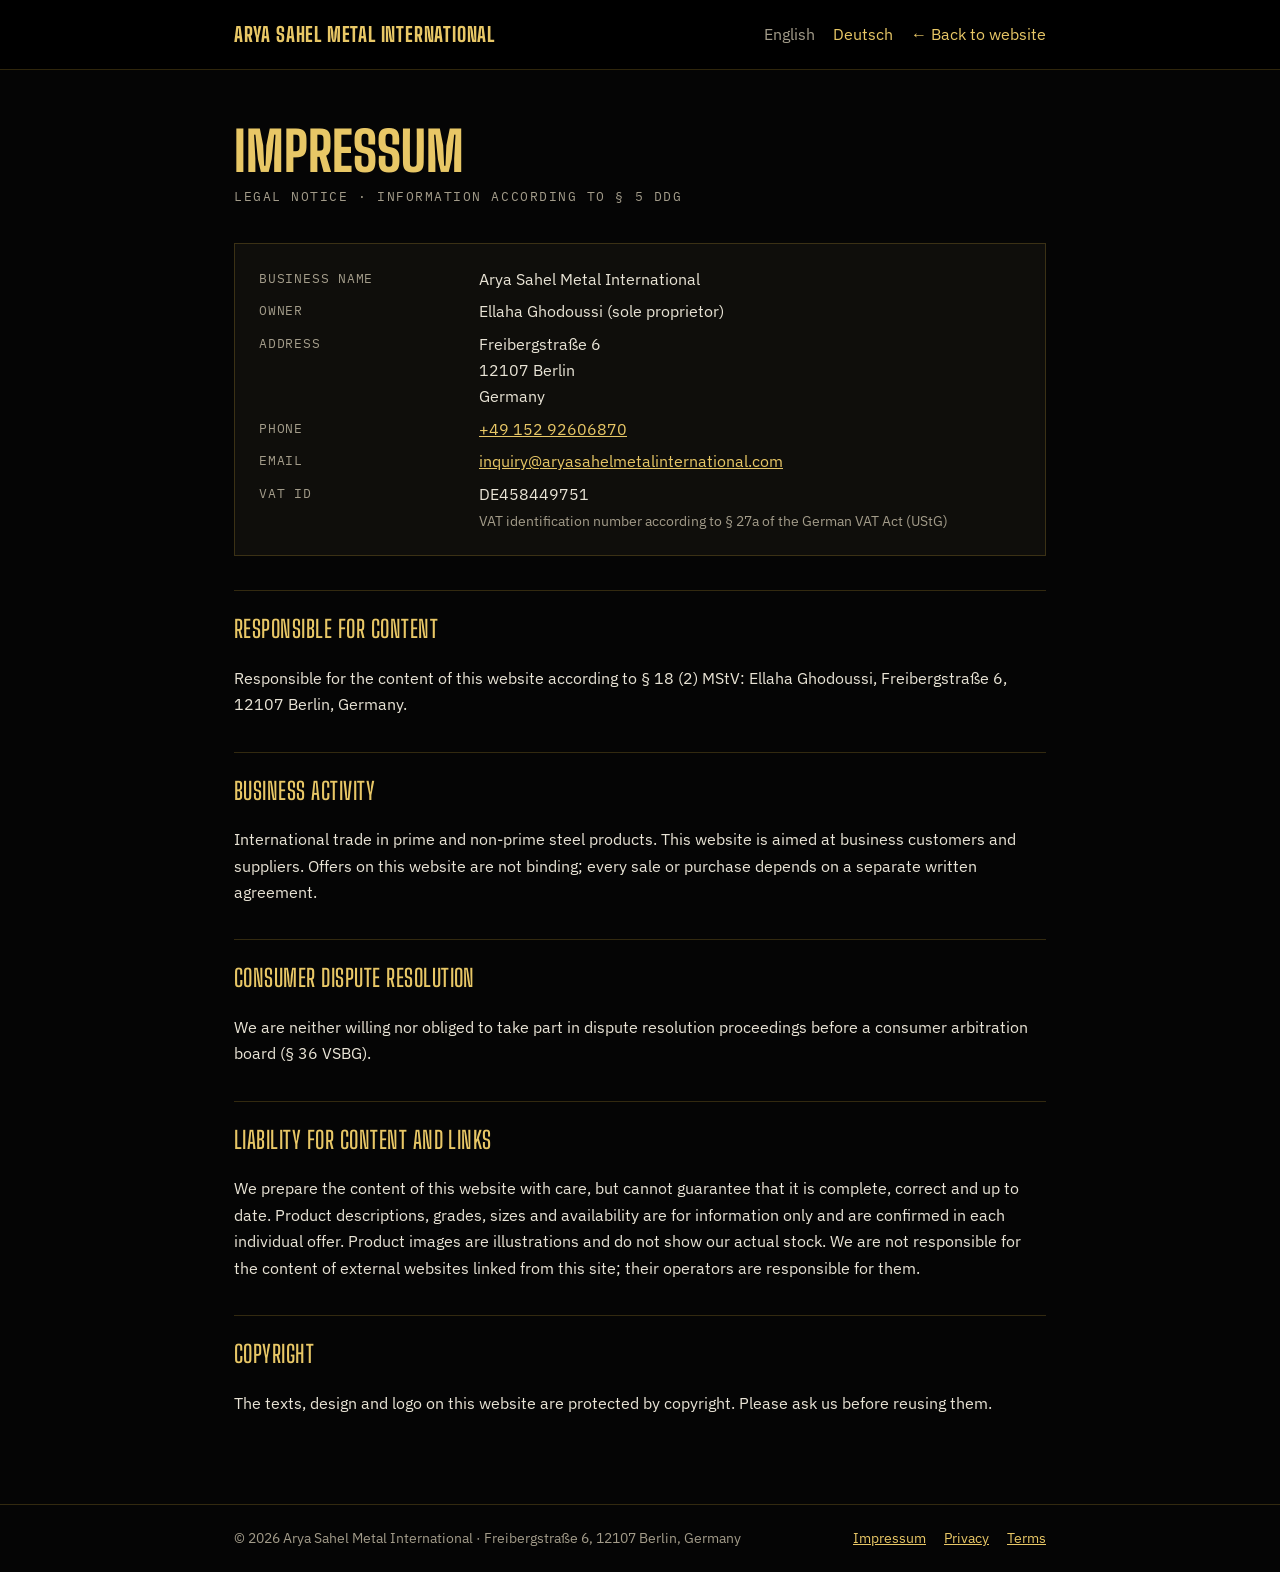
<file: impressum.html>
<!DOCTYPE html>
<html lang="en">
<head>
<meta charset="utf-8">
<meta name="viewport" content="width=device-width, initial-scale=1">
<title>Impressum (Legal notice) | Arya Sahel Metal International</title>
<meta name="robots" content="index,follow">
<link rel="apple-touch-icon" href="/apple-touch-icon.png">
<meta name="theme-color" content="#050505">
<link rel="stylesheet" href="fonts/fonts.css">
<link rel="icon" href="data:image/svg+xml,%3Csvg xmlns='http://www.w3.org/2000/svg' viewBox='0 0 100 100'%3E%3Cpath d='M50 8 92 88H70L50 48 30 88H8Z' fill='%2316263F'/%3E%3C/svg%3E">
<link rel="alternate" hreflang="en" href="https://aryasahelmetalinternational.com/impressum.html">
<link rel="alternate" hreflang="de" href="https://aryasahelmetalinternational.com/impressum-de.html">
<link rel="stylesheet" href="legal.css">
</head>
<body>
<header><div class="wrap"><a class="brand" href="index.html">Arya Sahel Metal International</a><nav aria-label="Language"><a href="impressum.html" aria-current="page">English</a><a href="impressum-de.html" lang="de" hreflang="de">Deutsch</a><a href="index.html">← Back to website</a></nav></div></header>
<main><div class="wrap">
<h1>Impressum</h1>
<p class="sub">Legal notice · Information according to § 5 DDG</p>

<div class="card"><dl>
<dt>Business name</dt><dd>Arya Sahel Metal International</dd>
<dt>Owner</dt><dd>Ellaha Ghodoussi (sole proprietor)</dd>
<dt>Address</dt><dd>Freibergstraße 6<br>12107 Berlin<br>Germany</dd>
<dt>Phone</dt><dd><a href="tel:+4915292606870">+49 152 92606870</a></dd>
<dt>Email</dt><dd><a href="mailto:inquiry@aryasahelmetalinternational.com">inquiry@aryasahelmetalinternational.com</a></dd>
<dt>VAT ID</dt><dd>DE458449751<br><span style="color:var(--steel);font-size:.9rem">VAT identification number according to § 27a of the German VAT Act (UStG)</span></dd>
</dl></div>

<h2>Responsible for content</h2>
<p>Responsible for the content of this website according to § 18 (2) MStV: Ellaha Ghodoussi, Freibergstraße 6, 12107 Berlin, Germany.</p>

<h2>Business activity</h2>
<p>International trade in prime and non-prime steel products. This website is aimed at business customers and suppliers. Offers on this website are not binding; every sale or purchase depends on a separate written agreement.</p>

<h2>Consumer dispute resolution</h2>
<p>We are neither willing nor obliged to take part in dispute resolution proceedings before a consumer arbitration board (§ 36 VSBG).</p>

<h2>Liability for content and links</h2>
<p>We prepare the content of this website with care, but cannot guarantee that it is complete, correct and up to date. Product descriptions, grades, sizes and availability are for information only and are confirmed in each individual offer. Product images are illustrations and do not show our actual stock. We are not responsible for the content of external websites linked from this site; their operators are responsible for them.</p>

<h2>Copyright</h2>
<p>The texts, design and logo on this website are protected by copyright. Please ask us before reusing them.</p>
</div></main>
<footer><div class="wrap"><span>© 2026 Arya Sahel Metal International · Freibergstraße 6, 12107 Berlin, Germany</span><nav aria-label="Legal"><a href="impressum.html">Impressum</a><a href="privacy.html">Privacy</a><a href="terms.html">Terms</a></nav></div></footer>
</body>
</html>
</file>
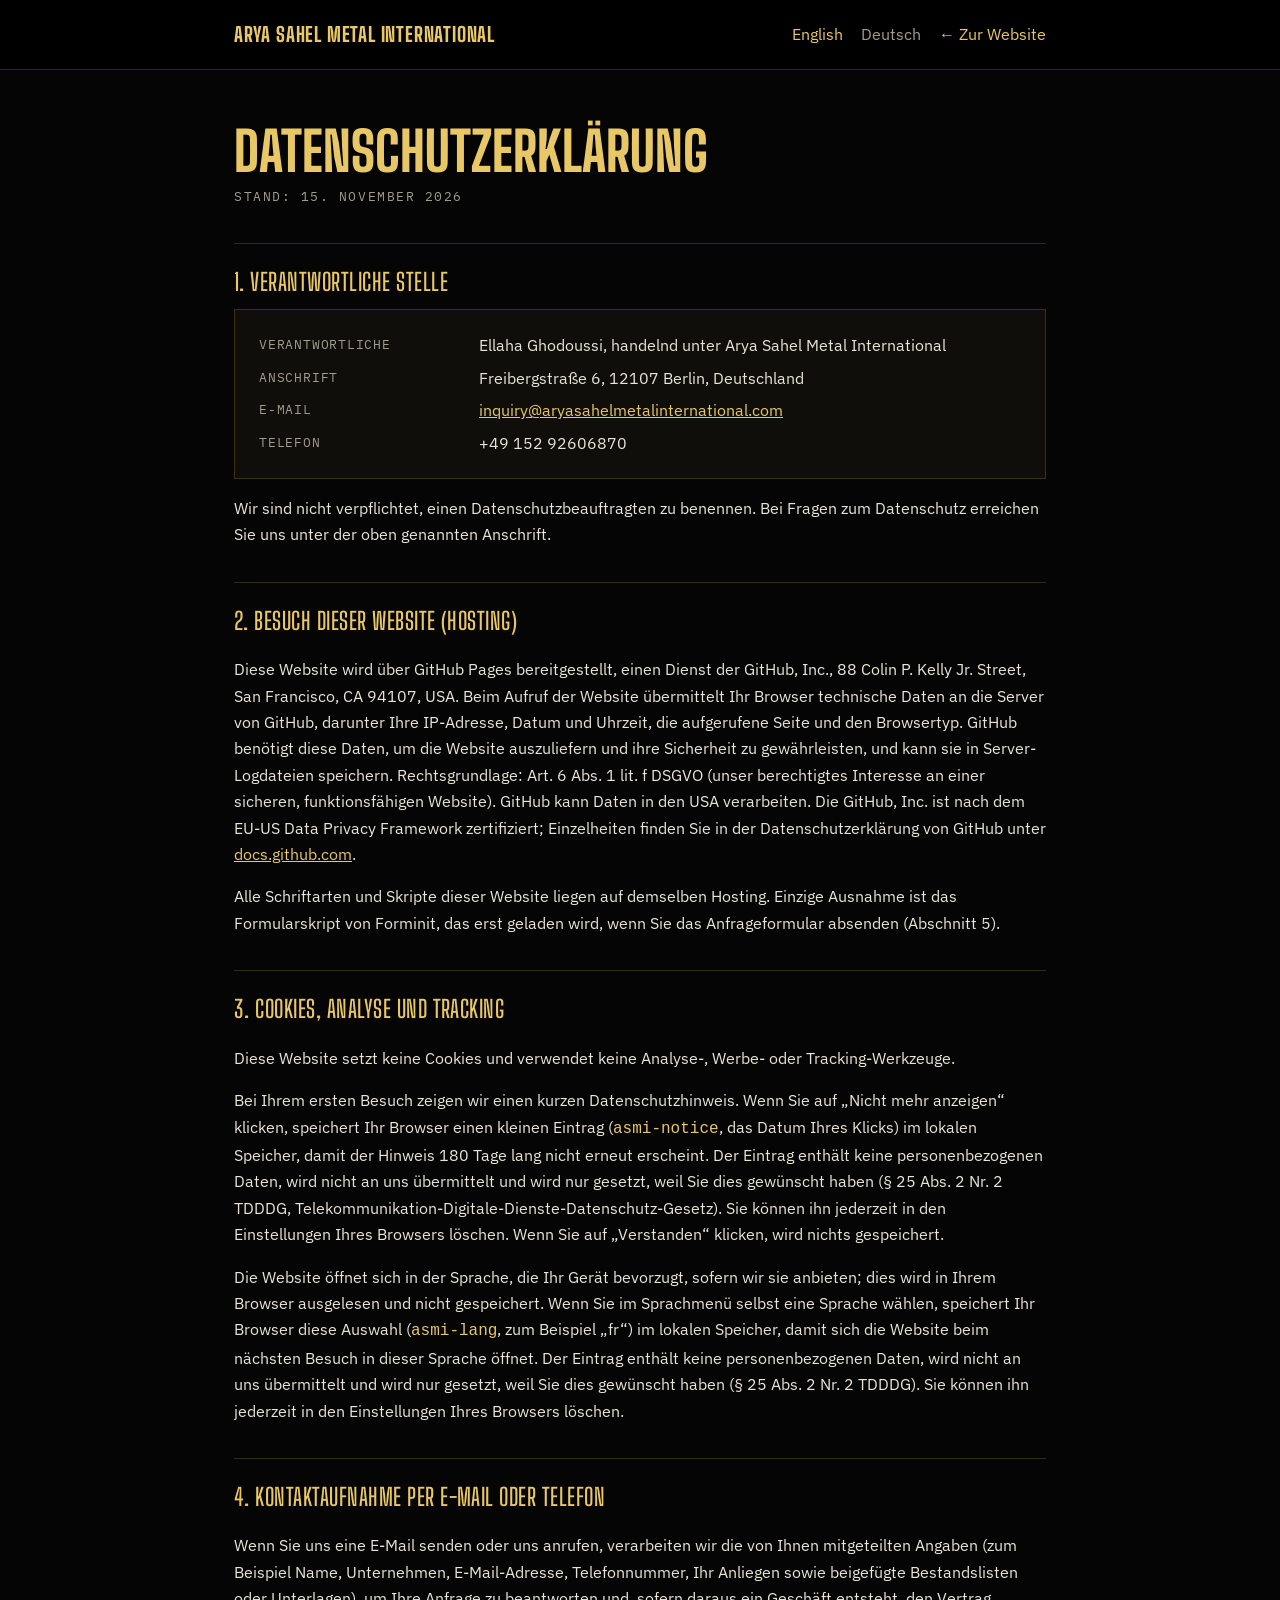
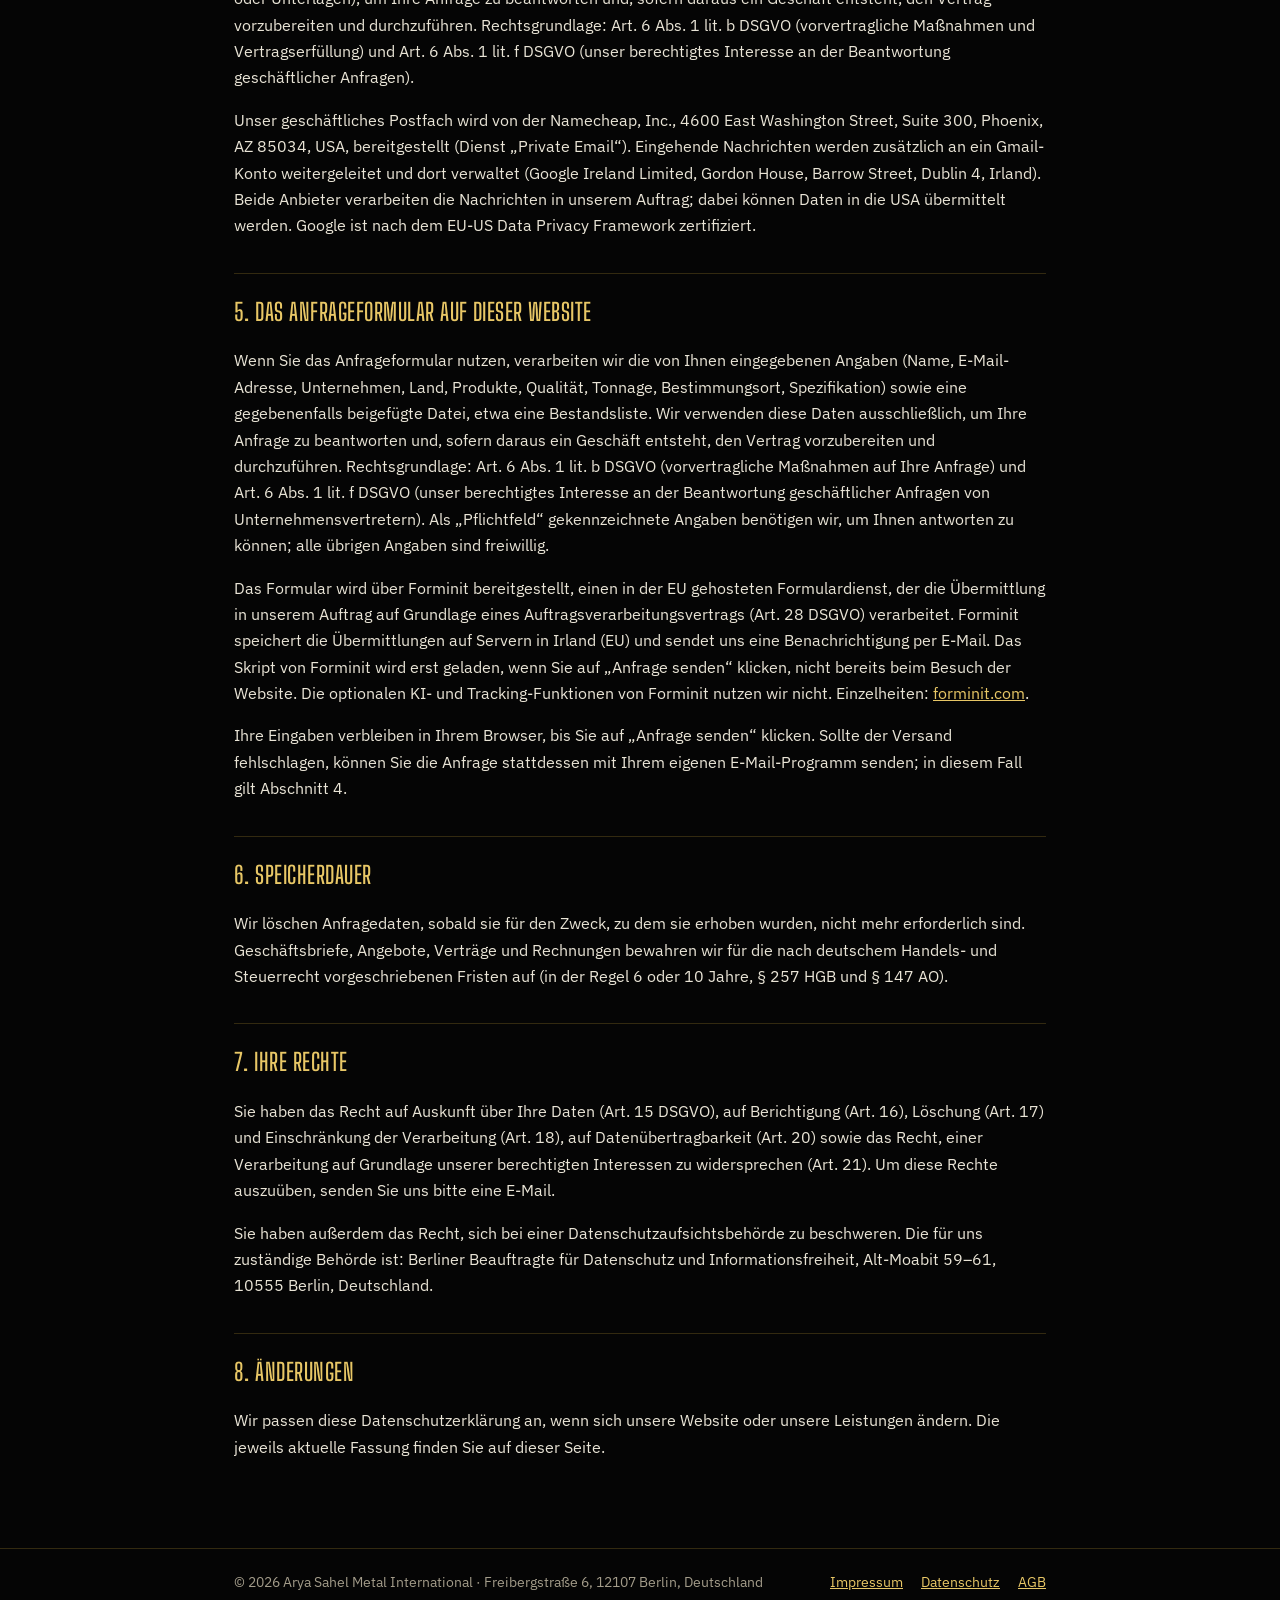
<file: privacy-de.html>
<!DOCTYPE html>
<html lang="de">
<head>
<meta charset="utf-8">
<meta name="viewport" content="width=device-width, initial-scale=1">
<title>Datenschutzerklärung | Arya Sahel Metal International</title>
<meta name="robots" content="index,follow">
<link rel="apple-touch-icon" href="/apple-touch-icon.png">
<meta name="theme-color" content="#050505">
<link rel="alternate" hreflang="en" href="https://aryasahelmetalinternational.com/privacy.html">
<link rel="alternate" hreflang="de" href="https://aryasahelmetalinternational.com/privacy-de.html">
<link rel="stylesheet" href="fonts/fonts.css">
<link rel="stylesheet" href="legal.css">
</head>
<body>
<header><div class="wrap"><a class="brand" href="index.html?lang=de">Arya Sahel Metal International</a><nav aria-label="Sprache"><a href="privacy.html" lang="en" hreflang="en">English</a><a href="privacy-de.html" aria-current="page">Deutsch</a><a href="index.html?lang=de">← Zur Website</a></nav></div></header>
<main><div class="wrap">
<h1>Datenschutz&shy;erklärung</h1>
<p class="sub">Stand: 15. November 2026</p>

<h2>1. Verantwortliche Stelle</h2>
<div class="card"><dl>
<dt>Verantwortliche</dt><dd>Ellaha Ghodoussi, handelnd unter Arya Sahel Metal International</dd>
<dt>Anschrift</dt><dd>Freibergstraße 6, 12107 Berlin, Deutschland</dd>
<dt>E-Mail</dt><dd><a href="mailto:inquiry@aryasahelmetalinternational.com">inquiry@aryasahelmetalinternational.com</a></dd>
<dt>Telefon</dt><dd>+49 152 92606870</dd>
</dl></div>
<p>Wir sind nicht verpflichtet, einen Datenschutzbeauftragten zu benennen. Bei Fragen zum Datenschutz erreichen Sie uns unter der oben genannten Anschrift.</p>

<h2>2. Besuch dieser Website (Hosting)</h2>
<p>Diese Website wird über GitHub Pages bereitgestellt, einen Dienst der GitHub, Inc., 88 Colin P. Kelly Jr. Street, San Francisco, CA 94107, USA. Beim Aufruf der Website übermittelt Ihr Browser technische Daten an die Server von GitHub, darunter Ihre IP-Adresse, Datum und Uhrzeit, die aufgerufene Seite und den Browsertyp. GitHub benötigt diese Daten, um die Website auszuliefern und ihre Sicherheit zu gewährleisten, und kann sie in Server-Logdateien speichern. Rechtsgrundlage: Art. 6 Abs. 1 lit. f DSGVO (unser berechtigtes Interesse an einer sicheren, funktionsfähigen Website). GitHub kann Daten in den USA verarbeiten. Die GitHub, Inc. ist nach dem EU-US Data Privacy Framework zertifiziert; Einzelheiten finden Sie in der Datenschutzerklärung von GitHub unter <a href="https://docs.github.com/en/site-policy/privacy-policies/github-general-privacy-statement">docs.github.com</a>.</p>
<p>Alle Schriftarten und Skripte dieser Website liegen auf demselben Hosting. Einzige Ausnahme ist das Formularskript von Forminit, das erst geladen wird, wenn Sie das Anfrageformular absenden (Abschnitt 5).</p>

<h2>3. Cookies, Analyse und Tracking</h2>
<p>Diese Website setzt keine Cookies und verwendet keine Analyse-, Werbe- oder Tracking-Werkzeuge.</p>
<p>Bei Ihrem ersten Besuch zeigen wir einen kurzen Datenschutzhinweis. Wenn Sie auf „Nicht mehr anzeigen“ klicken, speichert Ihr Browser einen kleinen Eintrag (<code>asmi-notice</code>, das Datum Ihres Klicks) im lokalen Speicher, damit der Hinweis 180 Tage lang nicht erneut erscheint. Der Eintrag enthält keine personenbezogenen Daten, wird nicht an uns übermittelt und wird nur gesetzt, weil Sie dies gewünscht haben (§ 25 Abs. 2 Nr. 2 TDDDG, Telekommunikation-Digitale-Dienste-Datenschutz-Gesetz). Sie können ihn jederzeit in den Einstellungen Ihres Browsers löschen. Wenn Sie auf „Verstanden“ klicken, wird nichts gespeichert.</p>
<p>Die Website öffnet sich in der Sprache, die Ihr Gerät bevorzugt, sofern wir sie anbieten; dies wird in Ihrem Browser ausgelesen und nicht gespeichert. Wenn Sie im Sprachmenü selbst eine Sprache wählen, speichert Ihr Browser diese Auswahl (<code>asmi-lang</code>, zum Beispiel „fr“) im lokalen Speicher, damit sich die Website beim nächsten Besuch in dieser Sprache öffnet. Der Eintrag enthält keine personenbezogenen Daten, wird nicht an uns übermittelt und wird nur gesetzt, weil Sie dies gewünscht haben (§ 25 Abs. 2 Nr. 2 TDDDG). Sie können ihn jederzeit in den Einstellungen Ihres Browsers löschen.</p>

<h2>4. Kontaktaufnahme per E-Mail oder Telefon</h2>
<p>Wenn Sie uns eine E-Mail senden oder uns anrufen, verarbeiten wir die von Ihnen mitgeteilten Angaben (zum Beispiel Name, Unternehmen, E-Mail-Adresse, Telefonnummer, Ihr Anliegen sowie beigefügte Bestandslisten oder Unterlagen), um Ihre Anfrage zu beantworten und, sofern daraus ein Geschäft entsteht, den Vertrag vorzubereiten und durchzuführen. Rechtsgrundlage: Art. 6 Abs. 1 lit. b DSGVO (vorvertragliche Maßnahmen und Vertragserfüllung) und Art. 6 Abs. 1 lit. f DSGVO (unser berechtigtes Interesse an der Beantwortung geschäftlicher Anfragen).</p>
<p>Unser geschäftliches Postfach wird von der Namecheap, Inc., 4600 East Washington Street, Suite 300, Phoenix, AZ 85034, USA, bereitgestellt (Dienst „Private Email“). Eingehende Nachrichten werden zusätzlich an ein Gmail-Konto weitergeleitet und dort verwaltet (Google Ireland Limited, Gordon House, Barrow Street, Dublin 4, Irland). Beide Anbieter verarbeiten die Nachrichten in unserem Auftrag; dabei können Daten in die USA übermittelt werden. Google ist nach dem EU-US Data Privacy Framework zertifiziert.</p>

<h2>5. Das Anfrageformular auf dieser Website</h2>
<p>Wenn Sie das Anfrageformular nutzen, verarbeiten wir die von Ihnen eingegebenen Angaben (Name, E-Mail-Adresse, Unternehmen, Land, Produkte, Qualität, Tonnage, Bestimmungsort, Spezifikation) sowie eine gegebenenfalls beigefügte Datei, etwa eine Bestandsliste. Wir verwenden diese Daten ausschließlich, um Ihre Anfrage zu beantworten und, sofern daraus ein Geschäft entsteht, den Vertrag vorzubereiten und durchzuführen. Rechtsgrundlage: Art. 6 Abs. 1 lit. b DSGVO (vorvertragliche Maßnahmen auf Ihre Anfrage) und Art. 6 Abs. 1 lit. f DSGVO (unser berechtigtes Interesse an der Beantwortung geschäftlicher Anfragen von Unternehmensvertretern). Als „Pflichtfeld“ gekennzeichnete Angaben benötigen wir, um Ihnen antworten zu können; alle übrigen Angaben sind freiwillig.</p>
<p>Das Formular wird über Forminit bereitgestellt, einen in der EU gehosteten Formulardienst, der die Übermittlung in unserem Auftrag auf Grundlage eines Auftragsverarbeitungsvertrags (Art. 28 DSGVO) verarbeitet. Forminit speichert die Übermittlungen auf Servern in Irland (EU) und sendet uns eine Benachrichtigung per E-Mail. Das Skript von Forminit wird erst geladen, wenn Sie auf „Anfrage senden“ klicken, nicht bereits beim Besuch der Website. Die optionalen KI- und Tracking-Funktionen von Forminit nutzen wir nicht. Einzelheiten: <a href="https://forminit.com">forminit.com</a>.</p>
<p>Ihre Eingaben verbleiben in Ihrem Browser, bis Sie auf „Anfrage senden“ klicken. Sollte der Versand fehlschlagen, können Sie die Anfrage stattdessen mit Ihrem eigenen E-Mail-Programm senden; in diesem Fall gilt Abschnitt 4.</p>

<h2>6. Speicherdauer</h2>
<p>Wir löschen Anfragedaten, sobald sie für den Zweck, zu dem sie erhoben wurden, nicht mehr erforderlich sind. Geschäftsbriefe, Angebote, Verträge und Rechnungen bewahren wir für die nach deutschem Handels- und Steuerrecht vorgeschriebenen Fristen auf (in der Regel 6 oder 10 Jahre, § 257 HGB und § 147 AO).</p>

<h2>7. Ihre Rechte</h2>
<p>Sie haben das Recht auf Auskunft über Ihre Daten (Art. 15 DSGVO), auf Berichtigung (Art. 16), Löschung (Art. 17) und Einschränkung der Verarbeitung (Art. 18), auf Datenübertragbarkeit (Art. 20) sowie das Recht, einer Verarbeitung auf Grundlage unserer berechtigten Interessen zu widersprechen (Art. 21). Um diese Rechte auszuüben, senden Sie uns bitte eine E-Mail.</p>
<p>Sie haben außerdem das Recht, sich bei einer Datenschutzaufsichtsbehörde zu beschweren. Die für uns zuständige Behörde ist: Berliner Beauftragte für Datenschutz und Informationsfreiheit, Alt-Moabit 59–61, 10555 Berlin, Deutschland.</p>

<h2>8. Änderungen</h2>
<p>Wir passen diese Datenschutzerklärung an, wenn sich unsere Website oder unsere Leistungen ändern. Die jeweils aktuelle Fassung finden Sie auf dieser Seite.</p>
</div></main>
<footer><div class="wrap"><span>© 2026 Arya Sahel Metal International · Freibergstraße 6, 12107 Berlin, Deutschland</span><nav aria-label="Rechtliches"><a href="impressum-de.html">Impressum</a><a href="privacy-de.html">Datenschutz</a><a href="terms-de.html">AGB</a></nav></div></footer>
</body>
</html>
</file>
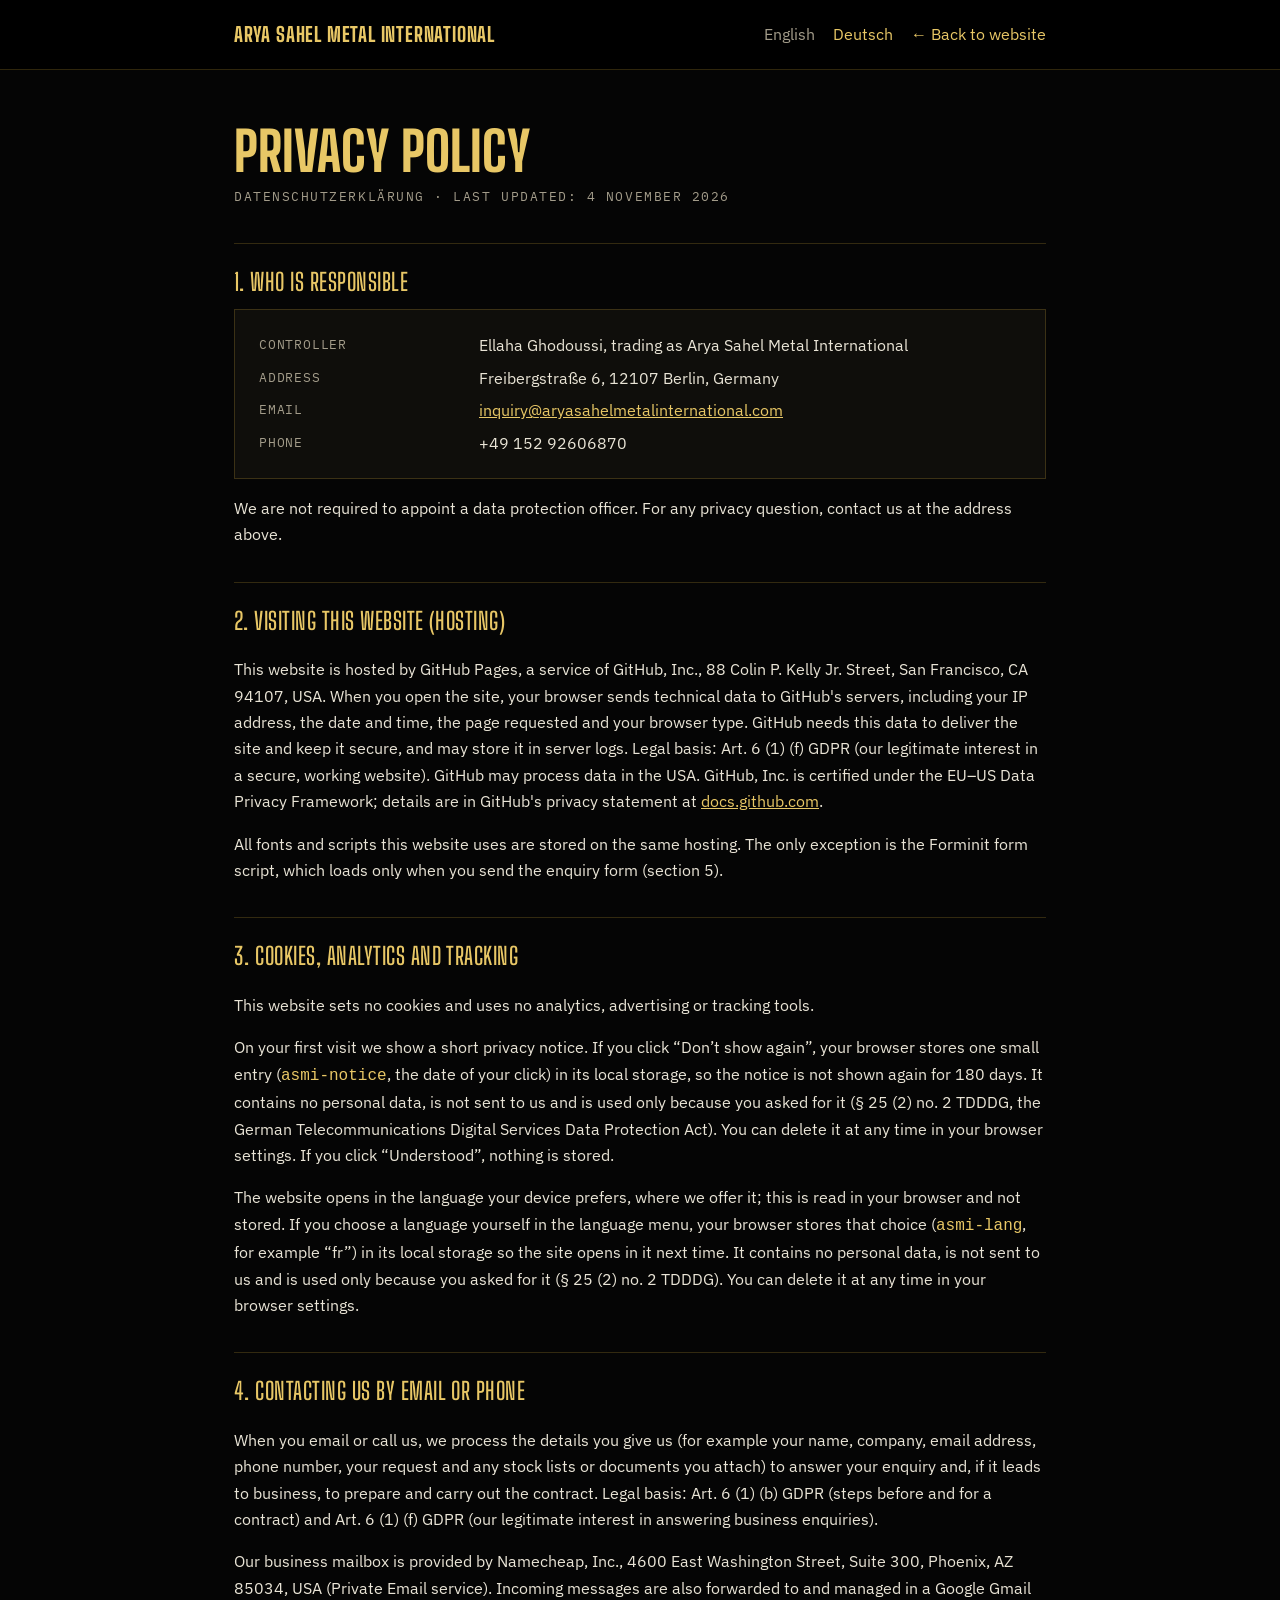
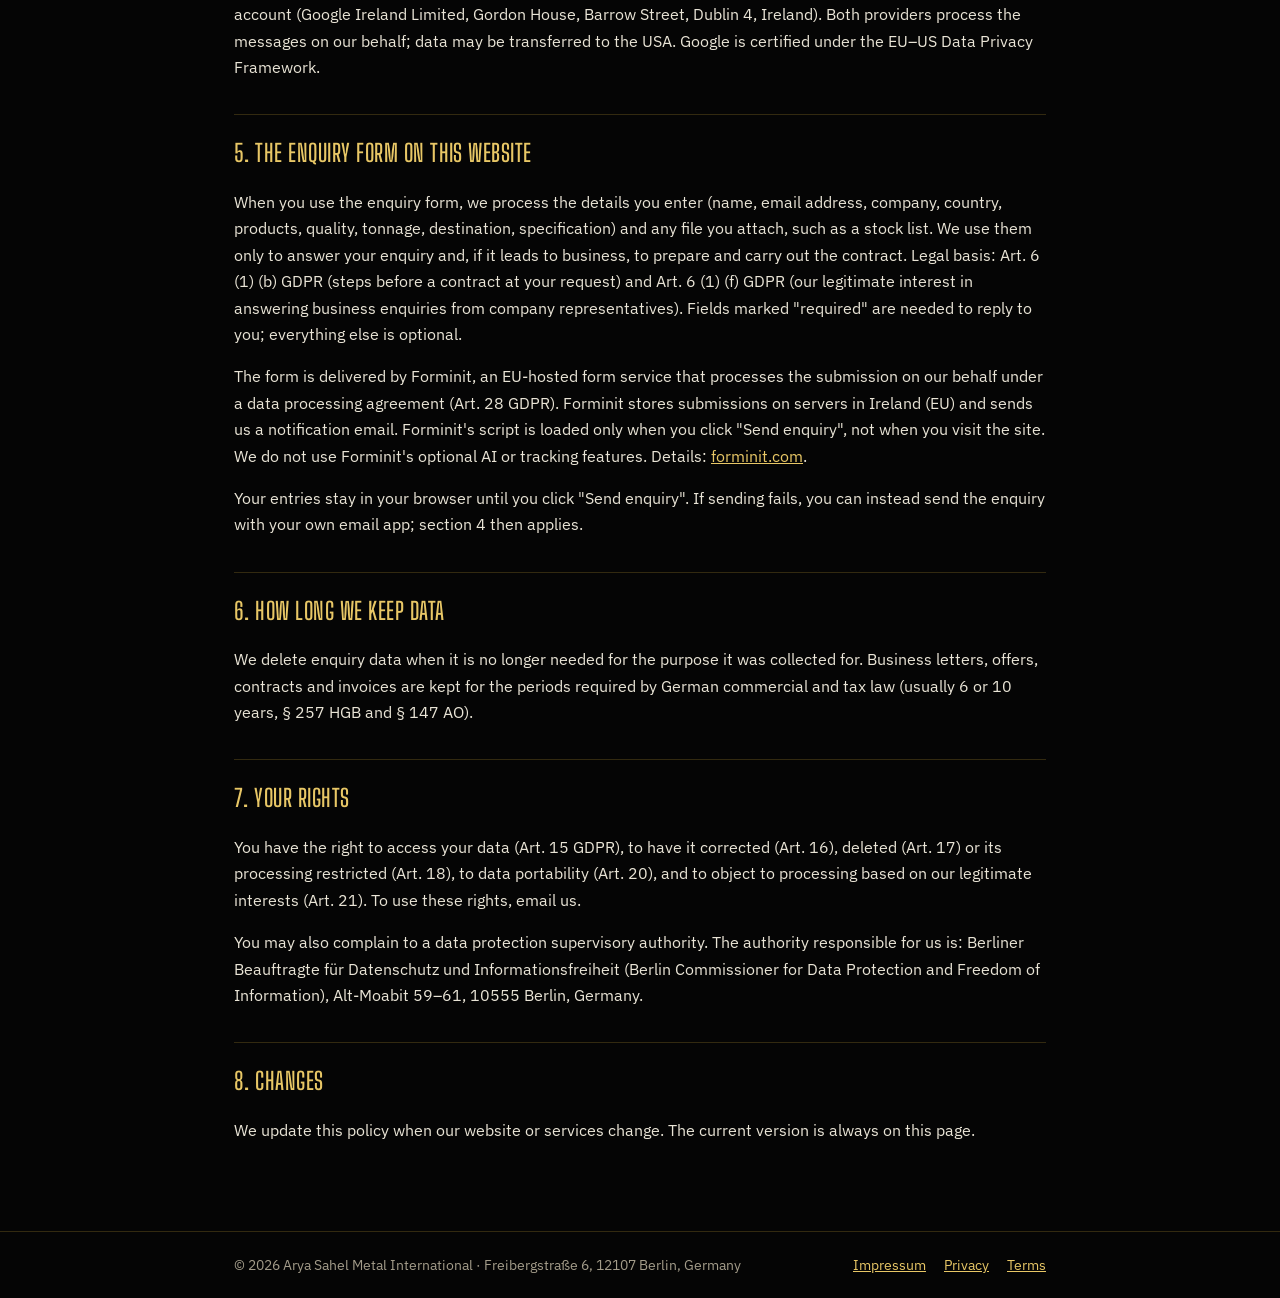
<file: privacy.html>
<!DOCTYPE html>
<html lang="en">
<head>
<meta charset="utf-8">
<meta name="viewport" content="width=device-width, initial-scale=1">
<title>Privacy policy | Arya Sahel Metal International</title>
<meta name="robots" content="index,follow">
<link rel="apple-touch-icon" href="/apple-touch-icon.png">
<meta name="theme-color" content="#050505">
<link rel="stylesheet" href="fonts/fonts.css">
<link rel="icon" href="data:image/svg+xml,%3Csvg xmlns='http://www.w3.org/2000/svg' viewBox='0 0 100 100'%3E%3Cpath d='M50 8 92 88H70L50 48 30 88H8Z' fill='%2316263F'/%3E%3C/svg%3E">
<link rel="alternate" hreflang="en" href="https://aryasahelmetalinternational.com/privacy.html">
<link rel="alternate" hreflang="de" href="https://aryasahelmetalinternational.com/privacy-de.html">
<link rel="stylesheet" href="legal.css">
</head>
<body>
<header><div class="wrap"><a class="brand" href="index.html">Arya Sahel Metal International</a><nav aria-label="Language"><a href="privacy.html" aria-current="page">English</a><a href="privacy-de.html" lang="de" hreflang="de">Deutsch</a><a href="index.html">← Back to website</a></nav></div></header>
<main><div class="wrap">
<h1>Privacy policy</h1>
<p class="sub">Datenschutzerklärung · Last updated: 4 November 2026</p>

<h2>1. Who is responsible</h2>
<div class="card"><dl>
<dt>Controller</dt><dd>Ellaha Ghodoussi, trading as Arya Sahel Metal International</dd>
<dt>Address</dt><dd>Freibergstraße 6, 12107 Berlin, Germany</dd>
<dt>Email</dt><dd><a href="mailto:inquiry@aryasahelmetalinternational.com">inquiry@aryasahelmetalinternational.com</a></dd>
<dt>Phone</dt><dd>+49 152 92606870</dd>
</dl></div>
<p>We are not required to appoint a data protection officer. For any privacy question, contact us at the address above.</p>

<h2>2. Visiting this website (hosting)</h2>
<p>This website is hosted by GitHub Pages, a service of GitHub, Inc., 88 Colin P. Kelly Jr. Street, San Francisco, CA 94107, USA. When you open the site, your browser sends technical data to GitHub's servers, including your IP address, the date and time, the page requested and your browser type. GitHub needs this data to deliver the site and keep it secure, and may store it in server logs. Legal basis: Art. 6 (1) (f) GDPR (our legitimate interest in a secure, working website). GitHub may process data in the USA. GitHub, Inc. is certified under the EU–US Data Privacy Framework; details are in GitHub's privacy statement at <a href="https://docs.github.com/en/site-policy/privacy-policies/github-general-privacy-statement">docs.github.com</a>.</p>
<p>All fonts and scripts this website uses are stored on the same hosting. The only exception is the Forminit form script, which loads only when you send the enquiry form (section 5).</p>

<h2>3. Cookies, analytics and tracking</h2>
<p>This website sets no cookies and uses no analytics, advertising or tracking tools.</p>
<p>On your first visit we show a short privacy notice. If you click “Don’t show again”, your browser stores one small entry (<code>asmi-notice</code>, the date of your click) in its local storage, so the notice is not shown again for 180 days. It contains no personal data, is not sent to us and is used only because you asked for it (§ 25 (2) no. 2 TDDDG, the German Telecommunications Digital Services Data Protection Act). You can delete it at any time in your browser settings. If you click “Understood”, nothing is stored.</p>
<p>The website opens in the language your device prefers, where we offer it; this is read in your browser and not stored. If you choose a language yourself in the language menu, your browser stores that choice (<code>asmi-lang</code>, for example “fr”) in its local storage so the site opens in it next time. It contains no personal data, is not sent to us and is used only because you asked for it (§ 25 (2) no. 2 TDDDG). You can delete it at any time in your browser settings.</p>

<h2>4. Contacting us by email or phone</h2>
<p>When you email or call us, we process the details you give us (for example your name, company, email address, phone number, your request and any stock lists or documents you attach) to answer your enquiry and, if it leads to business, to prepare and carry out the contract. Legal basis: Art. 6 (1) (b) GDPR (steps before and for a contract) and Art. 6 (1) (f) GDPR (our legitimate interest in answering business enquiries).</p>
<p>Our business mailbox is provided by Namecheap, Inc., 4600 East Washington Street, Suite 300, Phoenix, AZ 85034, USA (Private Email service). Incoming messages are also forwarded to and managed in a Google Gmail account (Google Ireland Limited, Gordon House, Barrow Street, Dublin 4, Ireland). Both providers process the messages on our behalf; data may be transferred to the USA. Google is certified under the EU–US Data Privacy Framework.</p>

<h2>5. The enquiry form on this website</h2>
<p>When you use the enquiry form, we process the details you enter (name, email address, company, country, products, quality, tonnage, destination, specification) and any file you attach, such as a stock list. We use them only to answer your enquiry and, if it leads to business, to prepare and carry out the contract. Legal basis: Art. 6 (1) (b) GDPR (steps before a contract at your request) and Art. 6 (1) (f) GDPR (our legitimate interest in answering business enquiries from company representatives). Fields marked "required" are needed to reply to you; everything else is optional.</p>
<p>The form is delivered by Forminit, an EU-hosted form service that processes the submission on our behalf under a data processing agreement (Art. 28 GDPR). Forminit stores submissions on servers in Ireland (EU) and sends us a notification email. Forminit's script is loaded only when you click "Send enquiry", not when you visit the site. We do not use Forminit's optional AI or tracking features. Details: <a href="https://forminit.com">forminit.com</a>.</p>
<p>Your entries stay in your browser until you click "Send enquiry". If sending fails, you can instead send the enquiry with your own email app; section 4 then applies.</p>

<h2>6. How long we keep data</h2>
<p>We delete enquiry data when it is no longer needed for the purpose it was collected for. Business letters, offers, contracts and invoices are kept for the periods required by German commercial and tax law (usually 6 or 10 years, § 257 HGB and § 147 AO).</p>

<h2>7. Your rights</h2>
<p>You have the right to access your data (Art. 15 GDPR), to have it corrected (Art. 16), deleted (Art. 17) or its processing restricted (Art. 18), to data portability (Art. 20), and to object to processing based on our legitimate interests (Art. 21). To use these rights, email us.</p>
<p>You may also complain to a data protection supervisory authority. The authority responsible for us is: Berliner Beauftragte für Datenschutz und Informationsfreiheit (Berlin Commissioner for Data Protection and Freedom of Information), Alt-Moabit 59–61, 10555 Berlin, Germany.</p>

<h2>8. Changes</h2>
<p>We update this policy when our website or services change. The current version is always on this page.</p>
</div></main>
<footer><div class="wrap"><span>© 2026 Arya Sahel Metal International · Freibergstraße 6, 12107 Berlin, Germany</span><nav aria-label="Legal"><a href="impressum.html">Impressum</a><a href="privacy.html">Privacy</a><a href="terms.html">Terms</a></nav></div></footer>
</body>
</html>
</file>
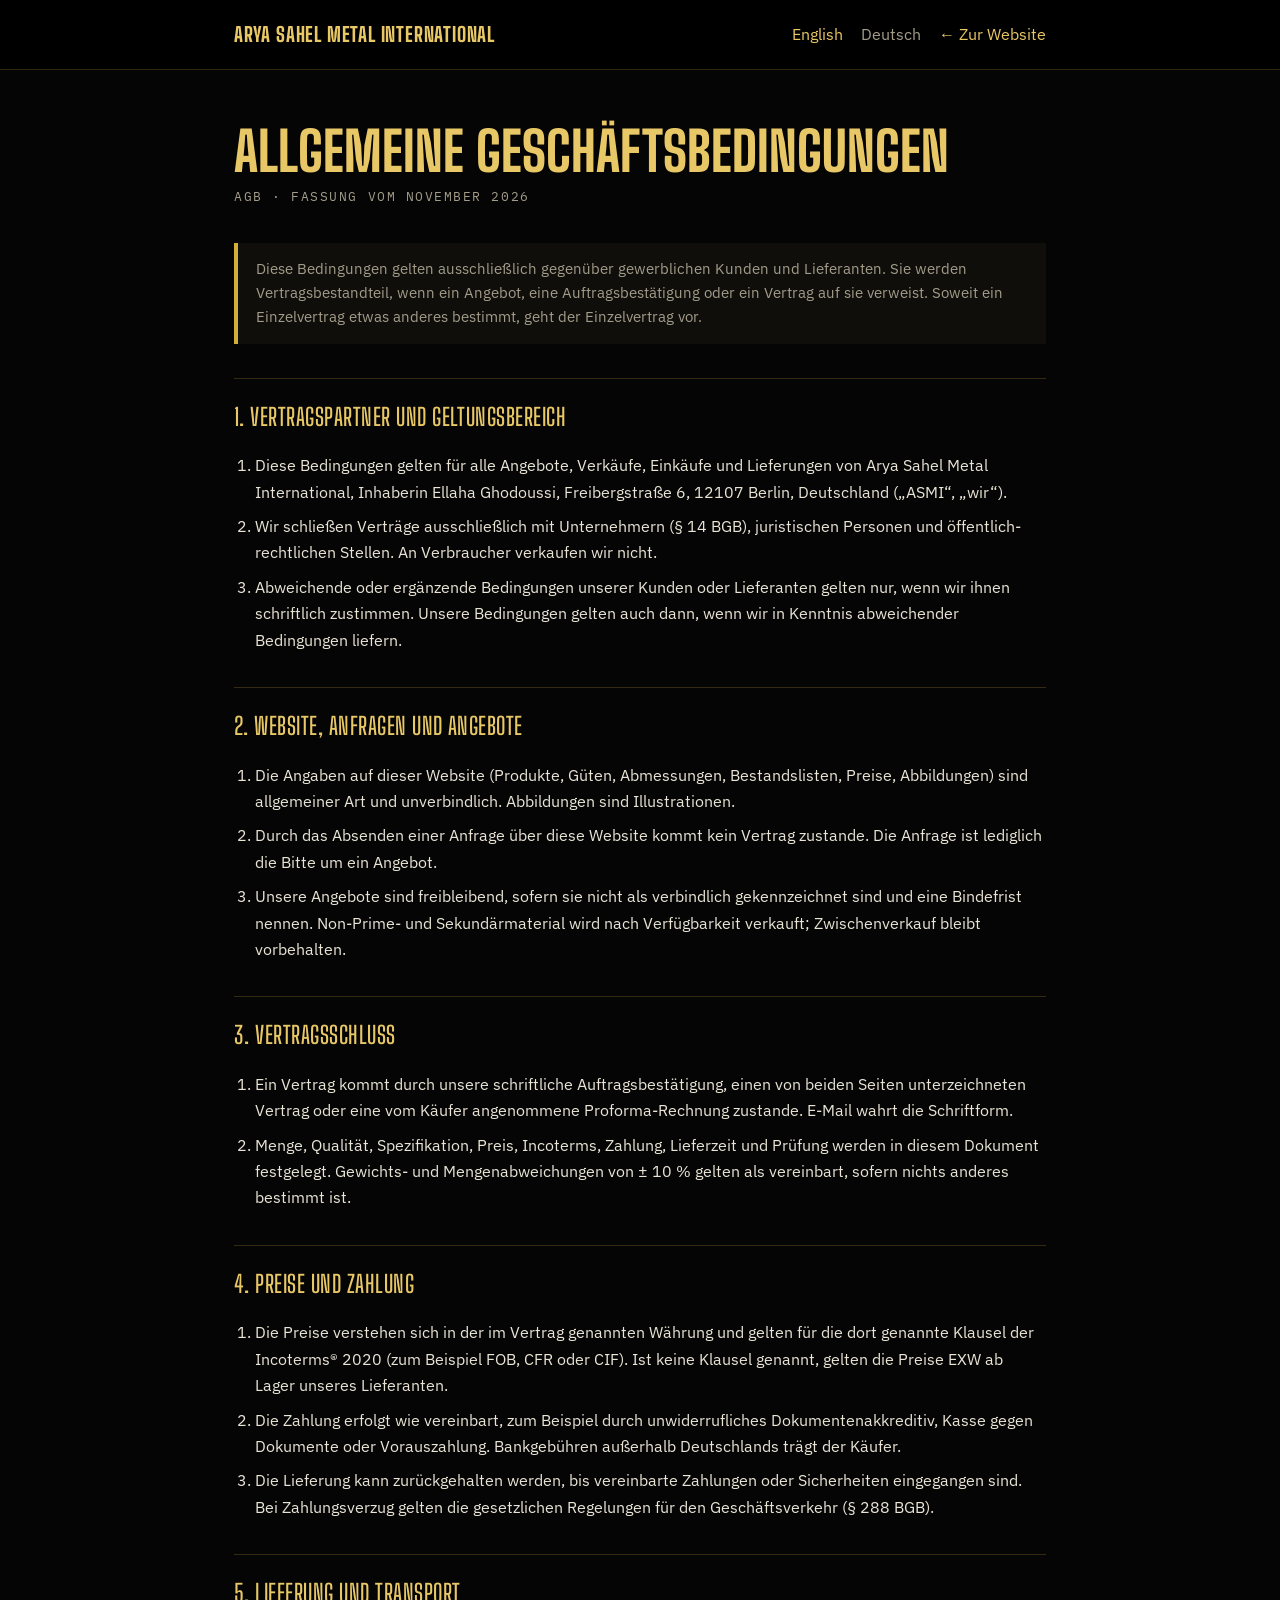
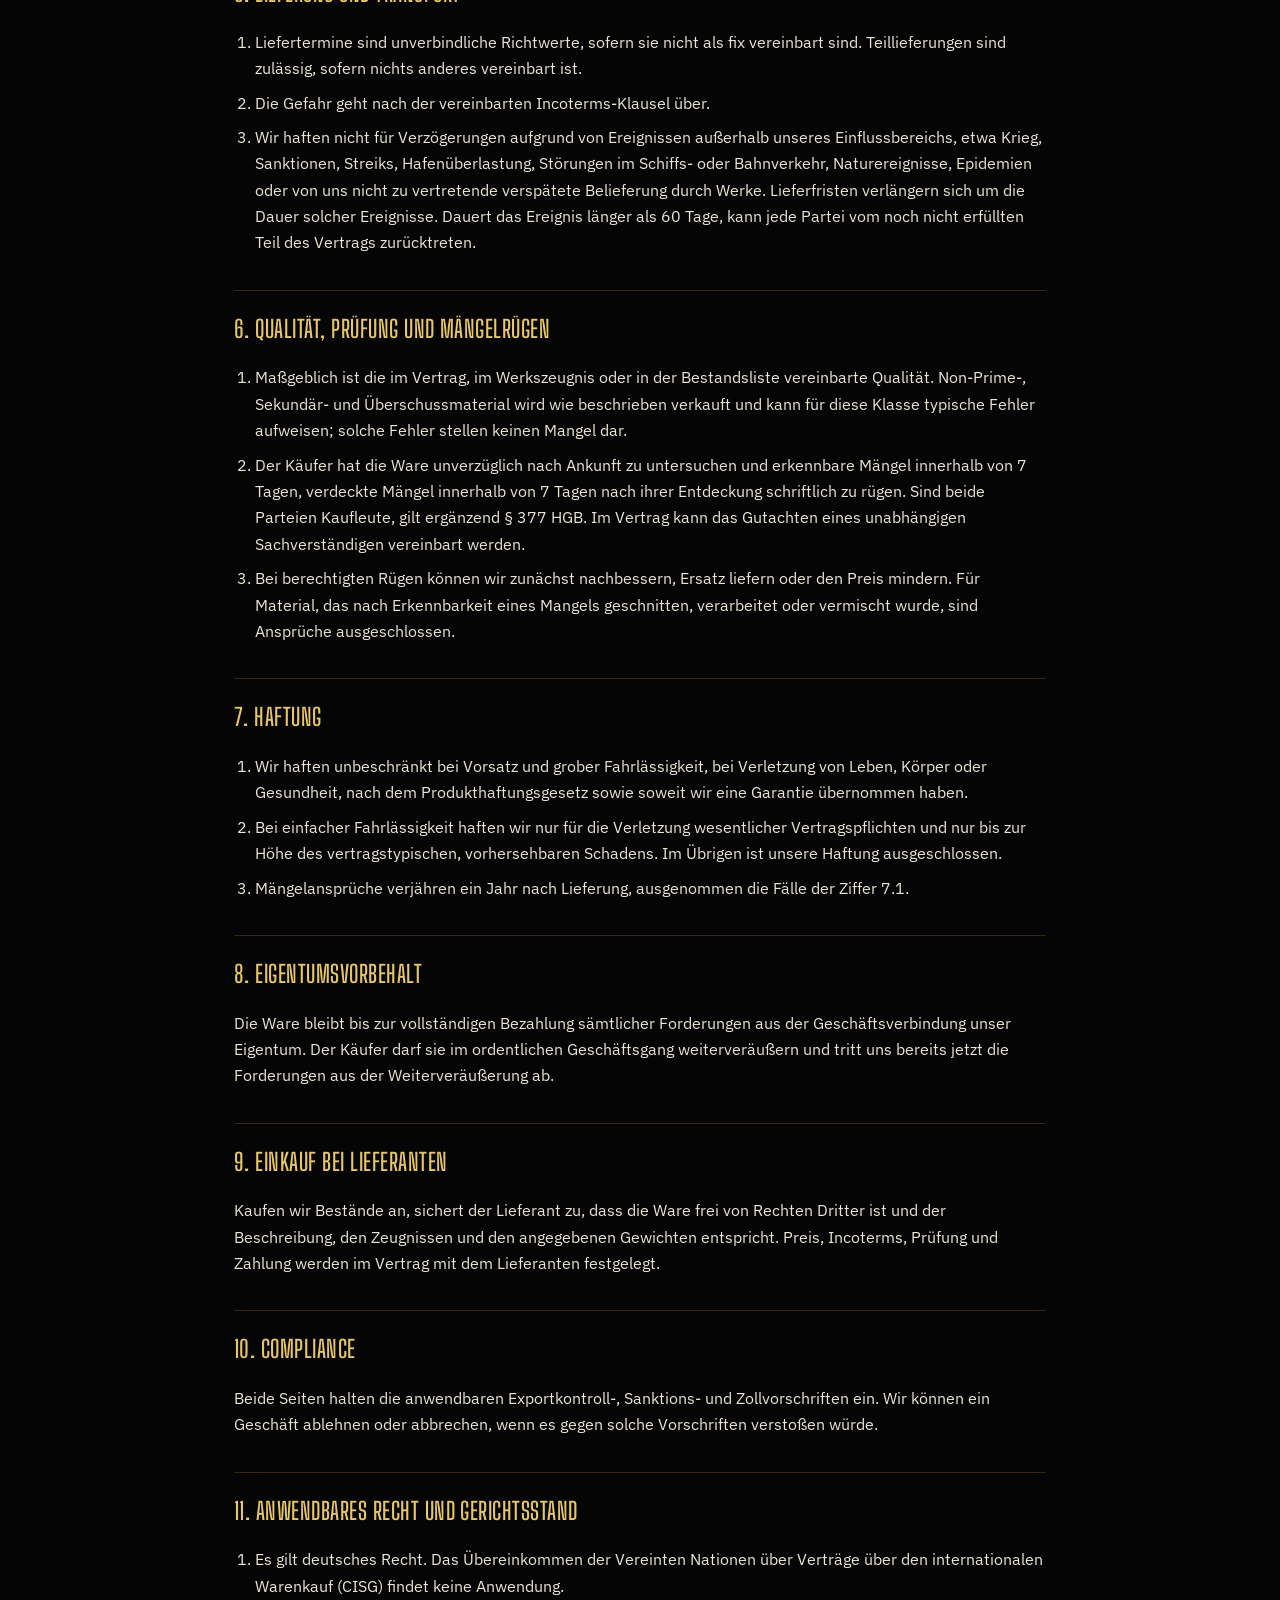
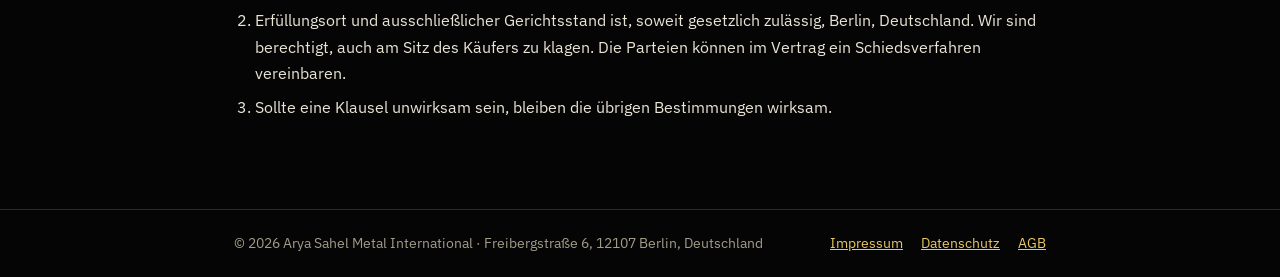
<file: terms-de.html>
<!DOCTYPE html>
<html lang="de">
<head>
<meta charset="utf-8">
<meta name="viewport" content="width=device-width, initial-scale=1">
<title>Allgemeine Geschäftsbedingungen | Arya Sahel Metal International</title>
<meta name="robots" content="index,follow">
<link rel="apple-touch-icon" href="/apple-touch-icon.png">
<meta name="theme-color" content="#050505">
<link rel="alternate" hreflang="en" href="https://aryasahelmetalinternational.com/terms.html">
<link rel="alternate" hreflang="de" href="https://aryasahelmetalinternational.com/terms-de.html">
<link rel="stylesheet" href="fonts/fonts.css">
<link rel="stylesheet" href="legal.css">
</head>
<body>
<header><div class="wrap"><a class="brand" href="index.html?lang=de">Arya Sahel Metal International</a><nav aria-label="Sprache"><a href="terms.html" lang="en" hreflang="en">English</a><a href="terms-de.html" aria-current="page">Deutsch</a><a href="index.html?lang=de">← Zur Website</a></nav></div></header>
<main><div class="wrap">
<h1>Allgemeine Geschäfts&shy;bedingungen</h1>
<p class="sub">AGB · Fassung vom November 2026</p>
<p class="note">Diese Bedingungen gelten ausschließlich gegenüber gewerblichen Kunden und Lieferanten. Sie werden Vertragsbestandteil, wenn ein Angebot, eine Auftragsbestätigung oder ein Vertrag auf sie verweist. Soweit ein Einzelvertrag etwas anderes bestimmt, geht der Einzelvertrag vor.</p>

<h2>1. Vertragspartner und Geltungsbereich</h2>
<ol><li>Diese Bedingungen gelten für alle Angebote, Verkäufe, Einkäufe und Lieferungen von Arya Sahel Metal International, Inhaberin Ellaha Ghodoussi, Freibergstraße 6, 12107 Berlin, Deutschland („ASMI“, „wir“).</li>
<li>Wir schließen Verträge ausschließlich mit Unternehmern (§ 14 BGB), juristischen Personen und öffentlich-rechtlichen Stellen. An Verbraucher verkaufen wir nicht.</li>
<li>Abweichende oder ergänzende Bedingungen unserer Kunden oder Lieferanten gelten nur, wenn wir ihnen schriftlich zustimmen. Unsere Bedingungen gelten auch dann, wenn wir in Kenntnis abweichender Bedingungen liefern.</li></ol>

<h2>2. Website, Anfragen und Angebote</h2>
<ol><li>Die Angaben auf dieser Website (Produkte, Güten, Abmessungen, Bestandslisten, Preise, Abbildungen) sind allgemeiner Art und unverbindlich. Abbildungen sind Illustrationen.</li>
<li>Durch das Absenden einer Anfrage über diese Website kommt kein Vertrag zustande. Die Anfrage ist lediglich die Bitte um ein Angebot.</li>
<li>Unsere Angebote sind freibleibend, sofern sie nicht als verbindlich gekennzeichnet sind und eine Bindefrist nennen. Non-Prime- und Sekundärmaterial wird nach Verfügbarkeit verkauft; Zwischenverkauf bleibt vorbehalten.</li></ol>

<h2>3. Vertragsschluss</h2>
<ol><li>Ein Vertrag kommt durch unsere schriftliche Auftragsbestätigung, einen von beiden Seiten unterzeichneten Vertrag oder eine vom Käufer angenommene Proforma-Rechnung zustande. E-Mail wahrt die Schriftform.</li>
<li>Menge, Qualität, Spezifikation, Preis, Incoterms, Zahlung, Lieferzeit und Prüfung werden in diesem Dokument festgelegt. Gewichts- und Mengenabweichungen von ± 10 % gelten als vereinbart, sofern nichts anderes bestimmt ist.</li></ol>

<h2>4. Preise und Zahlung</h2>
<ol><li>Die Preise verstehen sich in der im Vertrag genannten Währung und gelten für die dort genannte Klausel der Incoterms® 2020 (zum Beispiel FOB, CFR oder CIF). Ist keine Klausel genannt, gelten die Preise EXW ab Lager unseres Lieferanten.</li>
<li>Die Zahlung erfolgt wie vereinbart, zum Beispiel durch unwiderrufliches Dokumentenakkreditiv, Kasse gegen Dokumente oder Vorauszahlung. Bankgebühren außerhalb Deutschlands trägt der Käufer.</li>
<li>Die Lieferung kann zurückgehalten werden, bis vereinbarte Zahlungen oder Sicherheiten eingegangen sind. Bei Zahlungsverzug gelten die gesetzlichen Regelungen für den Geschäftsverkehr (§ 288 BGB).</li></ol>

<h2>5. Lieferung und Transport</h2>
<ol><li>Liefertermine sind unverbindliche Richtwerte, sofern sie nicht als fix vereinbart sind. Teillieferungen sind zulässig, sofern nichts anderes vereinbart ist.</li>
<li>Die Gefahr geht nach der vereinbarten Incoterms-Klausel über.</li>
<li>Wir haften nicht für Verzögerungen aufgrund von Ereignissen außerhalb unseres Einflussbereichs, etwa Krieg, Sanktionen, Streiks, Hafenüberlastung, Störungen im Schiffs- oder Bahnverkehr, Naturereignisse, Epidemien oder von uns nicht zu vertretende verspätete Belieferung durch Werke. Lieferfristen verlängern sich um die Dauer solcher Ereignisse. Dauert das Ereignis länger als 60 Tage, kann jede Partei vom noch nicht erfüllten Teil des Vertrags zurücktreten.</li></ol>

<h2>6. Qualität, Prüfung und Mängelrügen</h2>
<ol><li>Maßgeblich ist die im Vertrag, im Werkszeugnis oder in der Bestandsliste vereinbarte Qualität. Non-Prime-, Sekundär- und Überschussmaterial wird wie beschrieben verkauft und kann für diese Klasse typische Fehler aufweisen; solche Fehler stellen keinen Mangel dar.</li>
<li>Der Käufer hat die Ware unverzüglich nach Ankunft zu untersuchen und erkennbare Mängel innerhalb von 7 Tagen, verdeckte Mängel innerhalb von 7 Tagen nach ihrer Entdeckung schriftlich zu rügen. Sind beide Parteien Kaufleute, gilt ergänzend § 377 HGB. Im Vertrag kann das Gutachten eines unabhängigen Sachverständigen vereinbart werden.</li>
<li>Bei berechtigten Rügen können wir zunächst nachbessern, Ersatz liefern oder den Preis mindern. Für Material, das nach Erkennbarkeit eines Mangels geschnitten, verarbeitet oder vermischt wurde, sind Ansprüche ausgeschlossen.</li></ol>

<h2>7. Haftung</h2>
<ol><li>Wir haften unbeschränkt bei Vorsatz und grober Fahrlässigkeit, bei Verletzung von Leben, Körper oder Gesundheit, nach dem Produkthaftungsgesetz sowie soweit wir eine Garantie übernommen haben.</li>
<li>Bei einfacher Fahrlässigkeit haften wir nur für die Verletzung wesentlicher Vertragspflichten und nur bis zur Höhe des vertragstypischen, vorhersehbaren Schadens. Im Übrigen ist unsere Haftung ausgeschlossen.</li>
<li>Mängelansprüche verjähren ein Jahr nach Lieferung, ausgenommen die Fälle der Ziffer 7.1.</li></ol>

<h2>8. Eigentumsvorbehalt</h2>
<p>Die Ware bleibt bis zur vollständigen Bezahlung sämtlicher Forderungen aus der Geschäftsverbindung unser Eigentum. Der Käufer darf sie im ordentlichen Geschäftsgang weiterveräußern und tritt uns bereits jetzt die Forderungen aus der Weiterveräußerung ab.</p>

<h2>9. Einkauf bei Lieferanten</h2>
<p>Kaufen wir Bestände an, sichert der Lieferant zu, dass die Ware frei von Rechten Dritter ist und der Beschreibung, den Zeugnissen und den angegebenen Gewichten entspricht. Preis, Incoterms, Prüfung und Zahlung werden im Vertrag mit dem Lieferanten festgelegt.</p>

<h2>10. Compliance</h2>
<p>Beide Seiten halten die anwendbaren Exportkontroll-, Sanktions- und Zollvorschriften ein. Wir können ein Geschäft ablehnen oder abbrechen, wenn es gegen solche Vorschriften verstoßen würde.</p>

<h2>11. Anwendbares Recht und Gerichtsstand</h2>
<ol><li>Es gilt deutsches Recht. Das Übereinkommen der Vereinten Nationen über Verträge über den internationalen Warenkauf (CISG) findet keine Anwendung.</li>
<li>Erfüllungsort und ausschließlicher Gerichtsstand ist, soweit gesetzlich zulässig, Berlin, Deutschland. Wir sind berechtigt, auch am Sitz des Käufers zu klagen. Die Parteien können im Vertrag ein Schiedsverfahren vereinbaren.</li>
<li>Sollte eine Klausel unwirksam sein, bleiben die übrigen Bestimmungen wirksam.</li></ol>
</div></main>
<footer><div class="wrap"><span>© 2026 Arya Sahel Metal International · Freibergstraße 6, 12107 Berlin, Deutschland</span><nav aria-label="Rechtliches"><a href="impressum-de.html">Impressum</a><a href="privacy-de.html">Datenschutz</a><a href="terms-de.html">AGB</a></nav></div></footer>
</body>
</html>
</file>
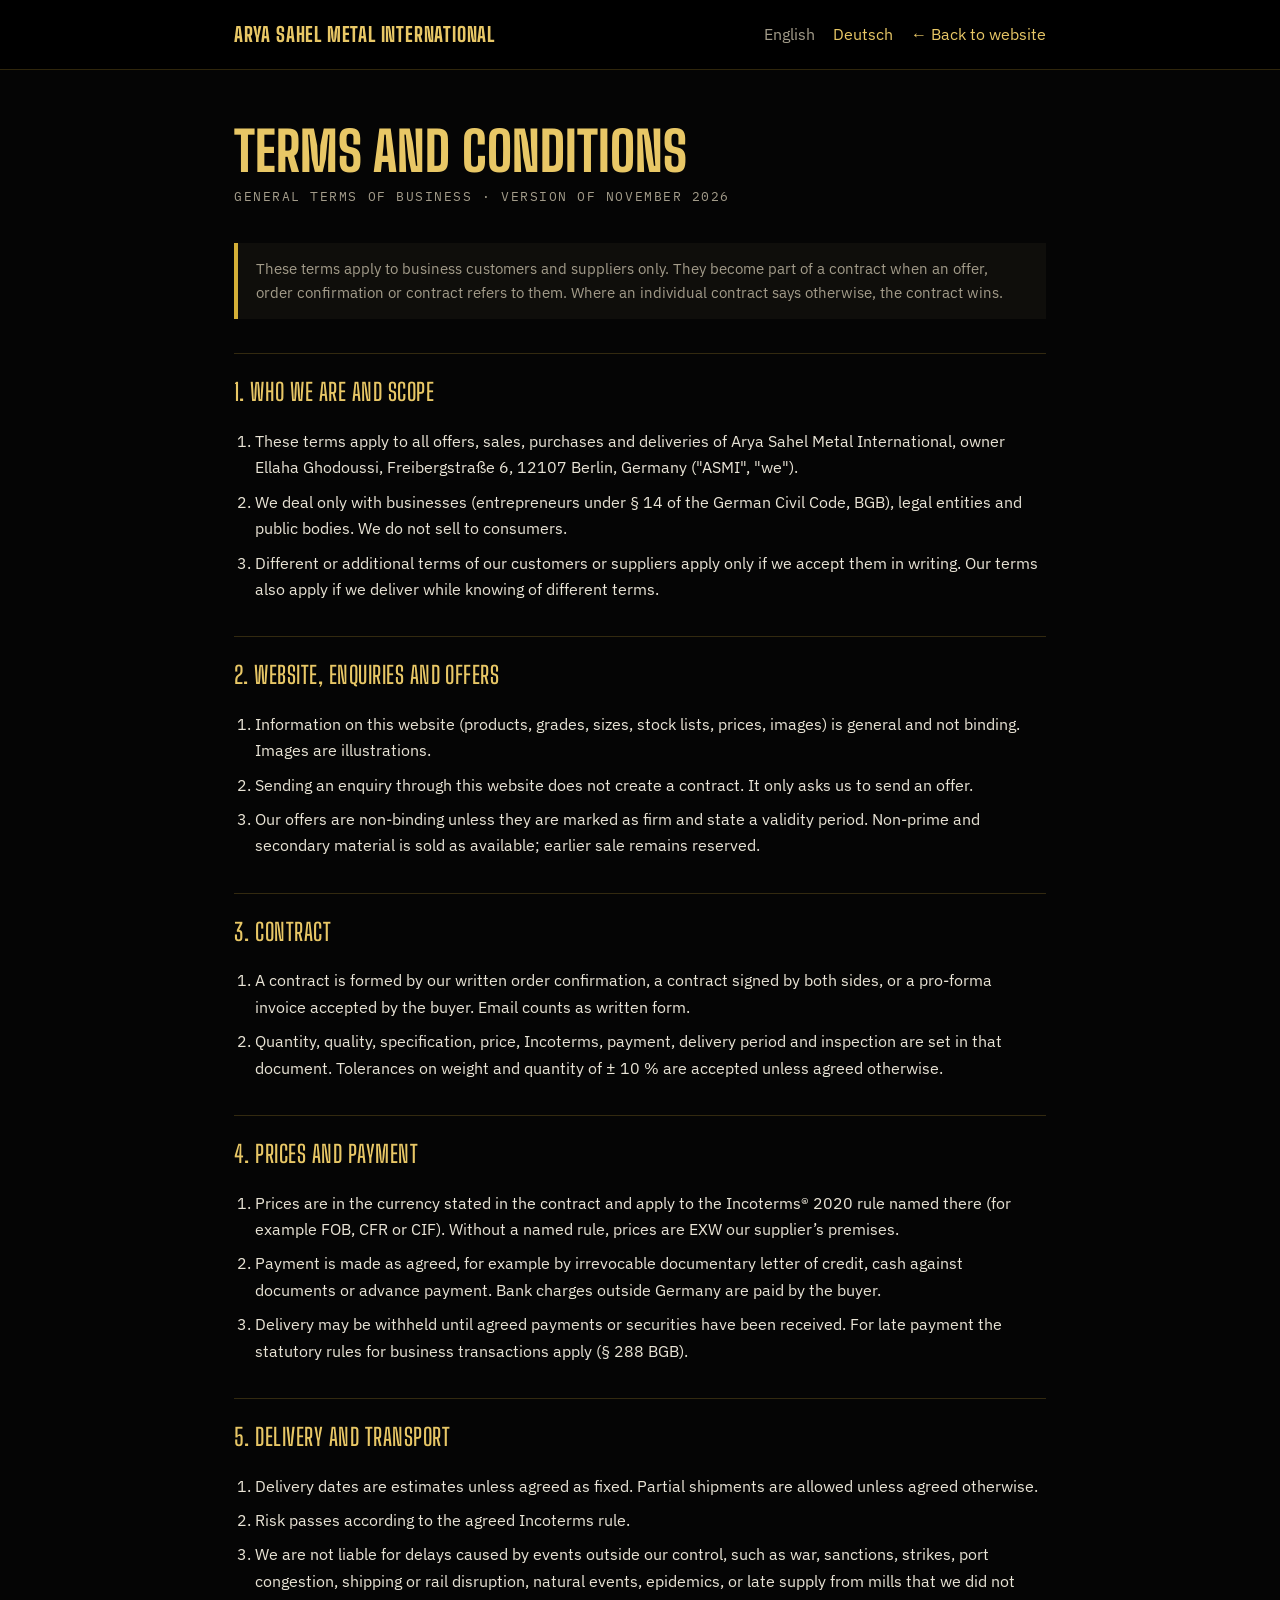
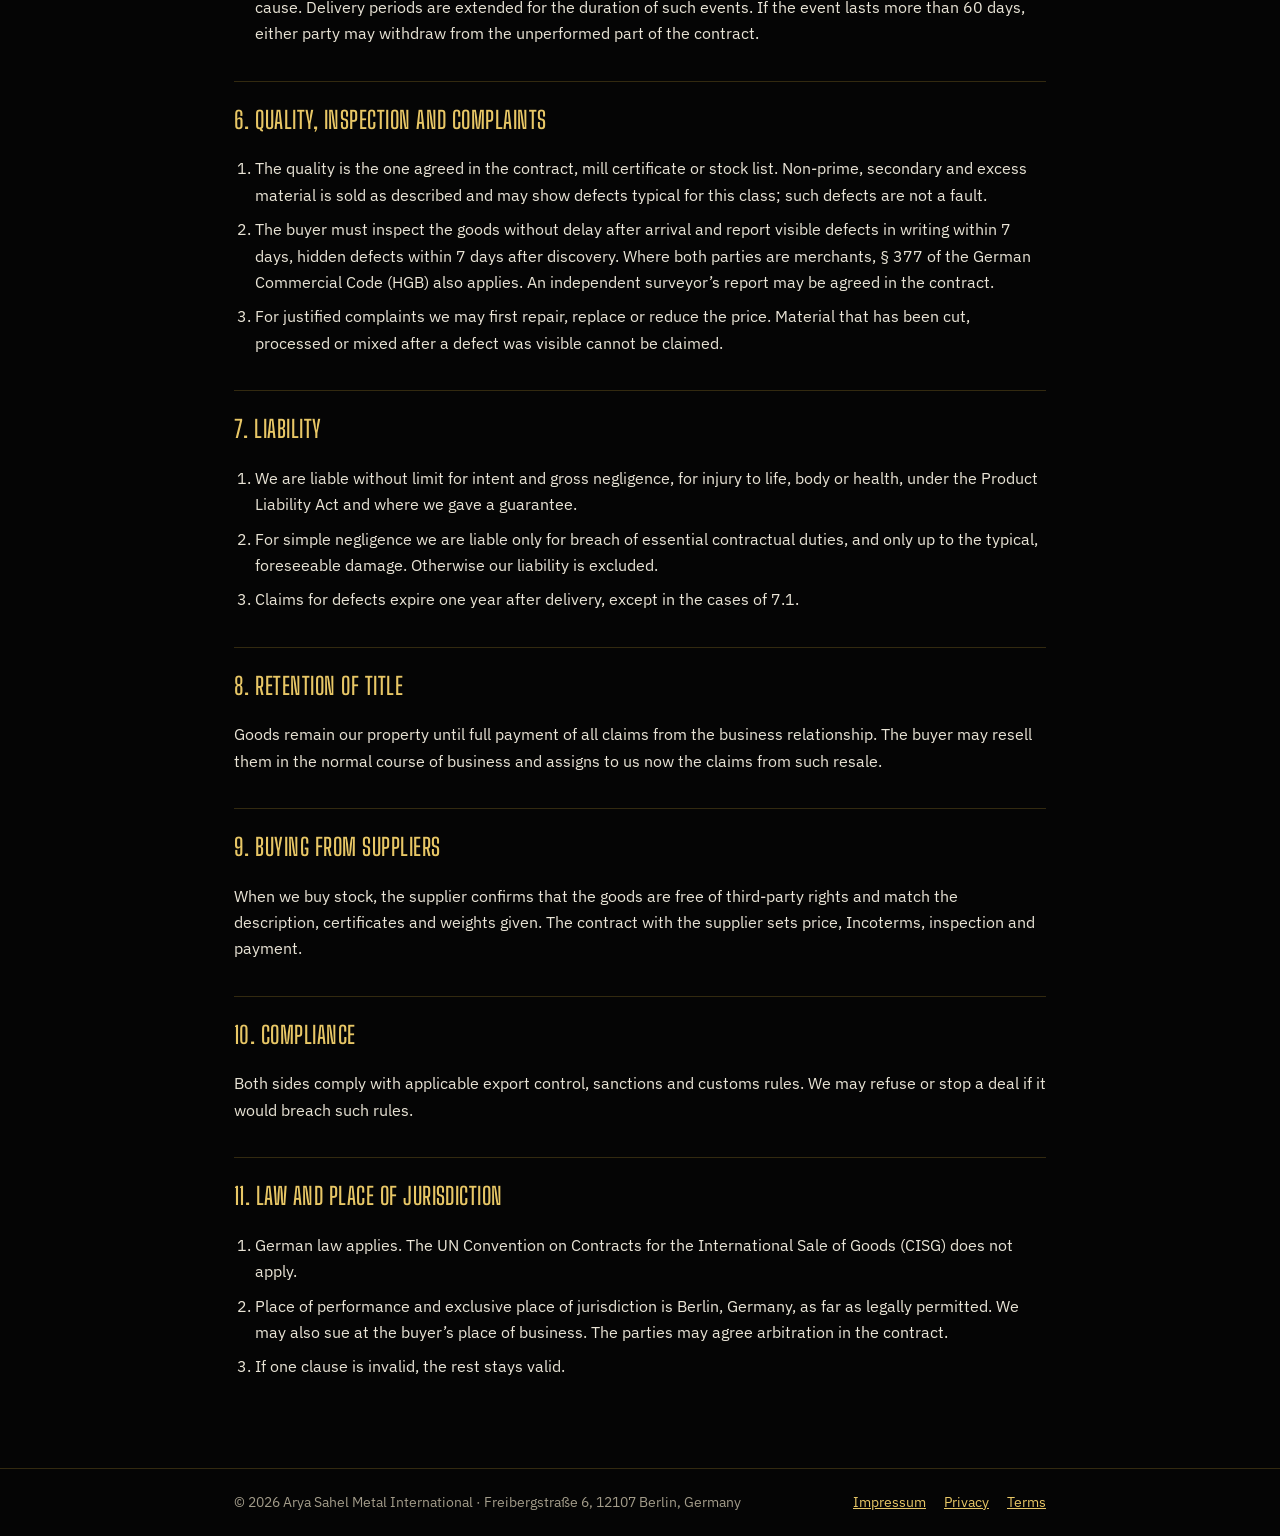
<file: terms.html>
<!DOCTYPE html>
<html lang="en">
<head>
<meta charset="utf-8">
<meta name="viewport" content="width=device-width, initial-scale=1">
<title>Terms and Conditions | Arya Sahel Metal International</title>
<meta name="robots" content="index,follow">
<link rel="apple-touch-icon" href="/apple-touch-icon.png">
<meta name="theme-color" content="#050505">
<link rel="stylesheet" href="fonts/fonts.css">
<link rel="icon" href="data:image/svg+xml,%3Csvg xmlns='http://www.w3.org/2000/svg' viewBox='0 0 100 100'%3E%3Cpath d='M50 8 92 88H70L50 48 30 88H8Z' fill='%2316263F'/%3E%3C/svg%3E">
<link rel="alternate" hreflang="en" href="https://aryasahelmetalinternational.com/terms.html">
<link rel="alternate" hreflang="de" href="https://aryasahelmetalinternational.com/terms-de.html">
<link rel="stylesheet" href="legal.css">
</head>
<body>
<header><div class="wrap"><a class="brand" href="index.html">Arya Sahel Metal International</a><nav aria-label="Language"><a href="terms.html" aria-current="page">English</a><a href="terms-de.html" lang="de" hreflang="de">Deutsch</a><a href="index.html">← Back to website</a></nav></div></header>
<main><div class="wrap">
<h1>Terms and Conditions</h1>
<p class="sub">General terms of business · Version of November 2026</p>
<p class="note">These terms apply to business customers and suppliers only. They become part of a contract when an offer, order confirmation or contract refers to them. Where an individual contract says otherwise, the contract wins.</p>

<h2>1. Who we are and scope</h2>
<ol><li>These terms apply to all offers, sales, purchases and deliveries of Arya Sahel Metal International, owner Ellaha Ghodoussi, Freibergstraße 6, 12107 Berlin, Germany ("ASMI", "we").</li>
<li>We deal only with businesses (entrepreneurs under § 14 of the German Civil Code, BGB), legal entities and public bodies. We do not sell to consumers.</li>
<li>Different or additional terms of our customers or suppliers apply only if we accept them in writing. Our terms also apply if we deliver while knowing of different terms.</li></ol>

<h2>2. Website, enquiries and offers</h2>
<ol><li>Information on this website (products, grades, sizes, stock lists, prices, images) is general and not binding. Images are illustrations.</li>
<li>Sending an enquiry through this website does not create a contract. It only asks us to send an offer.</li>
<li>Our offers are non-binding unless they are marked as firm and state a validity period. Non-prime and secondary material is sold as available; earlier sale remains reserved.</li></ol>

<h2>3. Contract</h2>
<ol><li>A contract is formed by our written order confirmation, a contract signed by both sides, or a pro-forma invoice accepted by the buyer. Email counts as written form.</li>
<li>Quantity, quality, specification, price, Incoterms, payment, delivery period and inspection are set in that document. Tolerances on weight and quantity of ± 10 % are accepted unless agreed otherwise.</li></ol>

<h2>4. Prices and payment</h2>
<ol><li>Prices are in the currency stated in the contract and apply to the Incoterms® 2020 rule named there (for example FOB, CFR or CIF). Without a named rule, prices are EXW our supplier’s premises.</li>
<li>Payment is made as agreed, for example by irrevocable documentary letter of credit, cash against documents or advance payment. Bank charges outside Germany are paid by the buyer.</li>
<li>Delivery may be withheld until agreed payments or securities have been received. For late payment the statutory rules for business transactions apply (§ 288 BGB).</li></ol>

<h2>5. Delivery and transport</h2>
<ol><li>Delivery dates are estimates unless agreed as fixed. Partial shipments are allowed unless agreed otherwise.</li>
<li>Risk passes according to the agreed Incoterms rule.</li>
<li>We are not liable for delays caused by events outside our control, such as war, sanctions, strikes, port congestion, shipping or rail disruption, natural events, epidemics, or late supply from mills that we did not cause. Delivery periods are extended for the duration of such events. If the event lasts more than 60 days, either party may withdraw from the unperformed part of the contract.</li></ol>

<h2>6. Quality, inspection and complaints</h2>
<ol><li>The quality is the one agreed in the contract, mill certificate or stock list. Non-prime, secondary and excess material is sold as described and may show defects typical for this class; such defects are not a fault.</li>
<li>The buyer must inspect the goods without delay after arrival and report visible defects in writing within 7 days, hidden defects within 7 days after discovery. Where both parties are merchants, § 377 of the German Commercial Code (HGB) also applies. An independent surveyor’s report may be agreed in the contract.</li>
<li>For justified complaints we may first repair, replace or reduce the price. Material that has been cut, processed or mixed after a defect was visible cannot be claimed.</li></ol>

<h2>7. Liability</h2>
<ol><li>We are liable without limit for intent and gross negligence, for injury to life, body or health, under the Product Liability Act and where we gave a guarantee.</li>
<li>For simple negligence we are liable only for breach of essential contractual duties, and only up to the typical, foreseeable damage. Otherwise our liability is excluded.</li>
<li>Claims for defects expire one year after delivery, except in the cases of 7.1.</li></ol>

<h2>8. Retention of title</h2>
<p>Goods remain our property until full payment of all claims from the business relationship. The buyer may resell them in the normal course of business and assigns to us now the claims from such resale.</p>

<h2>9. Buying from suppliers</h2>
<p>When we buy stock, the supplier confirms that the goods are free of third-party rights and match the description, certificates and weights given. The contract with the supplier sets price, Incoterms, inspection and payment.</p>

<h2>10. Compliance</h2>
<p>Both sides comply with applicable export control, sanctions and customs rules. We may refuse or stop a deal if it would breach such rules.</p>

<h2>11. Law and place of jurisdiction</h2>
<ol><li>German law applies. The UN Convention on Contracts for the International Sale of Goods (CISG) does not apply.</li>
<li>Place of performance and exclusive place of jurisdiction is Berlin, Germany, as far as legally permitted. We may also sue at the buyer’s place of business. The parties may agree arbitration in the contract.</li>
<li>If one clause is invalid, the rest stays valid.</li></ol>
</div></main>
<footer><div class="wrap"><span>© 2026 Arya Sahel Metal International · Freibergstraße 6, 12107 Berlin, Germany</span><nav aria-label="Legal"><a href="impressum.html">Impressum</a><a href="privacy.html">Privacy</a><a href="terms.html">Terms</a></nav></div></footer>
</body>
</html>
</file>
<file: fonts/fonts.css>
@font-face{font-family:"Big Shoulders Display";font-style:normal;font-weight:600;font-display:swap;src:url(big-shoulders-display-latin-600-normal.woff2) format("woff2")}
@font-face{font-family:"Big Shoulders Display";font-style:normal;font-weight:800;font-display:swap;src:url(big-shoulders-display-latin-800-normal.woff2) format("woff2")}
@font-face{font-family:"IBM Plex Sans";font-style:normal;font-weight:400;font-display:swap;src:url(ibm-plex-sans-latin-400-normal.woff2) format("woff2")}
@font-face{font-family:"IBM Plex Sans";font-style:normal;font-weight:500;font-display:swap;src:url(ibm-plex-sans-latin-500-normal.woff2) format("woff2")}
@font-face{font-family:"IBM Plex Sans";font-style:normal;font-weight:600;font-display:swap;src:url(ibm-plex-sans-latin-600-normal.woff2) format("woff2")}
@font-face{font-family:"IBM Plex Mono";font-style:normal;font-weight:400;font-display:swap;src:url(ibm-plex-mono-latin-400-normal.woff2) format("woff2")}
@font-face{font-family:"IBM Plex Mono";font-style:normal;font-weight:500;font-display:swap;src:url(ibm-plex-mono-latin-500-normal.woff2) format("woff2")}
</file>
<file: legal.css>
:root{--bg:#050505;--ink:#E9E4D6;--muted:#A39C8A;--gold:#D4AF37;--gold-hi:#E8C766;--card:#0F0E0B;--rule:rgba(212,175,55,.22);--display:"Big Shoulders Display","Arial Narrow",Impact,sans-serif;--body:"IBM Plex Sans","Helvetica Neue",Arial,sans-serif;--mono:"IBM Plex Mono",ui-monospace,Menlo,monospace;--steel:#A39C8A}
*{box-sizing:border-box}body{margin:0;background:var(--bg);color:var(--ink);font:16px/1.65 var(--body)}
a{color:var(--gold-hi)}a:hover{color:#fff}:focus-visible{outline:3px solid var(--gold);outline-offset:3px}
header{background:#000;border-bottom:1px solid var(--rule)}header .wrap{display:flex;flex-wrap:wrap;gap:8px 22px;justify-content:space-between;align-items:center;padding:18px 24px}
header nav{display:flex;gap:18px;flex-wrap:wrap}header nav a{text-decoration:none}header nav a[aria-current]{color:var(--muted)}
.brand{font-family:var(--display);font-weight:800;font-size:1.25rem;letter-spacing:.04em;text-transform:uppercase;text-decoration:none;color:var(--gold-hi)}
.wrap{max-width:860px;margin:0 auto;padding:0 24px}
main .wrap{padding:56px 24px 72px}
h1{font-family:var(--display);font-weight:800;text-transform:uppercase;font-size:clamp(2.2rem,6vw,3.4rem);line-height:.95;margin:0 0 8px;color:var(--gold-hi);overflow-wrap:anywhere}
.sub{font-family:var(--mono);font-size:.8rem;letter-spacing:.12em;text-transform:uppercase;color:var(--muted);margin:0 0 36px}
h2{font-family:var(--display);font-weight:600;text-transform:uppercase;font-size:1.5rem;letter-spacing:.02em;margin:34px 0 8px;padding-top:18px;border-top:1px solid var(--rule);color:var(--gold-hi)}
.card{background:var(--card);border:1px solid var(--rule);padding:22px 24px;margin:0 0 8px}
dl{display:grid;grid-template-columns:200px 1fr;gap:6px 20px;margin:0}dt{font-family:var(--mono);font-size:.82rem;color:var(--muted);text-transform:uppercase;letter-spacing:.06em;padding-top:2px}dd{margin:0}
@media(max-width:600px){dl{grid-template-columns:1fr}dd{margin-bottom:10px}}
footer{border-top:1px solid var(--rule);font-size:.88rem;color:var(--muted)}footer .wrap{display:flex;flex-wrap:wrap;gap:8px 22px;justify-content:space-between;padding:22px 24px}
footer nav{display:flex;gap:18px}
ol{padding-left:1.3em}li{margin:0 0 8px}.note{background:var(--card);border-left:4px solid var(--gold);padding:14px 18px;margin:0 0 26px;color:var(--muted);font-size:.92rem}
code{color:var(--gold-hi)}
</file>
